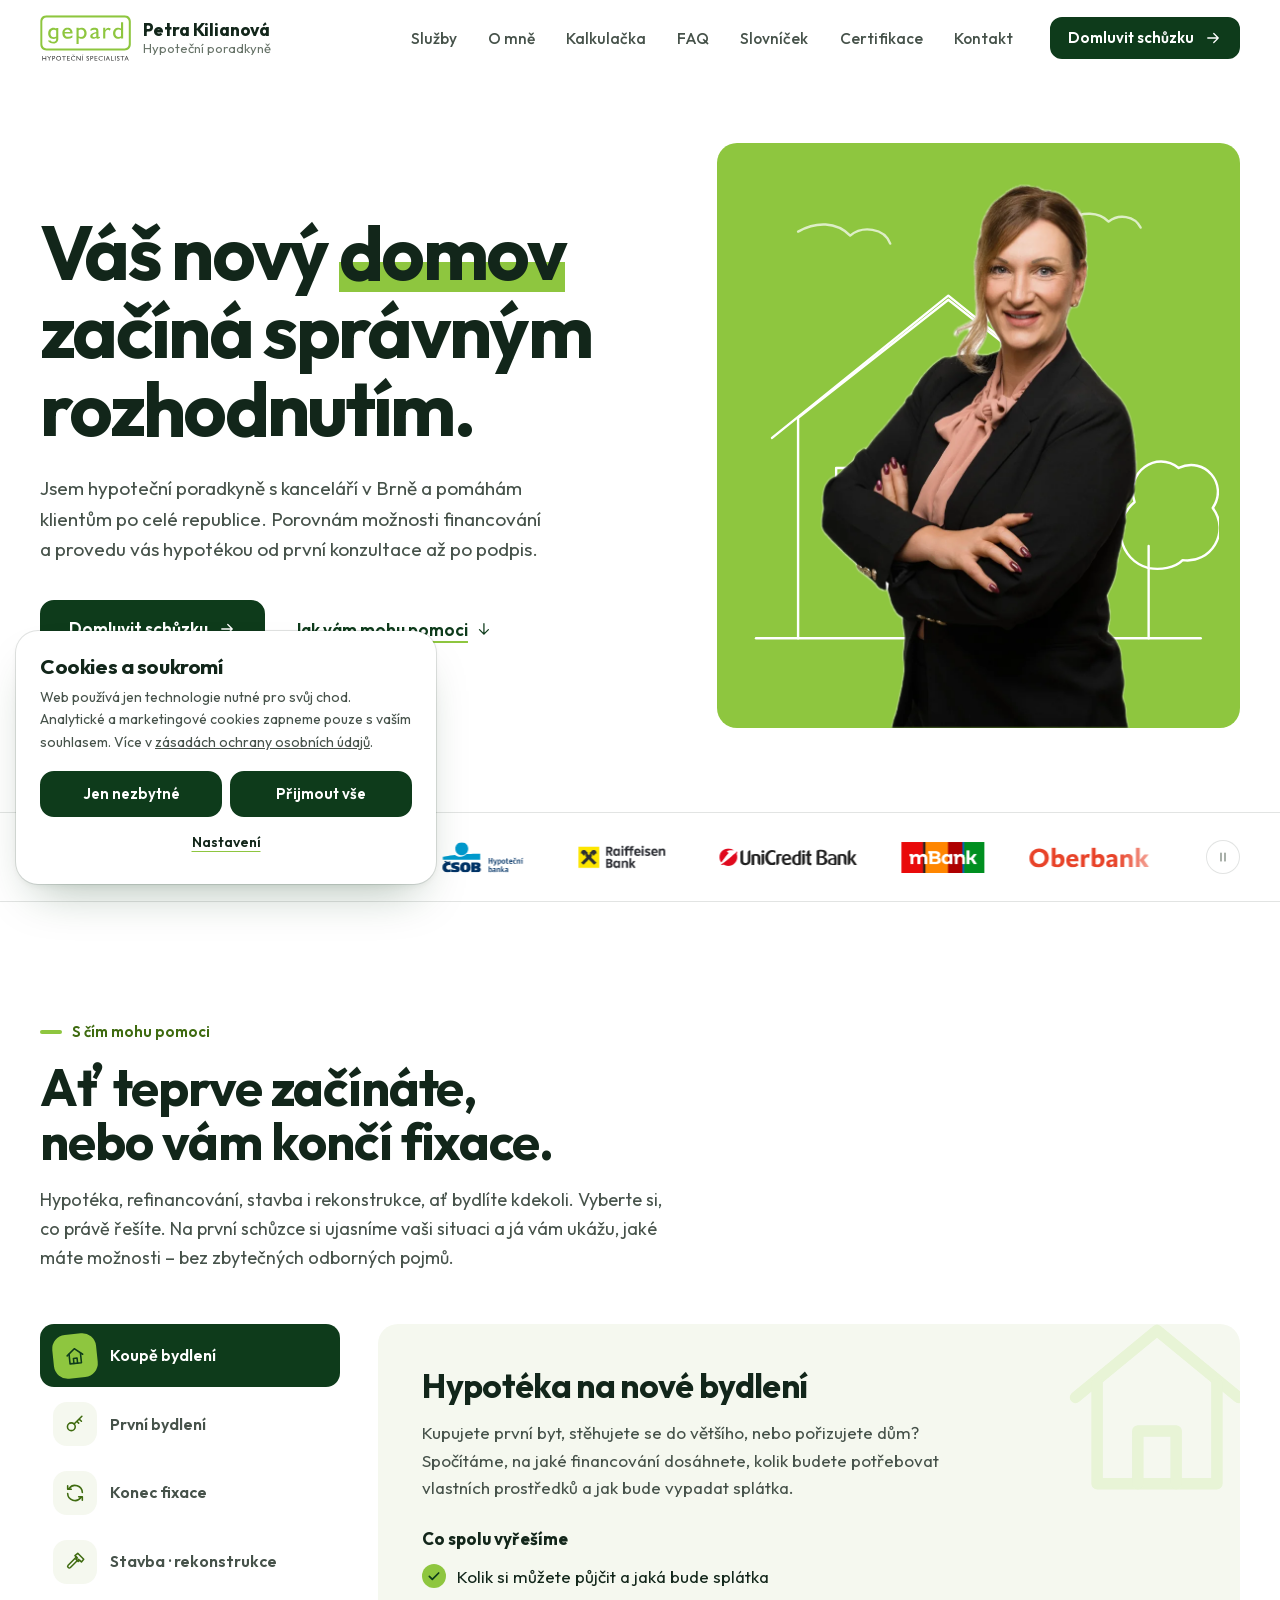
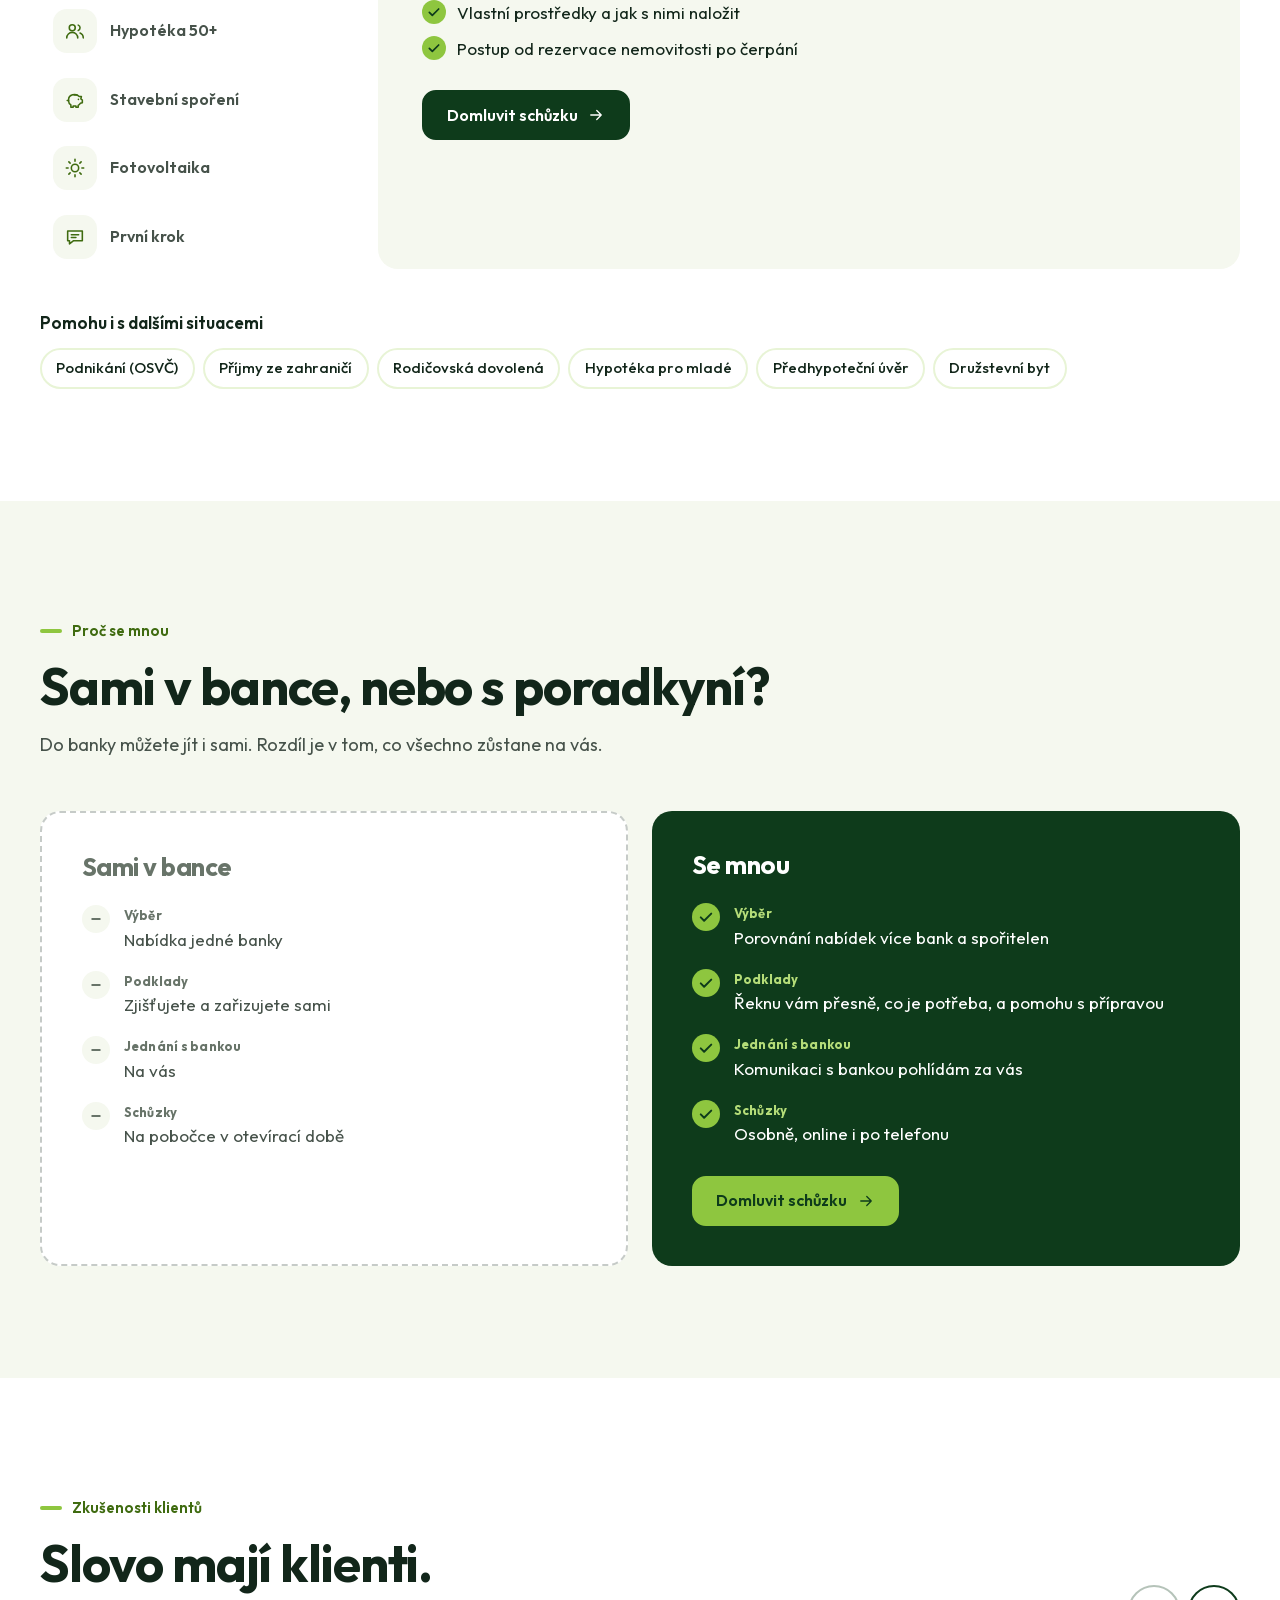
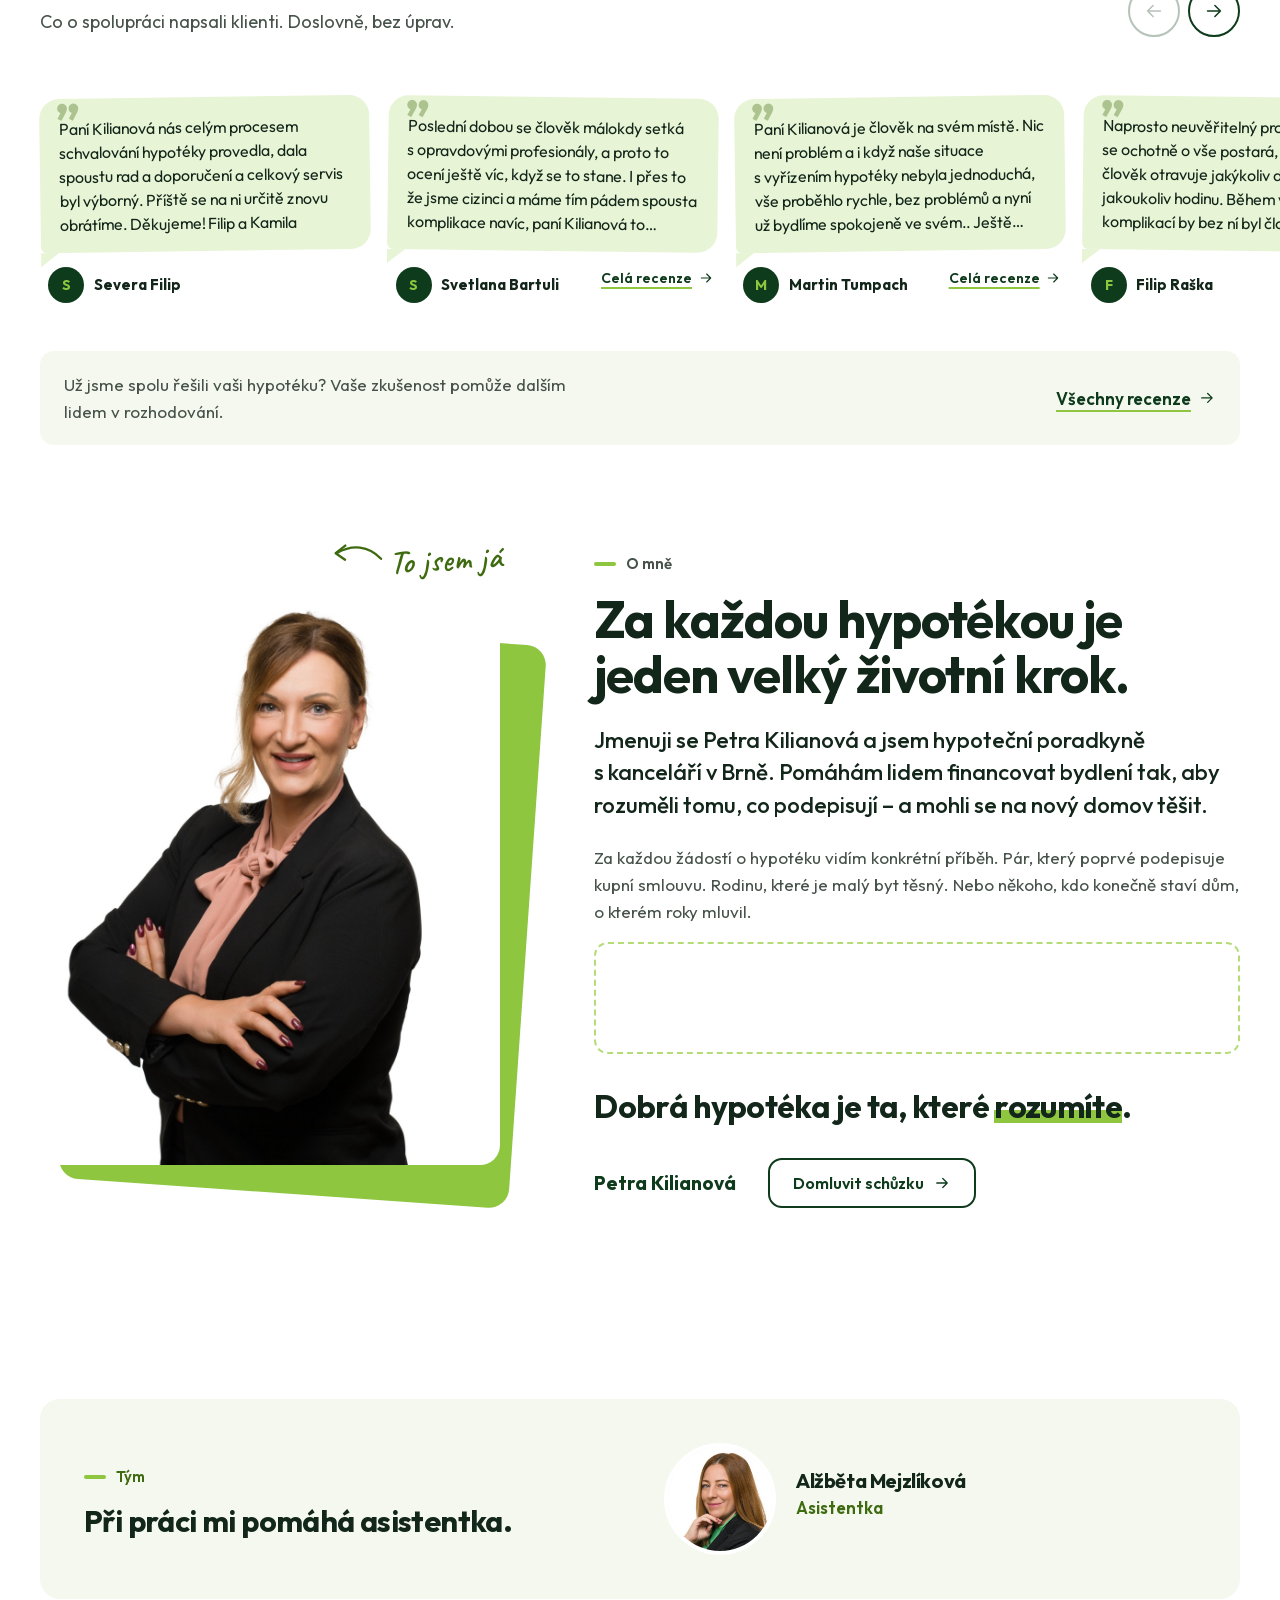
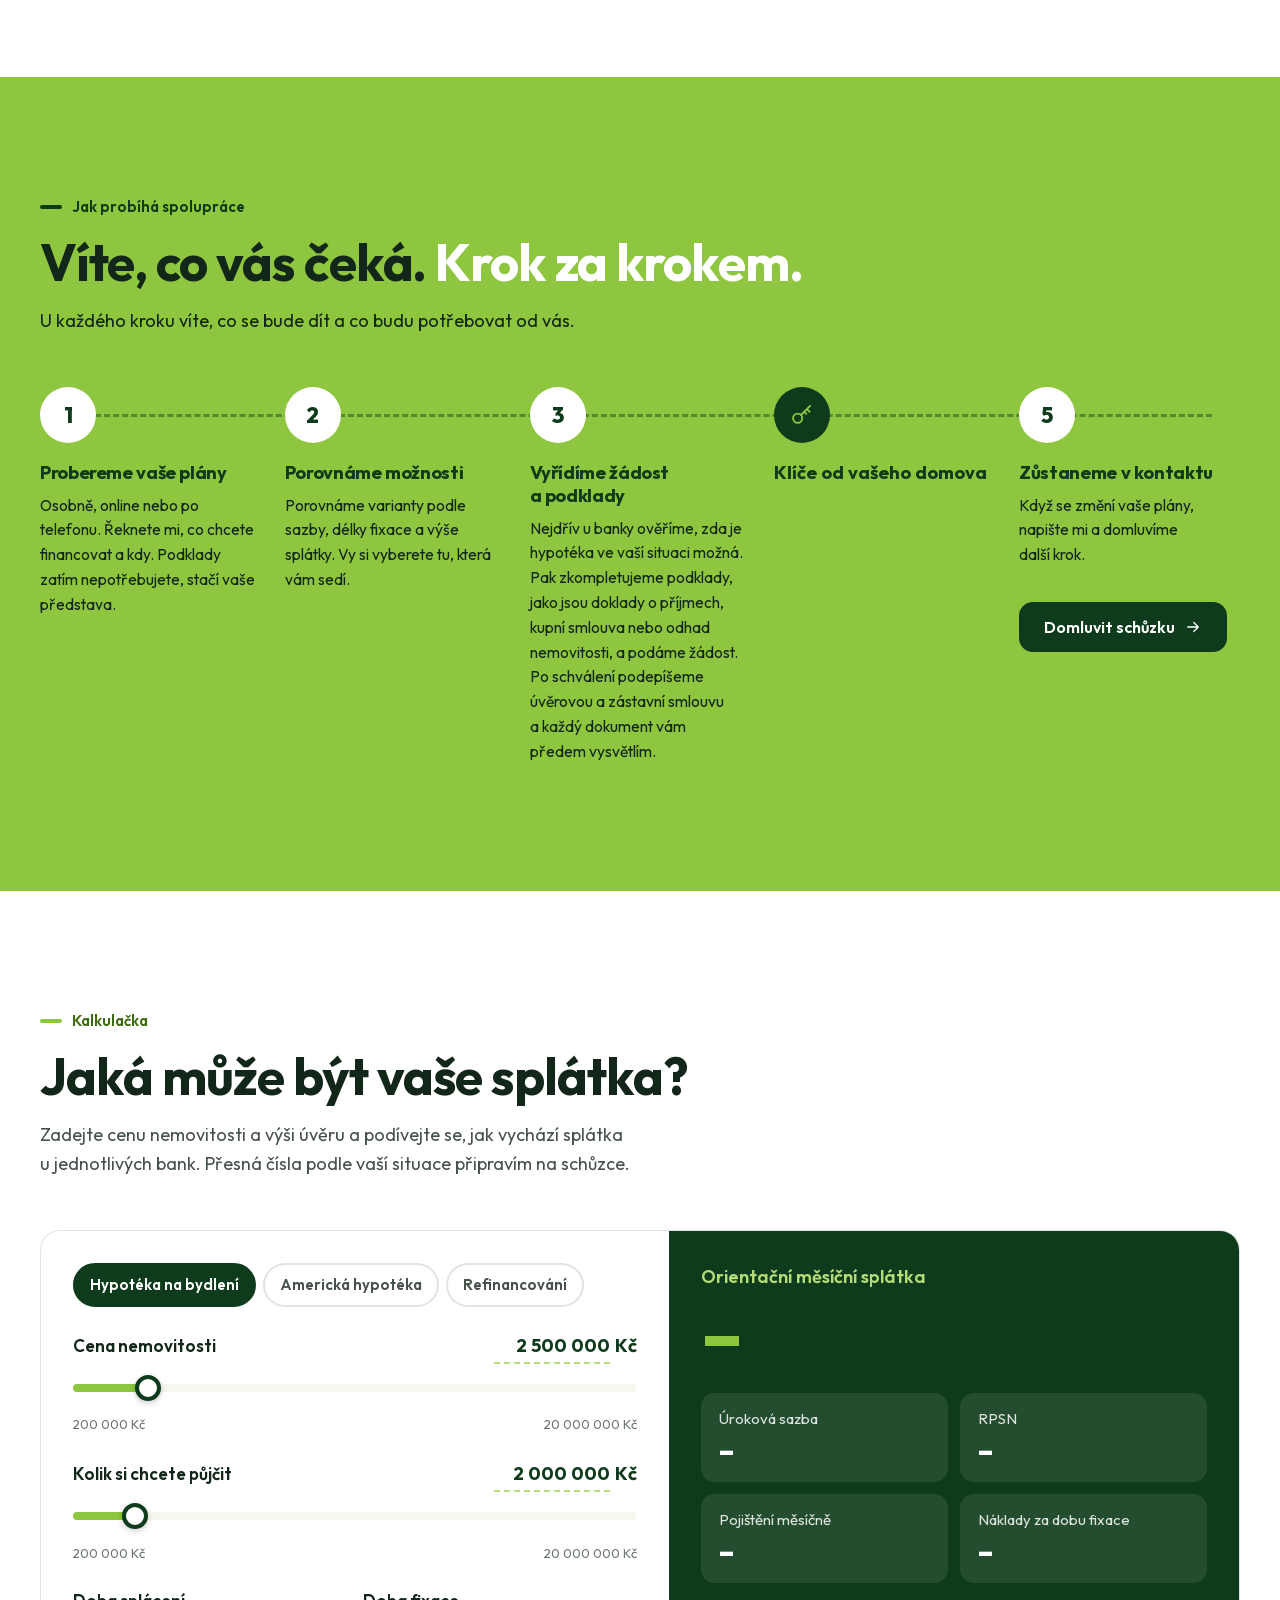
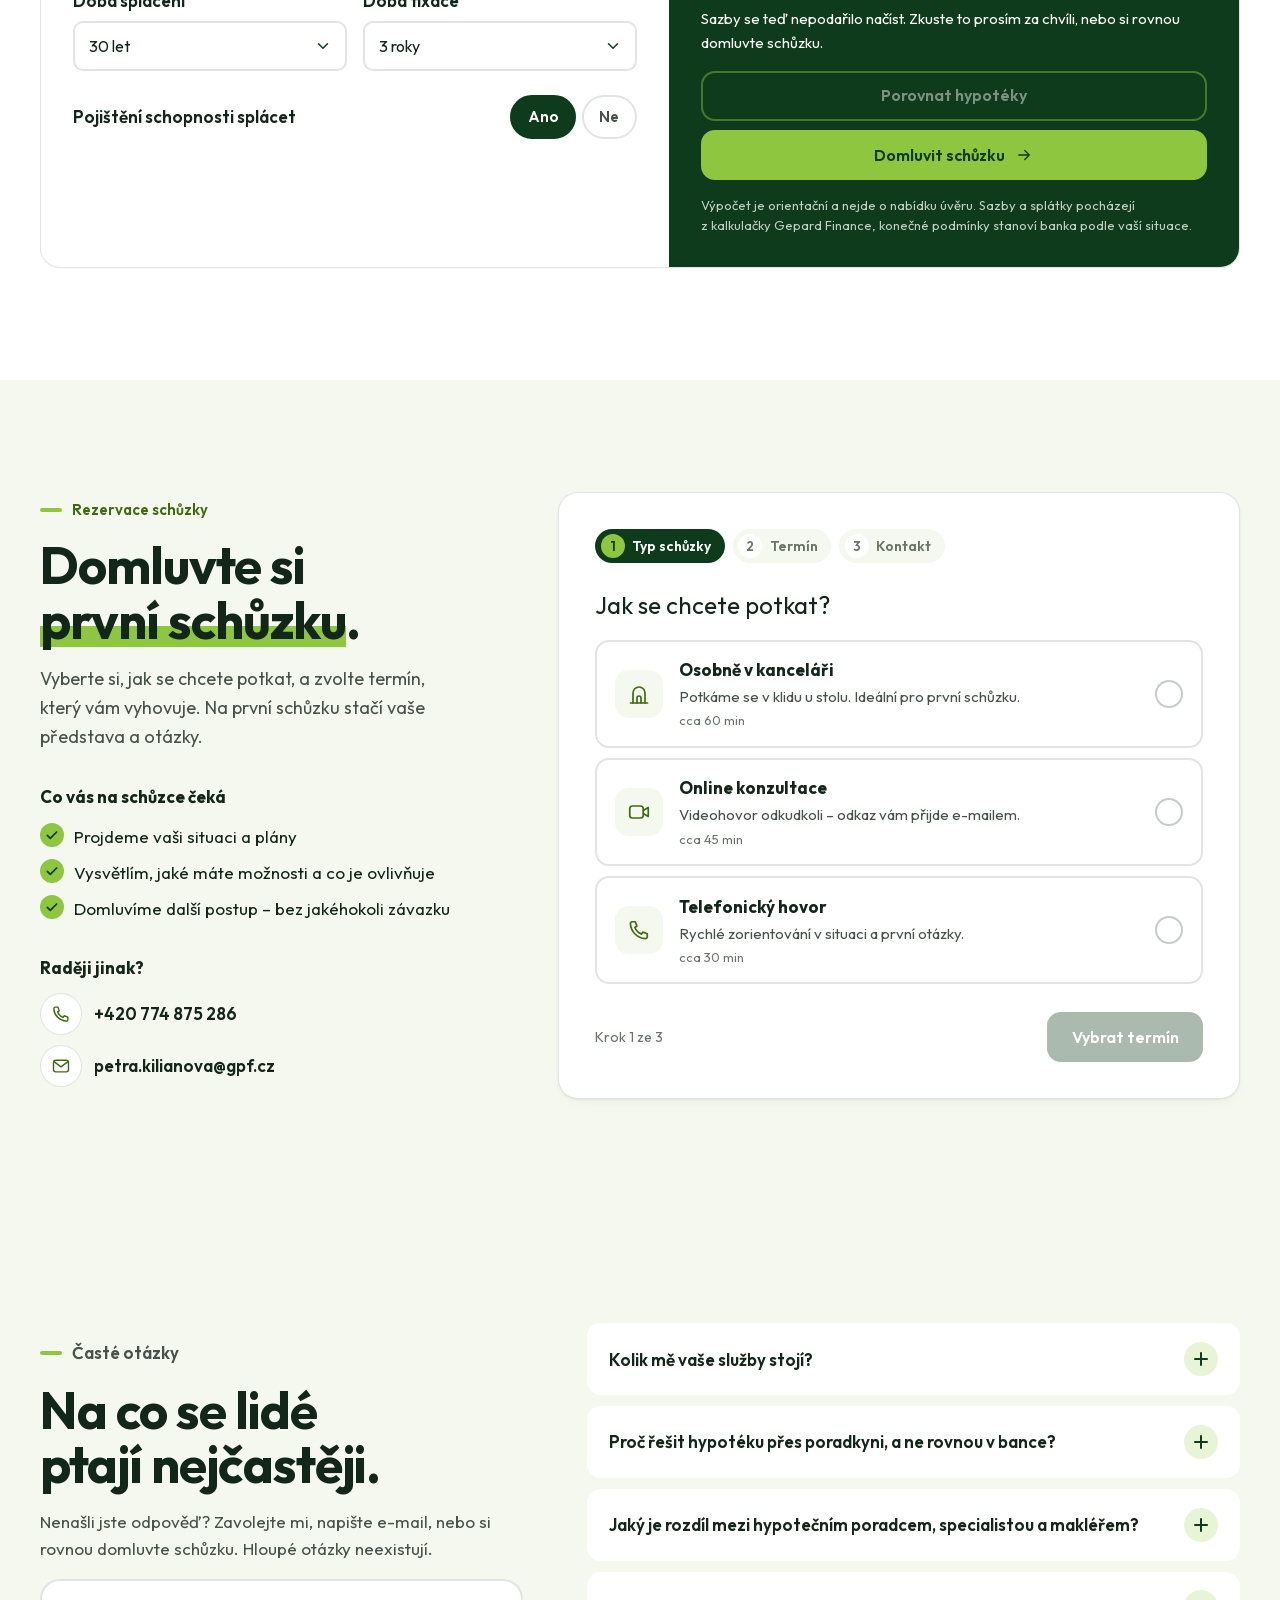
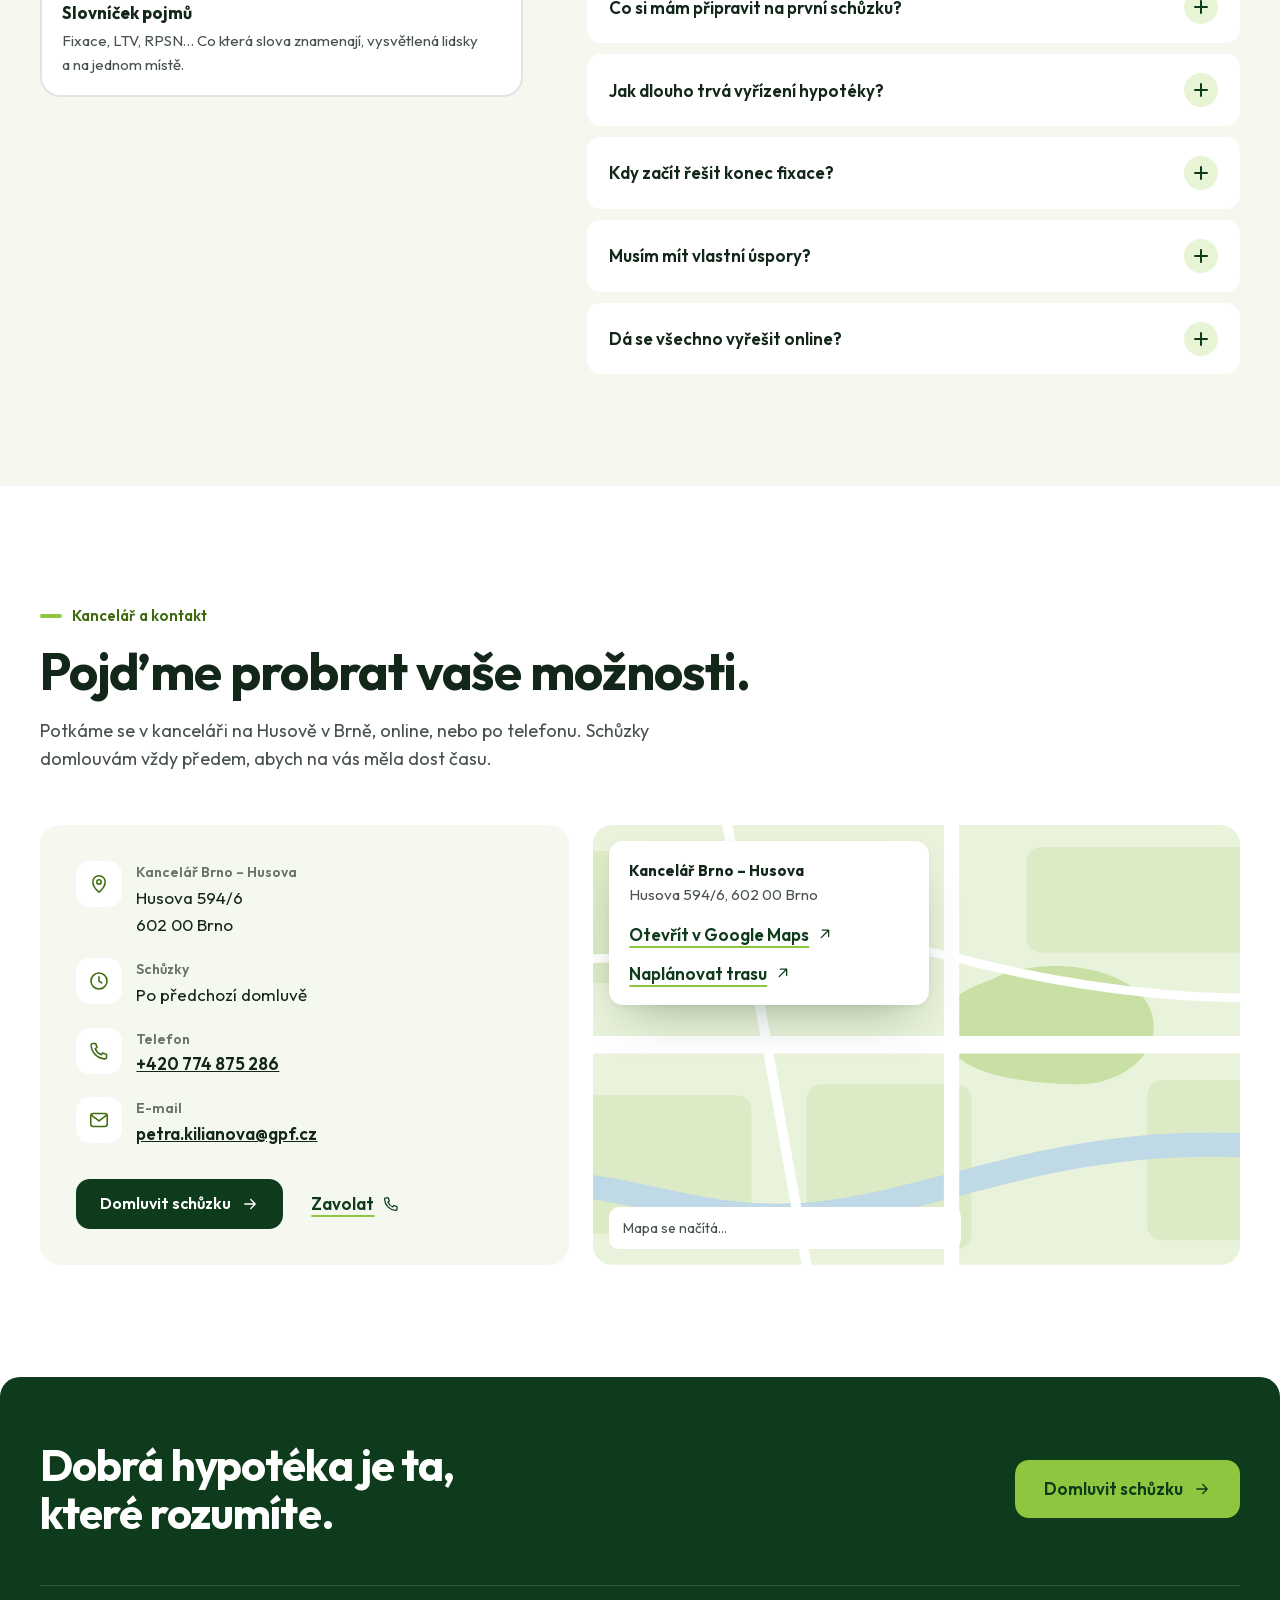
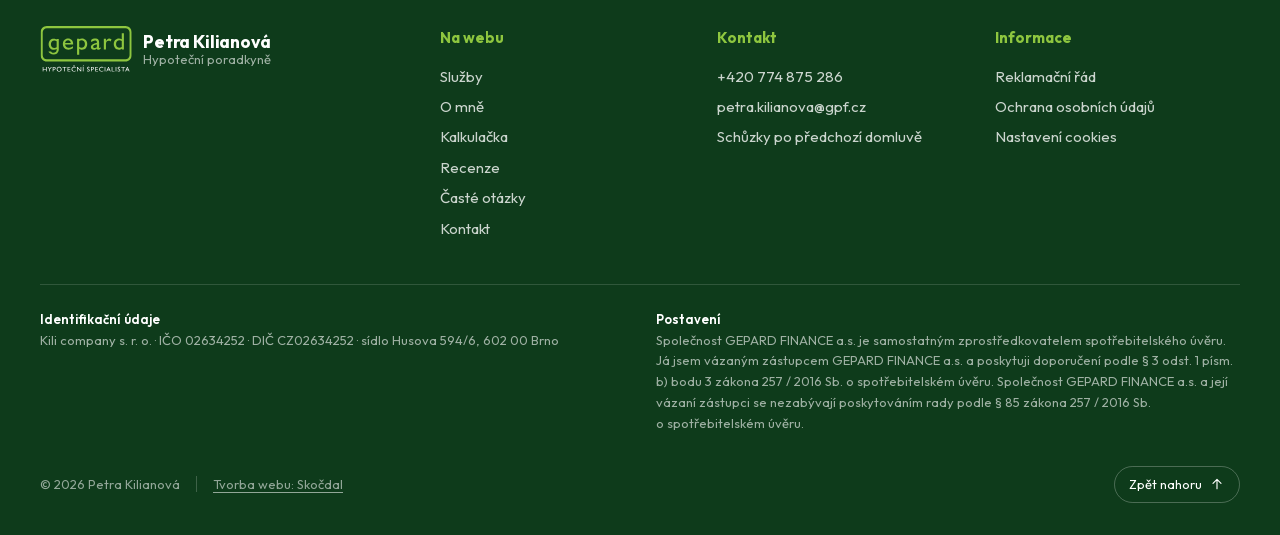
<file: index.html>
<!doctype html>
<html lang="cs">
	<head>
		<meta charset="utf-8" />
		<meta name="viewport" content="width=device-width, initial-scale=1, viewport-fit=cover" />
		<!-- seo-head:start -->
		<title>Petra Kilianová – hypoteční poradkyně</title>
		<meta
			name="description"
			content="Hypoteční poradkyně s kanceláří v Brně, pomáhám po celé ČR. Porovnám nabídky bank a provedu vás hypotékou i refinancováním. Osobně, online i po telefonu."
		/>
		<link rel="canonical" href="https://petaholec.github.io/petra-kilianova-web/" />

		<!-- Sdílení na sociálních sítích -->
		<meta property="og:type" content="website" />
		<meta property="og:locale" content="cs_CZ" />
		<meta property="og:url" content="https://petaholec.github.io/petra-kilianova-web/" />
		<meta property="og:site_name" content="Petra Kilianová" />
		<meta property="og:title" content="Petra Kilianová – hypoteční poradkyně" />
		<meta
			property="og:description"
			content="Hypoteční poradkyně s kanceláří v Brně, pomáhám po celé ČR. Porovnám nabídky bank a provedu vás hypotékou i refinancováním. Osobně, online i po telefonu."
		/>
		<meta name="twitter:card" content="summary" />

		<script type="application/ld+json">
			{
				"@context": "https://schema.org",
				"@graph": [
					{
						"@type": "FinancialService",
						"@id": "https://petaholec.github.io/petra-kilianova-web/#poradkyne",
						"name": "Petra Kilianová – hypoteční poradkyně",
						"description": "Hypoteční poradkyně s kanceláří v Brně, pomáhám po celé ČR. Porovnám nabídky bank a provedu vás hypotékou i refinancováním. Osobně, online i po telefonu.",
						"url": "https://petaholec.github.io/petra-kilianova-web/",
						"telephone": "+420774875286",
						"email": "petra.kilianova@gpf.cz",
						"brand": {
							"@type": "Brand",
							"name": "Gepard Finance"
						},
						"areaServed": {
							"@type": "Country",
							"name": "Česko"
						},
						"address": {
							"@type": "PostalAddress",
							"streetAddress": "Husova 594/6",
							"postalCode": "602 00",
							"addressLocality": "Brno",
							"addressCountry": "CZ"
						},
						"hasOfferCatalog": {
							"@type": "OfferCatalog",
							"name": "Služby",
							"itemListElement": [
								{
									"@type": "Offer",
									"itemOffered": {
										"@type": "Service",
										"name": "Hypotéka na nové bydlení",
										"description": "Kupujete první byt, stěhujete se do většího, nebo pořizujete dům? Spočítáme, na jaké financování dosáhnete, kolik budete potřebovat vlastních prostředků a jak bude vypadat splátka."
									}
								},
								{
									"@type": "Offer",
									"itemOffered": {
										"@type": "Service",
										"name": "Hypotéka na první bydlení",
										"description": "Chcete být konečně ve svém? Provedu vás celým procesem krok za krokem – od první úvahy přes výběr financování až po podpis a čerpání."
									}
								},
								{
									"@type": "Offer",
									"itemOffered": {
										"@type": "Service",
										"name": "Refinancování hypotéky",
										"description": "Blíží se konec fixace, nebo máte pocit, že vaše hypotéka už neodpovídá vašemu životu? Porovnáme nabídku vaší banky s dalšími možnostmi a společně zvážíme, co dává smysl."
									}
								},
								{
									"@type": "Offer",
									"itemOffered": {
										"@type": "Service",
										"name": "Financování stavby nebo rekonstrukce",
										"description": "Stavíte dům, nebo chcete z bytu udělat domov podle svých představ? Najdeme financování, které počítá s průběžným čerpáním, rozpočtem i tím, že ne všechno půjde přesně podle plánu."
									}
								},
								{
									"@type": "Offer",
									"itemOffered": {
										"@type": "Service",
										"name": "Hypotéka po padesátce",
										"description": "Pořizujete bydlení, rekonstruujete to současné, nebo chcete pomoci dětem? I v pozdějším věku se dá hypotéka řešit. Projdeme, jaké máte možnosti a co banky posuzují."
									}
								},
								{
									"@type": "Offer",
									"itemOffered": {
										"@type": "Service",
										"name": "Stavební spoření",
										"description": "Spořit na bydlení se dá i chytře, ať už na rekonstrukci, nebo jako doplněk financování. Vysvětlím, jak stavební spoření funguje a jestli se vám hodí."
									}
								},
								{
									"@type": "Offer",
									"itemOffered": {
										"@type": "Service",
										"name": "Financování fotovoltaiky",
										"description": "Chcete snížit náklady na energie a postavit si vlastní fotovoltaiku? Pomůžu vám zorientovat se v možnostech, jak ji financovat."
									}
								},
								{
									"@type": "Offer",
									"itemOffered": {
										"@type": "Service",
										"name": "Konzultace možností financování",
										"description": "Ještě nevíte, jestli je hypotéka pro vás, nebo kdy je ten správný čas? Projdeme vaši situaci a odejdete s jasnou představou, jaké máte možnosti a co udělat jako první."
									}
								}
							]
						}
					},
					{
						"@type": "Person",
						"name": "Petra Kilianová",
						"jobTitle": "Hypoteční poradkyně",
						"worksFor": {
							"@id": "https://petaholec.github.io/petra-kilianova-web/#poradkyne"
						}
					},
					{
						"@type": "FAQPage",
						"mainEntity": [
							{
								"@type": "Question",
								"name": "Kolik mě vaše služby stojí?",
								"acceptedAnswer": {
									"@type": "Answer",
									"text": "Vás nic. Mé služby jsou pro vás zdarma, odměnu mi platí banka."
								}
							},
							{
								"@type": "Question",
								"name": "Proč řešit hypotéku přes poradkyni, a ne rovnou v bance?",
								"acceptedAnswer": {
									"@type": "Answer",
									"text": "Uvidíte víc nabídek najednou a nemusíte obcházet jednotlivé banky. Pomohu vám s podklady, s komunikací s bankou i s tím, abyste rozuměli každé smlouvě. Rozhodnutí je vždy na vás."
								}
							},
							{
								"@type": "Question",
								"name": "Jaký je rozdíl mezi hypotečním poradcem, specialistou a makléřem?",
								"acceptedAnswer": {
									"@type": "Answer",
									"text": "V běžné řeči jde většinou o totéž: o člověka, který vám pomůže porovnat nabídky bank a vyřídit hypotéku. Důležitější než název je, kolik nabídek s vámi projde a jestli rozumíte tomu, co podepisujete."
								}
							},
							{
								"@type": "Question",
								"name": "Co si mám připravit na první schůzku?",
								"acceptedAnswer": {
									"@type": "Answer",
									"text": "Stačí představa o tom, co chcete financovat, a přehled o vašich příjmech a výdajích. Konkrétní doklady řešíme až v dalším kroku – dostanete ode mě přesný seznam."
								}
							},
							{
								"@type": "Question",
								"name": "Jak dlouho trvá vyřízení hypotéky?",
								"acceptedAnswer": {
									"@type": "Answer",
									"text": "Záleží na bance, typu nemovitosti a na tom, jak rychle se podaří připravit podklady. Obvykle počítejte s několika týdny. Odhad pro vaši situaci vám řeknu na první schůzce."
								}
							},
							{
								"@type": "Question",
								"name": "Kdy začít řešit konec fixace?",
								"acceptedAnswer": {
									"@type": "Answer",
									"text": "Ideálně několik měsíců předem. Budete mít čas porovnat nabídku své banky s dalšími možnostmi a v klidu se rozhodnout."
								}
							},
							{
								"@type": "Question",
								"name": "Musím mít vlastní úspory?",
								"acceptedAnswer": {
									"@type": "Answer",
									"text": "Banky obvykle financují jen část hodnoty nemovitosti, zbytek je potřeba pokrýt z vlastních zdrojů. Kolik to bude ve vašem případě a jaké máte možnosti, spočítáme spolu."
								}
							},
							{
								"@type": "Question",
								"name": "Dá se všechno vyřešit online?",
								"acceptedAnswer": {
									"@type": "Answer",
									"text": "Většinu kroků zvládneme online nebo po telefonu. Pokud dáváte přednost osobnímu setkání, potkáme se v kanceláři."
								}
							}
						]
					}
				]
			}
		</script>
		<!-- seo-head:end -->

		<meta name="theme-color" content="#FFFFFF" />

		<link rel="icon" href="assets/img/favicon.ico" sizes="16x16 32x32" />
		<link
			rel="preload"
			href="assets/fonts/outfit-var-latin.woff2"
			as="font"
			type="font/woff2"
			crossorigin
		/>
		<link rel="stylesheet" href="assets/css/styles.css?v=202611064" />

		<script>
			document.documentElement.classList.add('js');
		</script>

		<!-- Obsah (texty, kontakty, služby…) – upravujte v tomto souboru -->
		<script defer src="content/site.js?v=202611064"></script>

		<!-- Logika webu -->
		<script defer src="content/blog/posts.js"></script>
		<script defer src="assets/js/core.js?v=202611064"></script>
		<script defer src="assets/js/blog.js?v=202611064"></script>
		<script defer src="assets/js/consent.js?v=202611064"></script>
		<script defer src="assets/js/booking.js?v=202611064"></script>
		<script defer src="assets/js/app.js?v=202611064"></script>
	</head>
	<body data-page="home">
		<div data-render="header"></div>

		<main id="main" tabindex="-1">
			<!-- seo-main:start -->
			<div class="seo-static">
				<h1>Váš nový domov začíná správným rozhodnutím.</h1>
				<p>
					Jsem hypoteční poradkyně s kanceláří v Brně a pomáhám klientům po celé
					republice. Porovnám možnosti financování a provedu vás hypotékou od první
					konzultace až po podpis.
				</p>
				<h2>Ať teprve začínáte, nebo vám končí fixace.</h2>
				<p>
					Hypotéka, refinancování, stavba i rekonstrukce, ať bydlíte kdekoli. Vyberte si,
					co právě řešíte. Na první schůzce si ujasníme vaši situaci a já vám ukážu, jaké
					máte možnosti – bez zbytečných odborných pojmů.
				</p>
				<h3>Hypotéka na nové bydlení</h3>
				<p>
					Kupujete první byt, stěhujete se do většího, nebo pořizujete dům? Spočítáme, na
					jaké financování dosáhnete, kolik budete potřebovat vlastních prostředků a jak
					bude vypadat splátka.
				</p>
				<h3>Hypotéka na první bydlení</h3>
				<p>
					Chcete být konečně ve svém? Provedu vás celým procesem krok za krokem – od první
					úvahy přes výběr financování až po podpis a čerpání.
				</p>
				<h3>Refinancování hypotéky</h3>
				<p>
					Blíží se konec fixace, nebo máte pocit, že vaše hypotéka už neodpovídá vašemu
					životu? Porovnáme nabídku vaší banky s dalšími možnostmi a společně zvážíme, co
					dává smysl.
				</p>
				<h3>Financování stavby nebo rekonstrukce</h3>
				<p>
					Stavíte dům, nebo chcete z bytu udělat domov podle svých představ? Najdeme
					financování, které počítá s průběžným čerpáním, rozpočtem i tím, že ne všechno
					půjde přesně podle plánu.
				</p>
				<h3>Hypotéka po padesátce</h3>
				<p>
					Pořizujete bydlení, rekonstruujete to současné, nebo chcete pomoci dětem? I v
					pozdějším věku se dá hypotéka řešit. Projdeme, jaké máte možnosti a co banky
					posuzují.
				</p>
				<h3>Stavební spoření</h3>
				<p>
					Spořit na bydlení se dá i chytře, ať už na rekonstrukci, nebo jako doplněk
					financování. Vysvětlím, jak stavební spoření funguje a jestli se vám hodí.
				</p>
				<h3>Financování fotovoltaiky</h3>
				<p>
					Chcete snížit náklady na energie a postavit si vlastní fotovoltaiku? Pomůžu vám
					zorientovat se v možnostech, jak ji financovat.
				</p>
				<h3>Konzultace možností financování</h3>
				<p>
					Ještě nevíte, jestli je hypotéka pro vás, nebo kdy je ten správný čas? Projdeme
					vaši situaci a odejdete s jasnou představou, jaké máte možnosti a co udělat jako
					první.
				</p>
				<h2>Sami v bance, nebo s poradkyní?</h2>
				<p>Do banky můžete jít i sami. Rozdíl je v tom, co všechno zůstane na vás.</p>
				<h2>Za každou hypotékou je jeden velký životní krok.</h2>
				<p>
					Jmenuji se Petra Kilianová a jsem hypoteční poradkyně s kanceláří v Brně.
					Pomáhám lidem financovat bydlení tak, aby rozuměli tomu, co podepisují – a mohli
					se na nový domov těšit.
				</p>
				<p>
					Za každou žádostí o hypotéku vidím konkrétní příběh. Pár, který poprvé
					podepisuje kupní smlouvu. Rodinu, které je malý byt těsný. Nebo někoho, kdo
					konečně staví dům, o kterém roky mluvil.
				</p>
				<h2>Víte, co vás čeká. Krok za krokem.</h2>
				<ol>
					<li>Probereme vaše plány</li>
					<li>Porovnáme možnosti</li>
					<li>Vyřídíme žádost a podklady</li>
					<li>Zůstaneme v kontaktu</li>
				</ol>
				<h2>Na co se lidé ptají nejčastěji.</h2>
				<h3>Kolik mě vaše služby stojí?</h3>
				<p>Vás nic. Mé služby jsou pro vás zdarma, odměnu mi platí banka.</p>
				<h3>Proč řešit hypotéku přes poradkyni, a ne rovnou v bance?</h3>
				<p>
					Uvidíte víc nabídek najednou a nemusíte obcházet jednotlivé banky. Pomohu vám s
					podklady, s komunikací s bankou i s tím, abyste rozuměli každé smlouvě.
					Rozhodnutí je vždy na vás.
				</p>
				<h3>Jaký je rozdíl mezi hypotečním poradcem, specialistou a makléřem?</h3>
				<p>
					V běžné řeči jde většinou o totéž: o člověka, který vám pomůže porovnat nabídky
					bank a vyřídit hypotéku. Důležitější než název je, kolik nabídek s vámi projde a
					jestli rozumíte tomu, co podepisujete.
				</p>
				<h3>Co si mám připravit na první schůzku?</h3>
				<p>
					Stačí představa o tom, co chcete financovat, a přehled o vašich příjmech a
					výdajích. Konkrétní doklady řešíme až v dalším kroku – dostanete ode mě přesný
					seznam.
				</p>
				<h3>Jak dlouho trvá vyřízení hypotéky?</h3>
				<p>
					Záleží na bance, typu nemovitosti a na tom, jak rychle se podaří připravit
					podklady. Obvykle počítejte s několika týdny. Odhad pro vaši situaci vám řeknu
					na první schůzce.
				</p>
				<h3>Kdy začít řešit konec fixace?</h3>
				<p>
					Ideálně několik měsíců předem. Budete mít čas porovnat nabídku své banky s
					dalšími možnostmi a v klidu se rozhodnout.
				</p>
				<h3>Musím mít vlastní úspory?</h3>
				<p>
					Banky obvykle financují jen část hodnoty nemovitosti, zbytek je potřeba pokrýt z
					vlastních zdrojů. Kolik to bude ve vašem případě a jaké máte možnosti, spočítáme
					spolu.
				</p>
				<h3>Dá se všechno vyřešit online?</h3>
				<p>
					Většinu kroků zvládneme online nebo po telefonu. Pokud dáváte přednost osobnímu
					setkání, potkáme se v kanceláři.
				</p>
				<h2>Pojďme probrat vaše možnosti.</h2>
				<p>
					Kancelář Brno – Husova, Husova 594/6, 602 00 Brno. Telefon:
					<a href="tel:+420774875286">+420 774 875 286</a>, e-mail:
					<a href="mailto:petra.kilianova@gpf.cz">petra.kilianova@gpf.cz</a>.
				</p>
				<p>
					<a href="recenze">Recenze klientů</a> ·
					<a href="slovnicek">Slovníček hypotečních pojmů</a>
				</p>
			</div>
			<!-- seo-main:end -->
			<noscript>
				<p class="noscript">Pro zobrazení webu prosím povolte JavaScript.</p>
			</noscript>
		</main>

		<div data-render="footer"></div>
	</body>
</html>
</file>
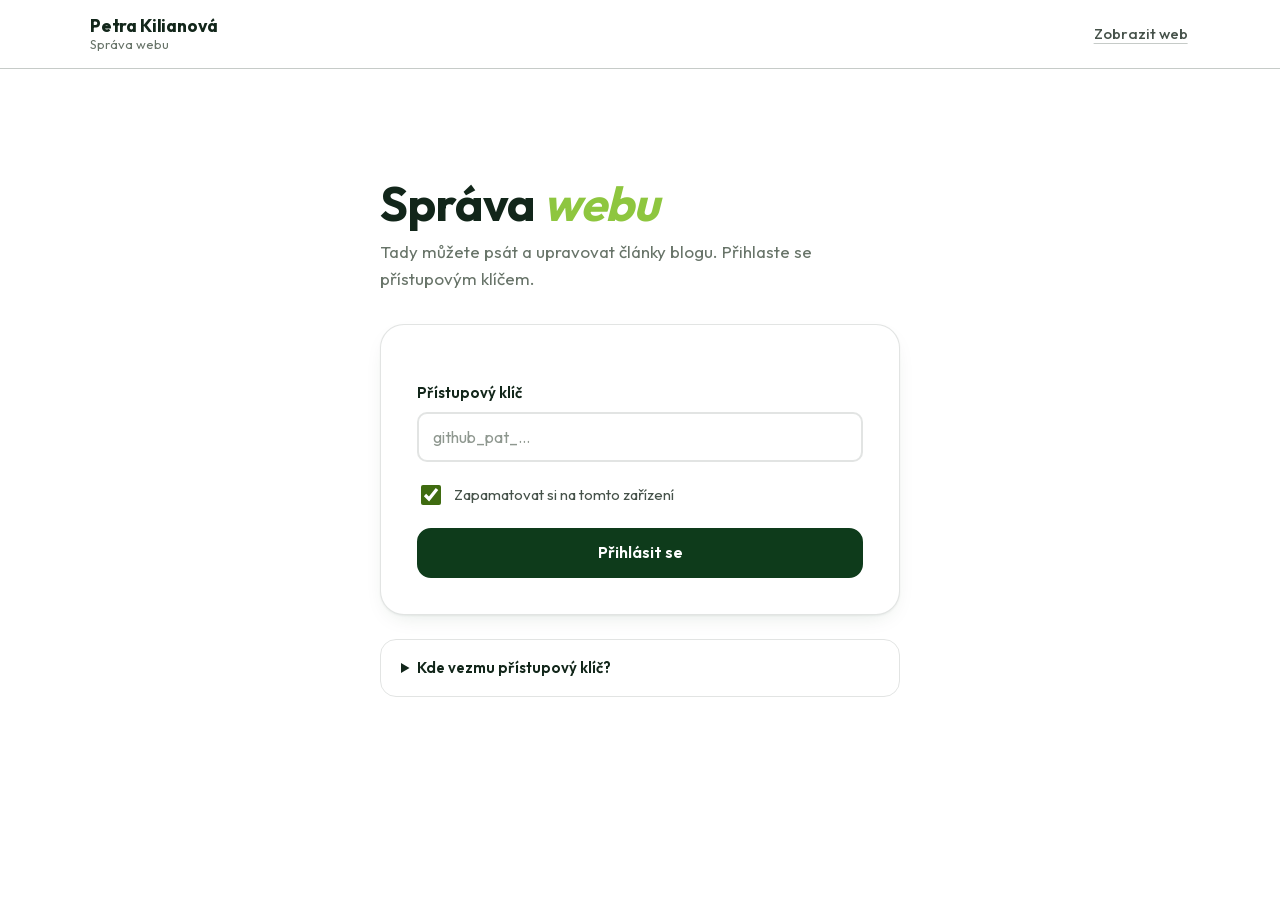
<file: admin.html>
<!doctype html>
<html lang="cs">
	<head>
		<meta charset="utf-8" />
		<meta name="viewport" content="width=device-width, initial-scale=1, viewport-fit=cover" />
		<title>Petra Kilianová – správa webu</title>
		<meta name="robots" content="noindex, nofollow" />
		<meta name="theme-color" content="#FFFFFF" />
		<link rel="icon" href="assets/img/favicon.ico" sizes="16x16 32x32" />
		<link
			rel="preload"
			href="assets/fonts/outfit-var-latin.woff2"
			as="font"
			type="font/woff2"
			crossorigin
		/>
		<link rel="stylesheet" href="assets/css/styles.css?v=202611064" />
		<link rel="stylesheet" href="assets/css/admin.css?v=202611064" />
		<script>
			document.documentElement.classList.add('js');
		</script>
		<script defer src="content/site.js?v=202611064"></script>
		<script defer src="assets/js/core.js?v=202611064"></script>
		<script defer src="assets/js/blog.js?v=202611064"></script>
		<script defer src="assets/js/admin.js?v=202611064"></script>
	</head>
	<body data-page="admin">
		<div id="app">
			<noscript><p class="noscript">Pro správu webu prosím povolte JavaScript.</p></noscript>
		</div>
	</body>
</html>
</file>
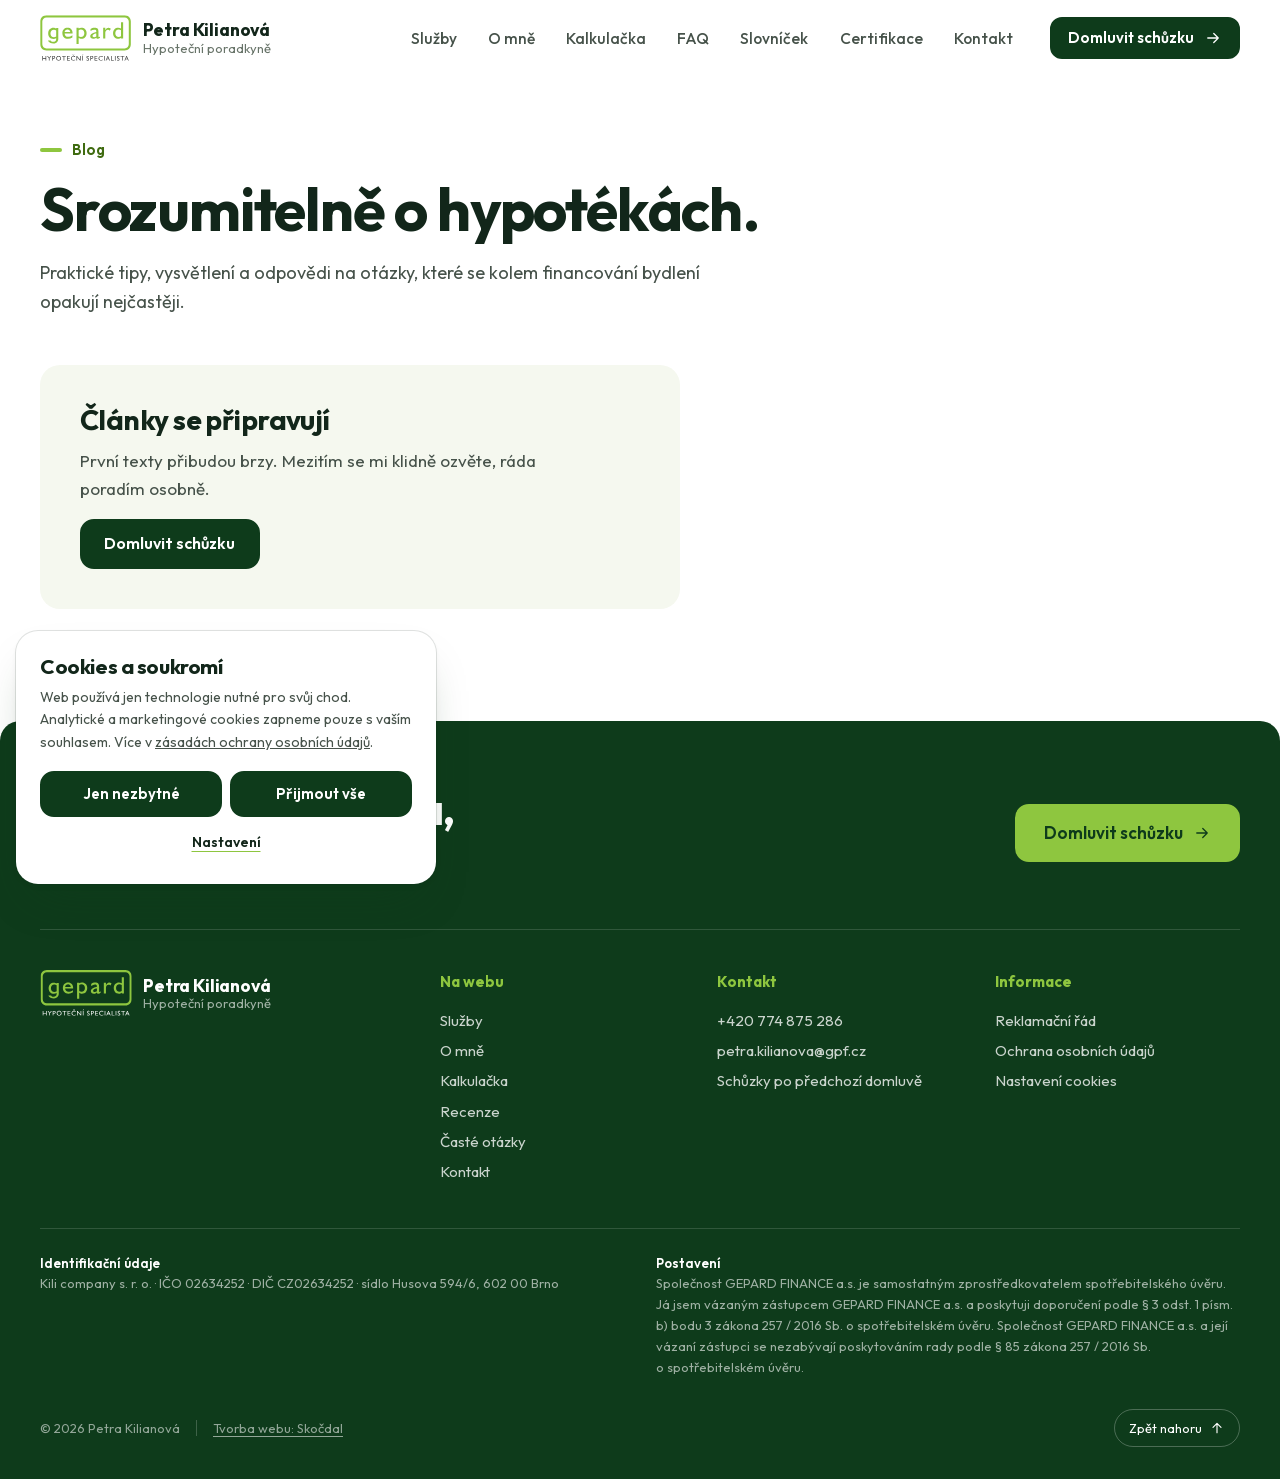
<file: blog.html>
<!doctype html>
<html lang="cs">
	<head>
		<meta charset="utf-8" />
		<meta name="viewport" content="width=device-width, initial-scale=1, viewport-fit=cover" />
		<title>Petra Kilianová – blog</title>
		<meta
			name="description"
			content="Tipy, vysvětlení a odpovědi na časté otázky kolem hypoték a financování bydlení."
		/>
		<link rel="canonical" href="https://petaholec.github.io/petra-kilianova-web/blog" />
		<meta name="theme-color" content="#FFFFFF" />
		<link rel="icon" href="assets/img/favicon.ico" sizes="16x16 32x32" />
		<link
			rel="preload"
			href="assets/fonts/outfit-var-latin.woff2"
			as="font"
			type="font/woff2"
			crossorigin
		/>
		<link rel="stylesheet" href="assets/css/styles.css?v=202611064" />
		<script>
			document.documentElement.classList.add('js');
		</script>
		<script defer src="content/site.js?v=202611064"></script>
		<script defer src="content/blog/posts.js"></script>
		<script defer src="assets/js/core.js?v=202611064"></script>
		<script defer src="assets/js/blog.js?v=202611064"></script>
		<script defer src="assets/js/consent.js?v=202611064"></script>
		<script defer src="assets/js/booking.js?v=202611064"></script>
		<script defer src="assets/js/app.js?v=202611064"></script>
	</head>
	<body data-page="blog">
		<div data-render="header"></div>

		<main id="main" tabindex="-1">
			<noscript>
				<p class="noscript">Pro zobrazení webu prosím povolte JavaScript.</p>
			</noscript>
		</main>

		<div data-render="footer"></div>
	</body>
</html>
</file>
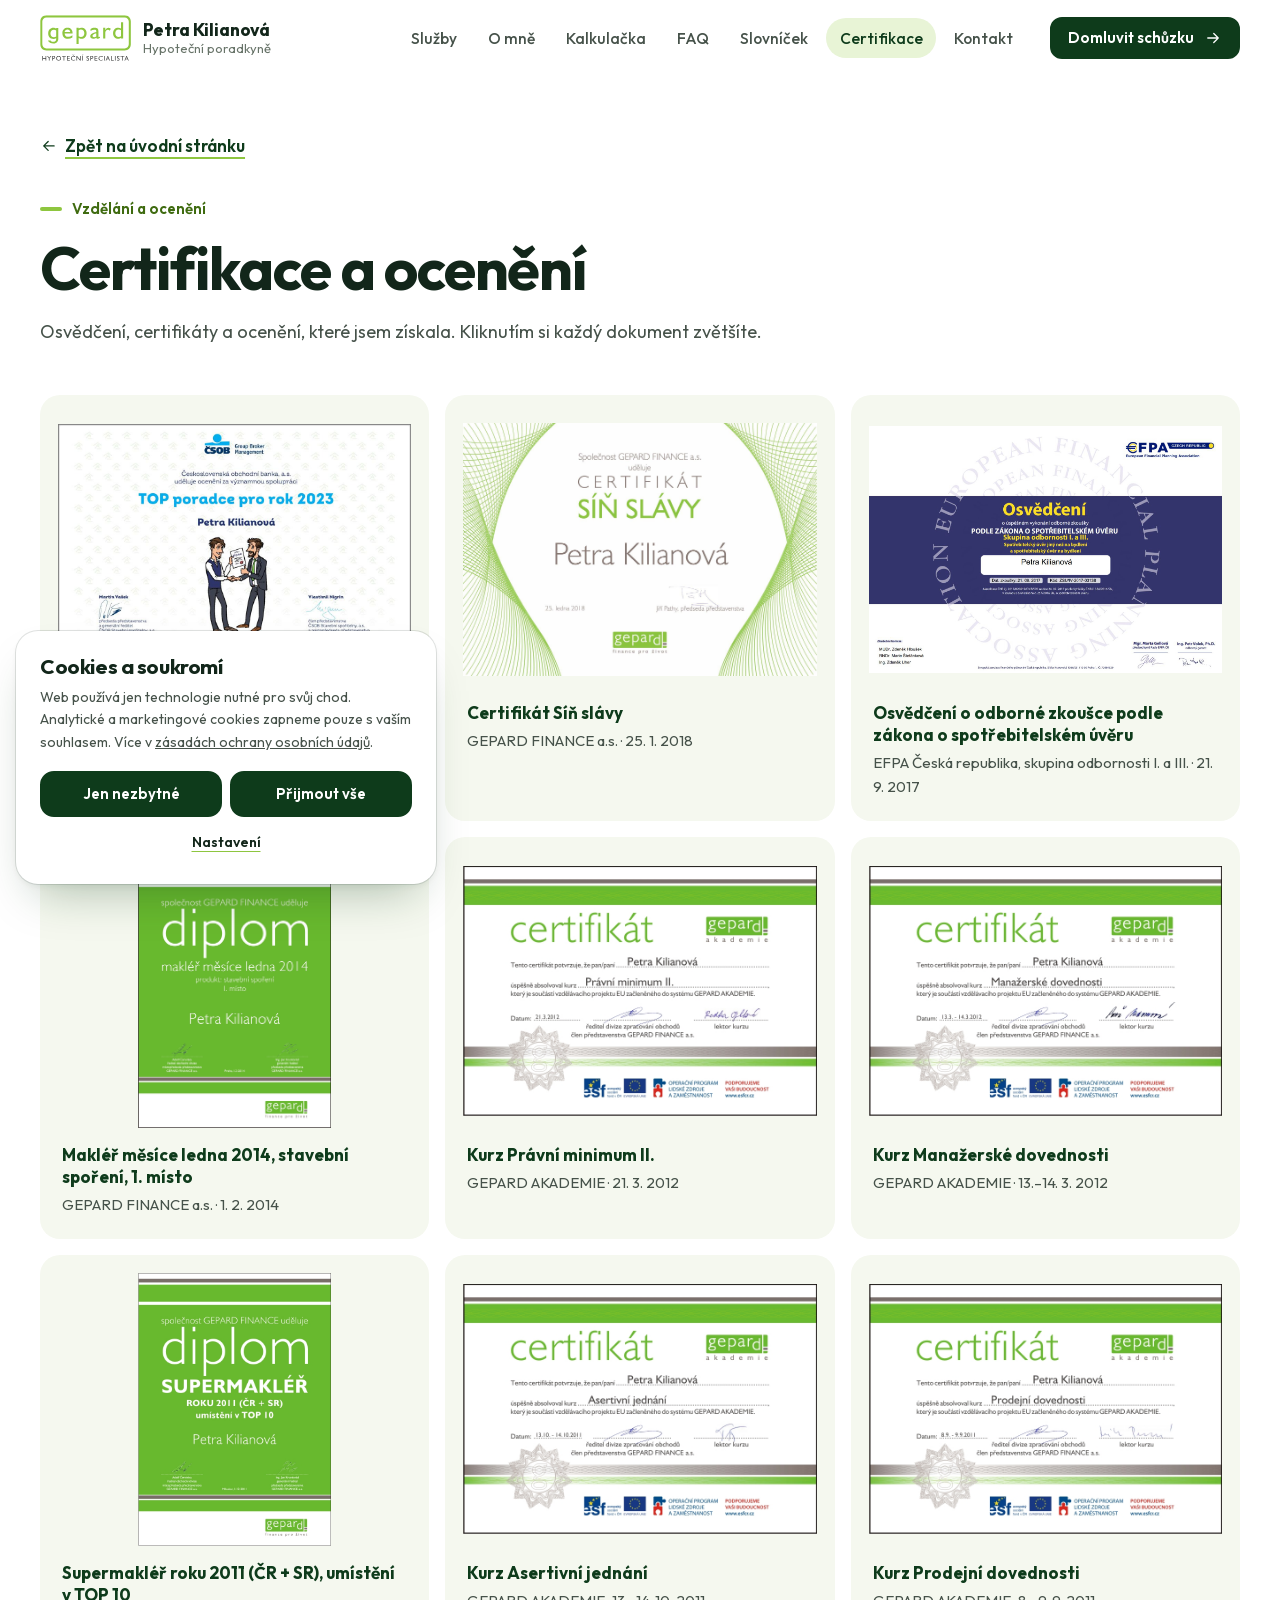
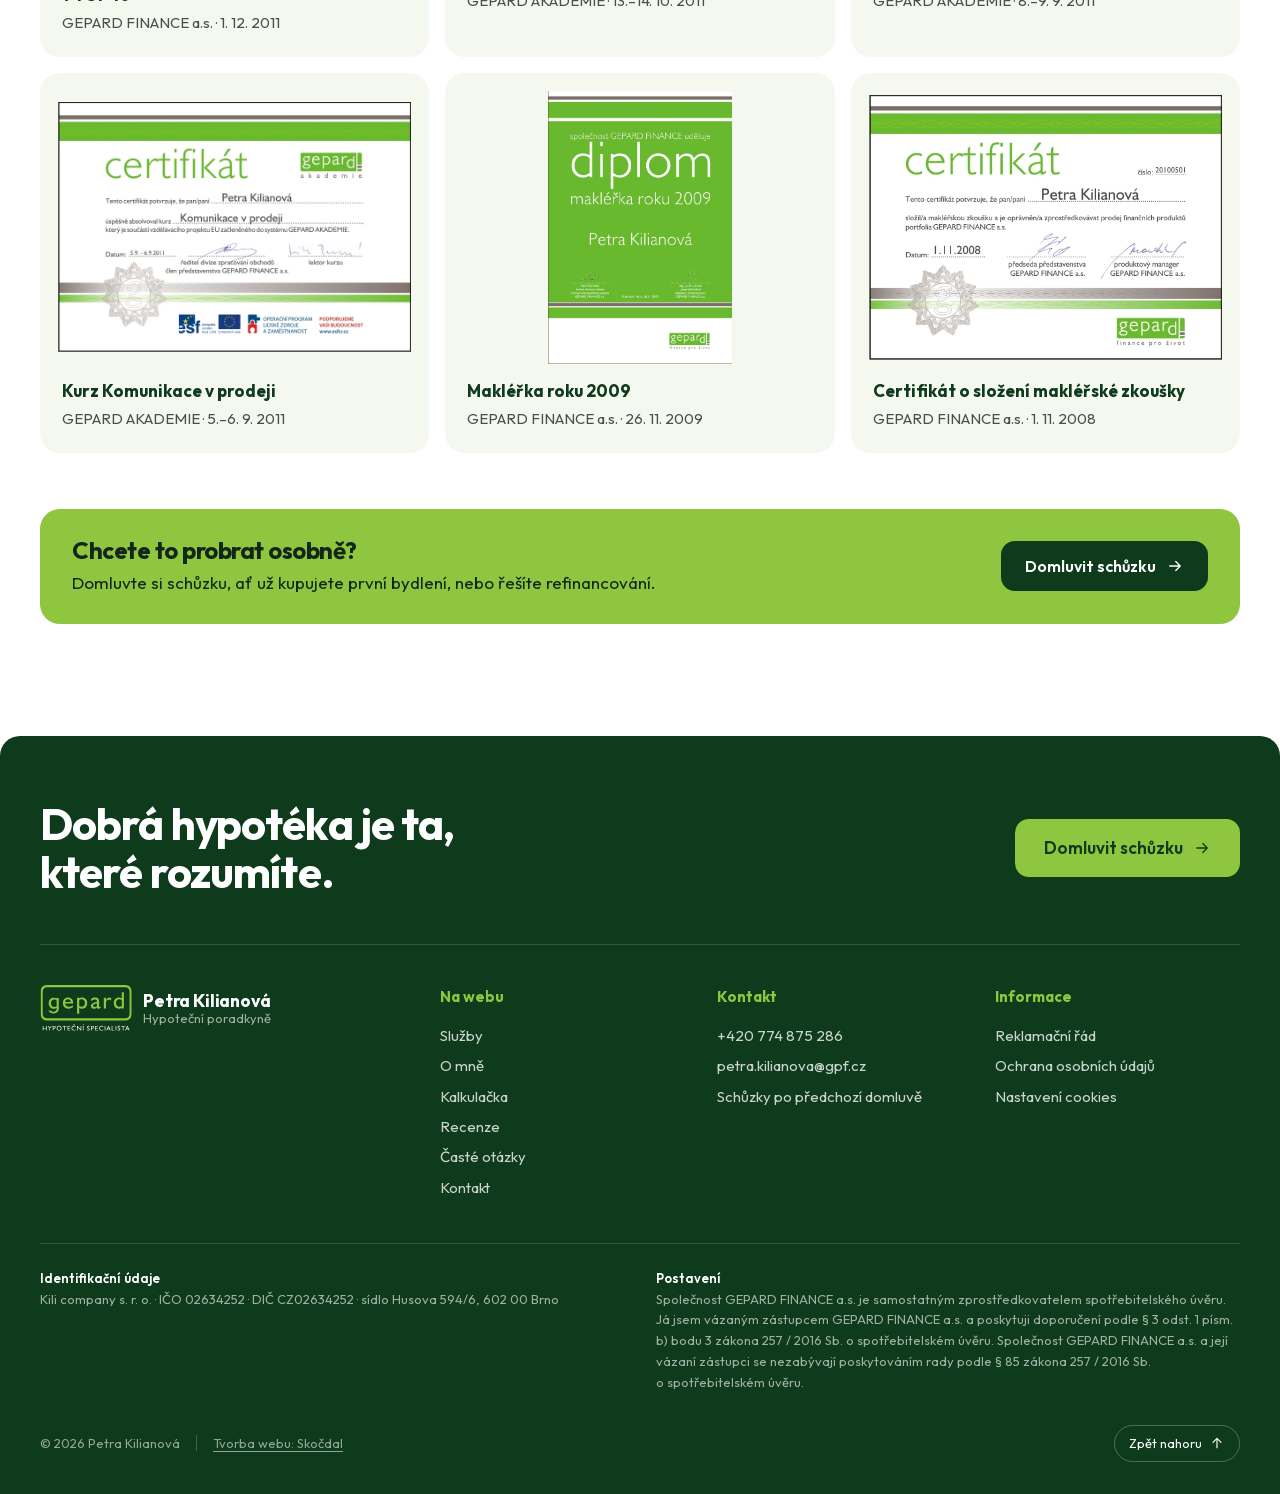
<file: certifikace.html>
<!doctype html>
<html lang="cs">
	<head>
		<meta charset="utf-8" />
		<meta name="viewport" content="width=device-width, initial-scale=1, viewport-fit=cover" />
		<title>Petra Kilianová – certifikace</title>
		<meta
			name="description"
			content="Osvědčení o odborné zkoušce, certifikáty a ocenění hypoteční poradkyně Petry Kilianové na jednom místě."
		/>
		<link rel="canonical" href="https://petaholec.github.io/petra-kilianova-web/certifikace" />
		<meta name="theme-color" content="#FFFFFF" />
		<link rel="icon" href="assets/img/favicon.ico" sizes="16x16 32x32" />
		<link
			rel="preload"
			href="assets/fonts/outfit-var-latin.woff2"
			as="font"
			type="font/woff2"
			crossorigin
		/>
		<link rel="stylesheet" href="assets/css/styles.css?v=202611064" />
		<script>
			document.documentElement.classList.add('js');
		</script>
		<script defer src="content/site.js?v=202611064"></script>
		<script defer src="content/blog/posts.js"></script>
		<script defer src="assets/js/core.js?v=202611064"></script>
		<script defer src="assets/js/blog.js?v=202611064"></script>
		<script defer src="assets/js/consent.js?v=202611064"></script>
		<script defer src="assets/js/booking.js?v=202611064"></script>
		<script defer src="assets/js/app.js?v=202611064"></script>
	</head>
	<body data-page="certifications">
		<div data-render="header"></div>

		<main id="main" tabindex="-1">
			<noscript>
				<p class="noscript">Pro zobrazení webu prosím povolte JavaScript.</p>
			</noscript>
		</main>

		<div data-render="footer"></div>
	</body>
</html>
</file>
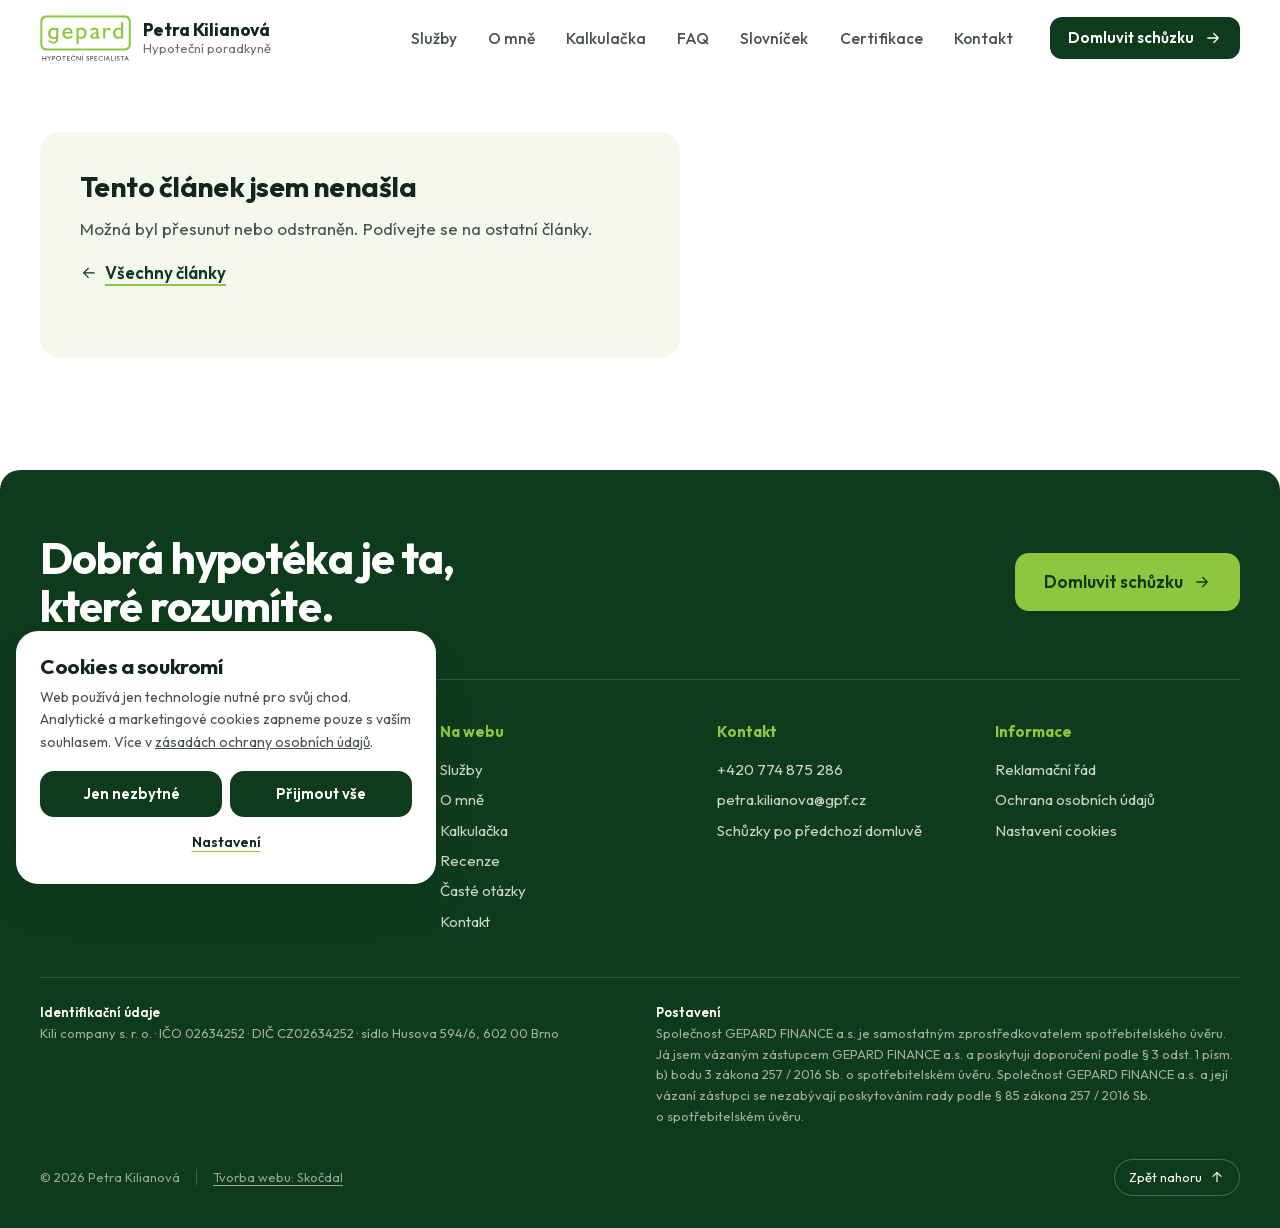
<file: clanek.html>
<!doctype html>
<html lang="cs">
	<head>
		<meta charset="utf-8" />
		<meta name="viewport" content="width=device-width, initial-scale=1, viewport-fit=cover" />
		<title>Petra Kilianová – článek</title>
		<meta name="description" content="Článek z blogu o hypotékách a financování bydlení." />
		<meta name="theme-color" content="#FFFFFF" />
		<link rel="icon" href="assets/img/favicon.ico" sizes="16x16 32x32" />
		<link
			rel="preload"
			href="assets/fonts/outfit-var-latin.woff2"
			as="font"
			type="font/woff2"
			crossorigin
		/>
		<link rel="stylesheet" href="assets/css/styles.css?v=202611064" />
		<script>
			document.documentElement.classList.add('js');
		</script>
		<script defer src="content/site.js?v=202611064"></script>
		<script defer src="content/blog/posts.js"></script>
		<script defer src="assets/js/core.js?v=202611064"></script>
		<script defer src="assets/js/blog.js?v=202611064"></script>
		<script defer src="assets/js/consent.js?v=202611064"></script>
		<script defer src="assets/js/booking.js?v=202611064"></script>
		<script defer src="assets/js/app.js?v=202611064"></script>
	</head>
	<body data-page="post">
		<div data-render="header"></div>

		<main id="main" tabindex="-1">
			<noscript>
				<p class="noscript">Pro zobrazení webu prosím povolte JavaScript.</p>
			</noscript>
		</main>

		<div data-render="footer"></div>
	</body>
</html>
</file>
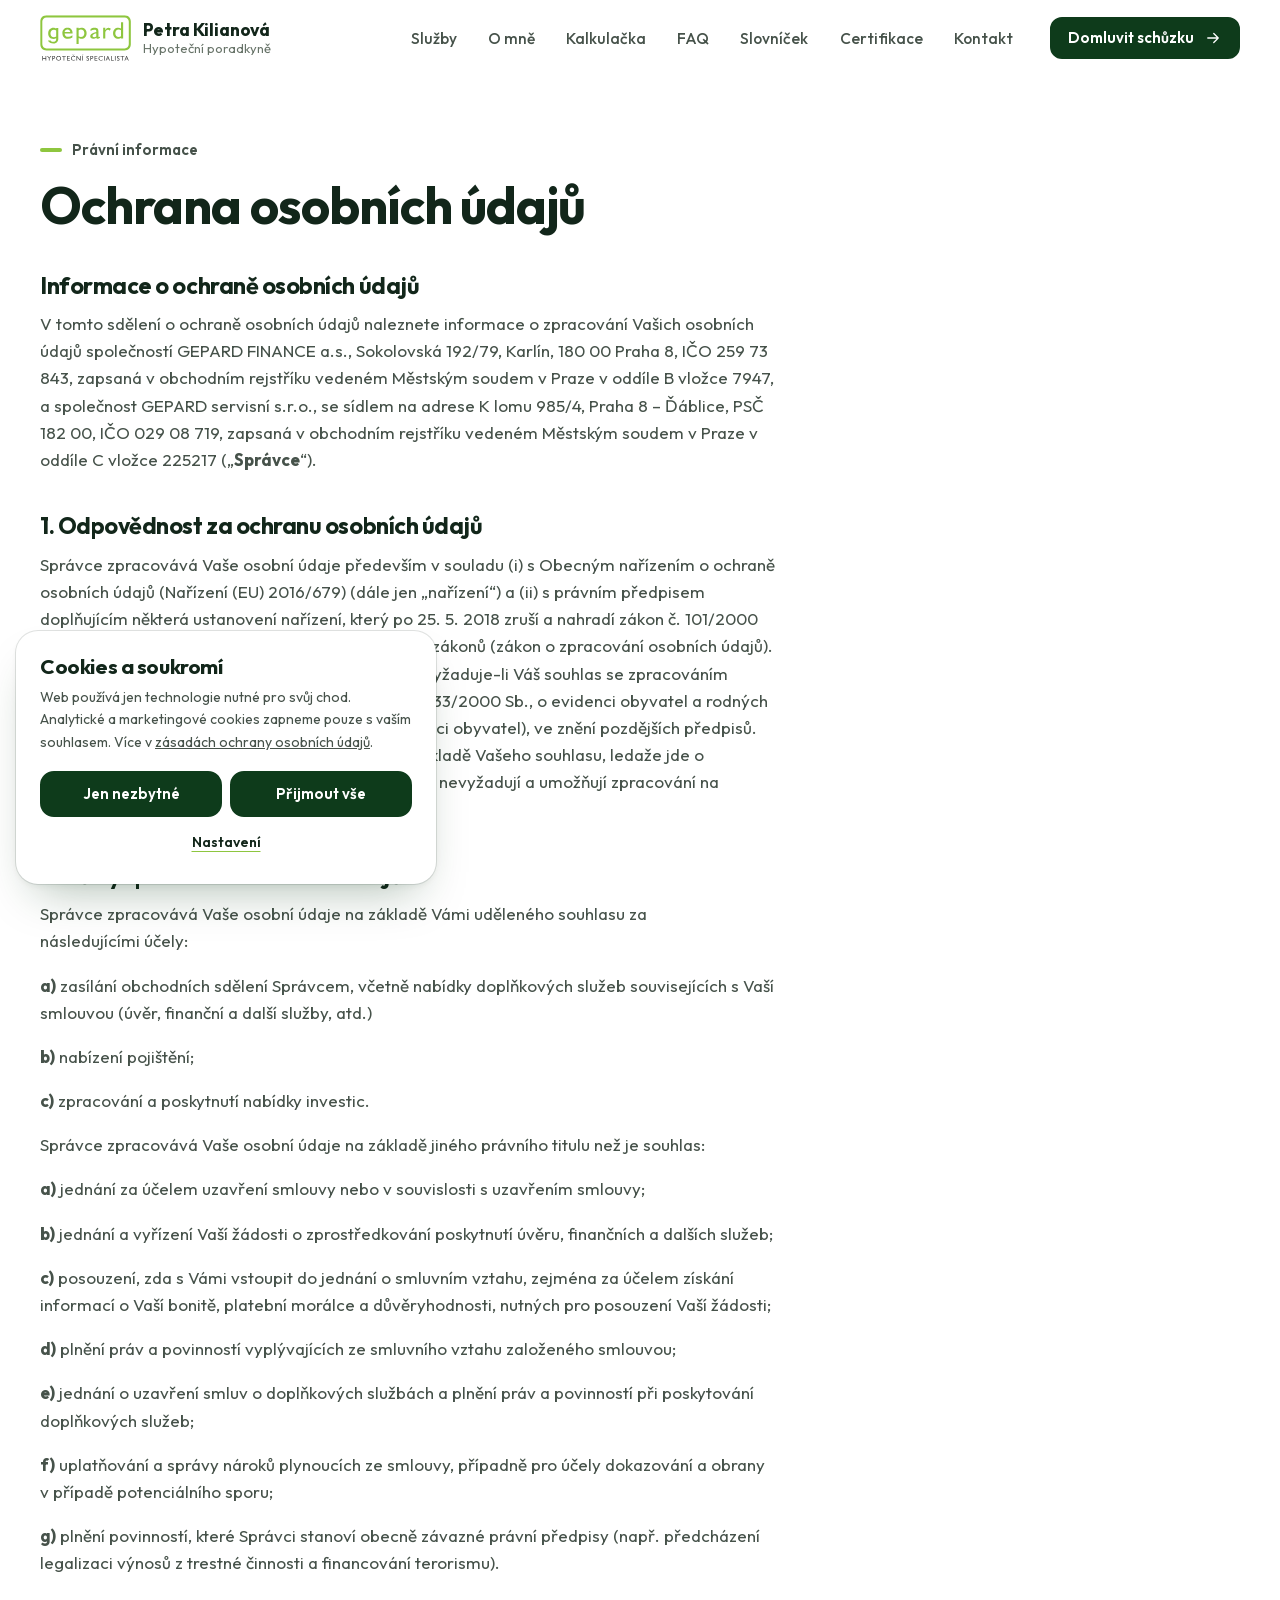
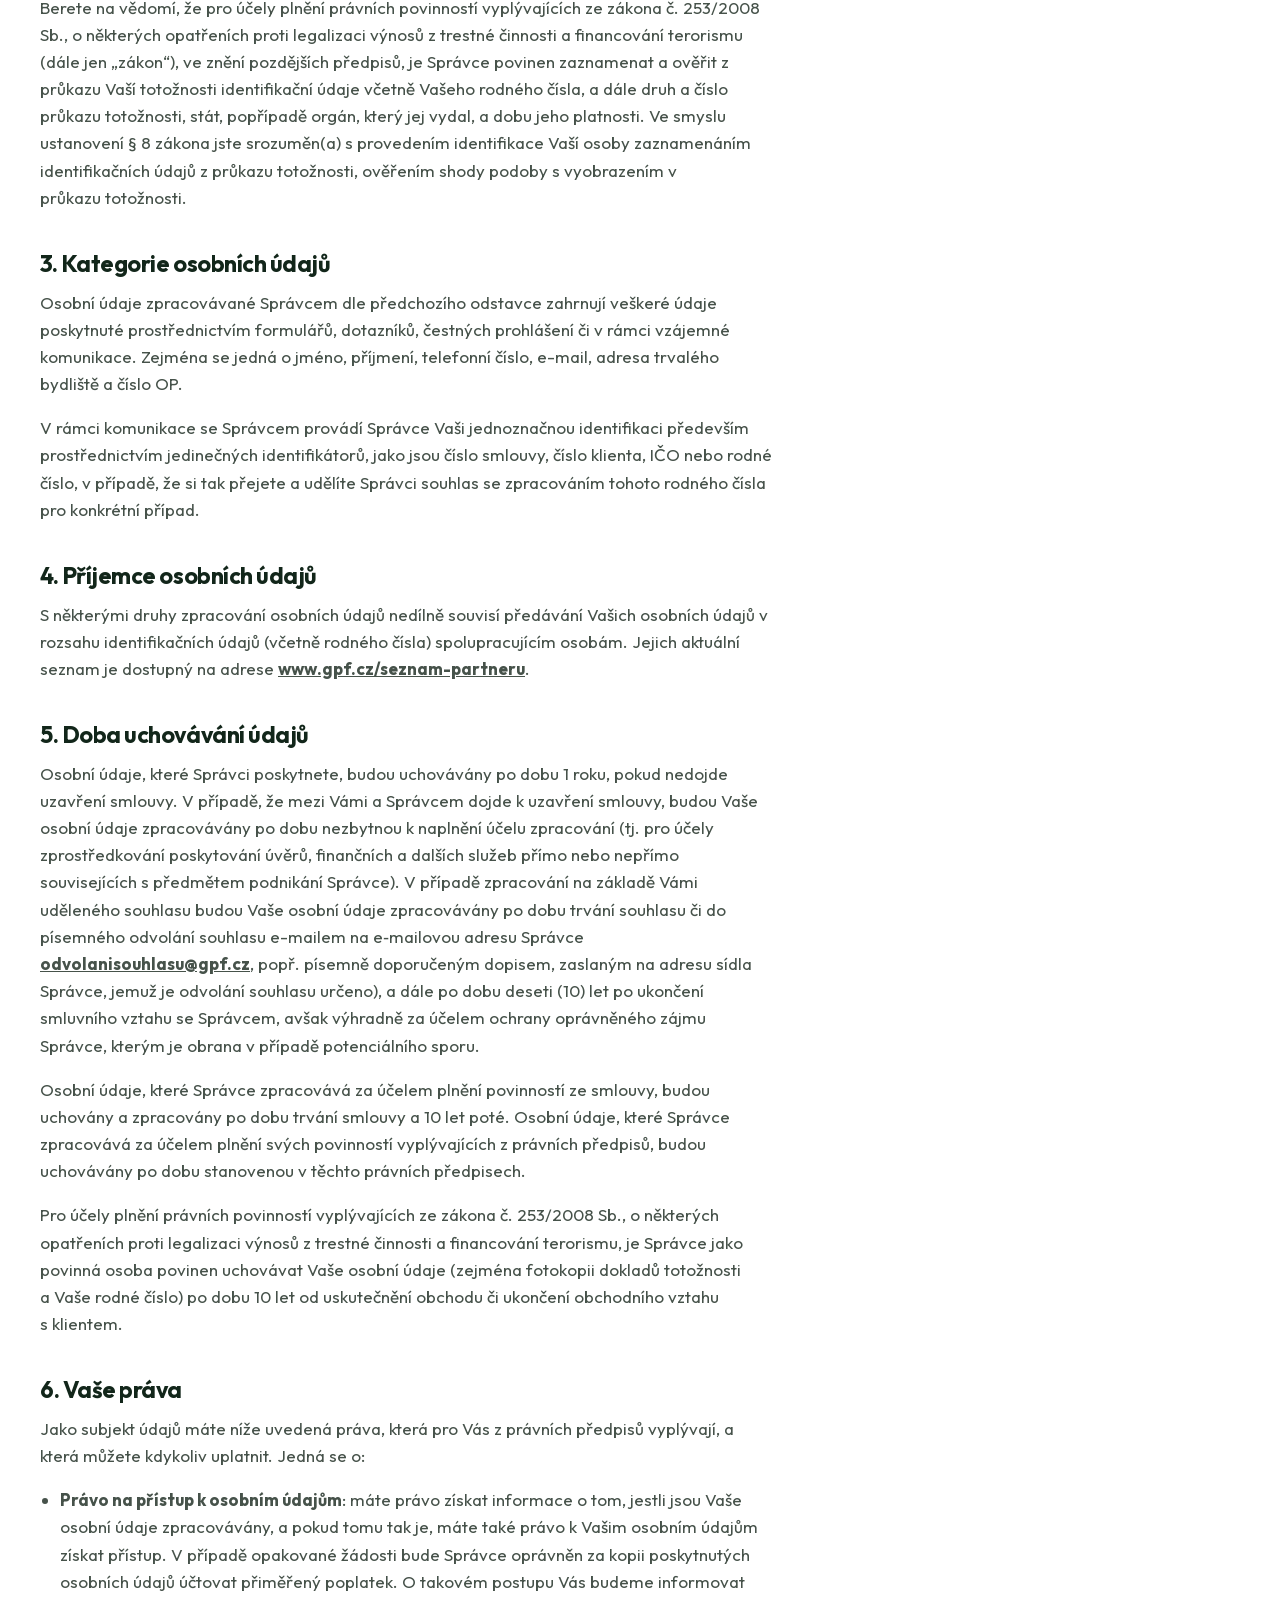
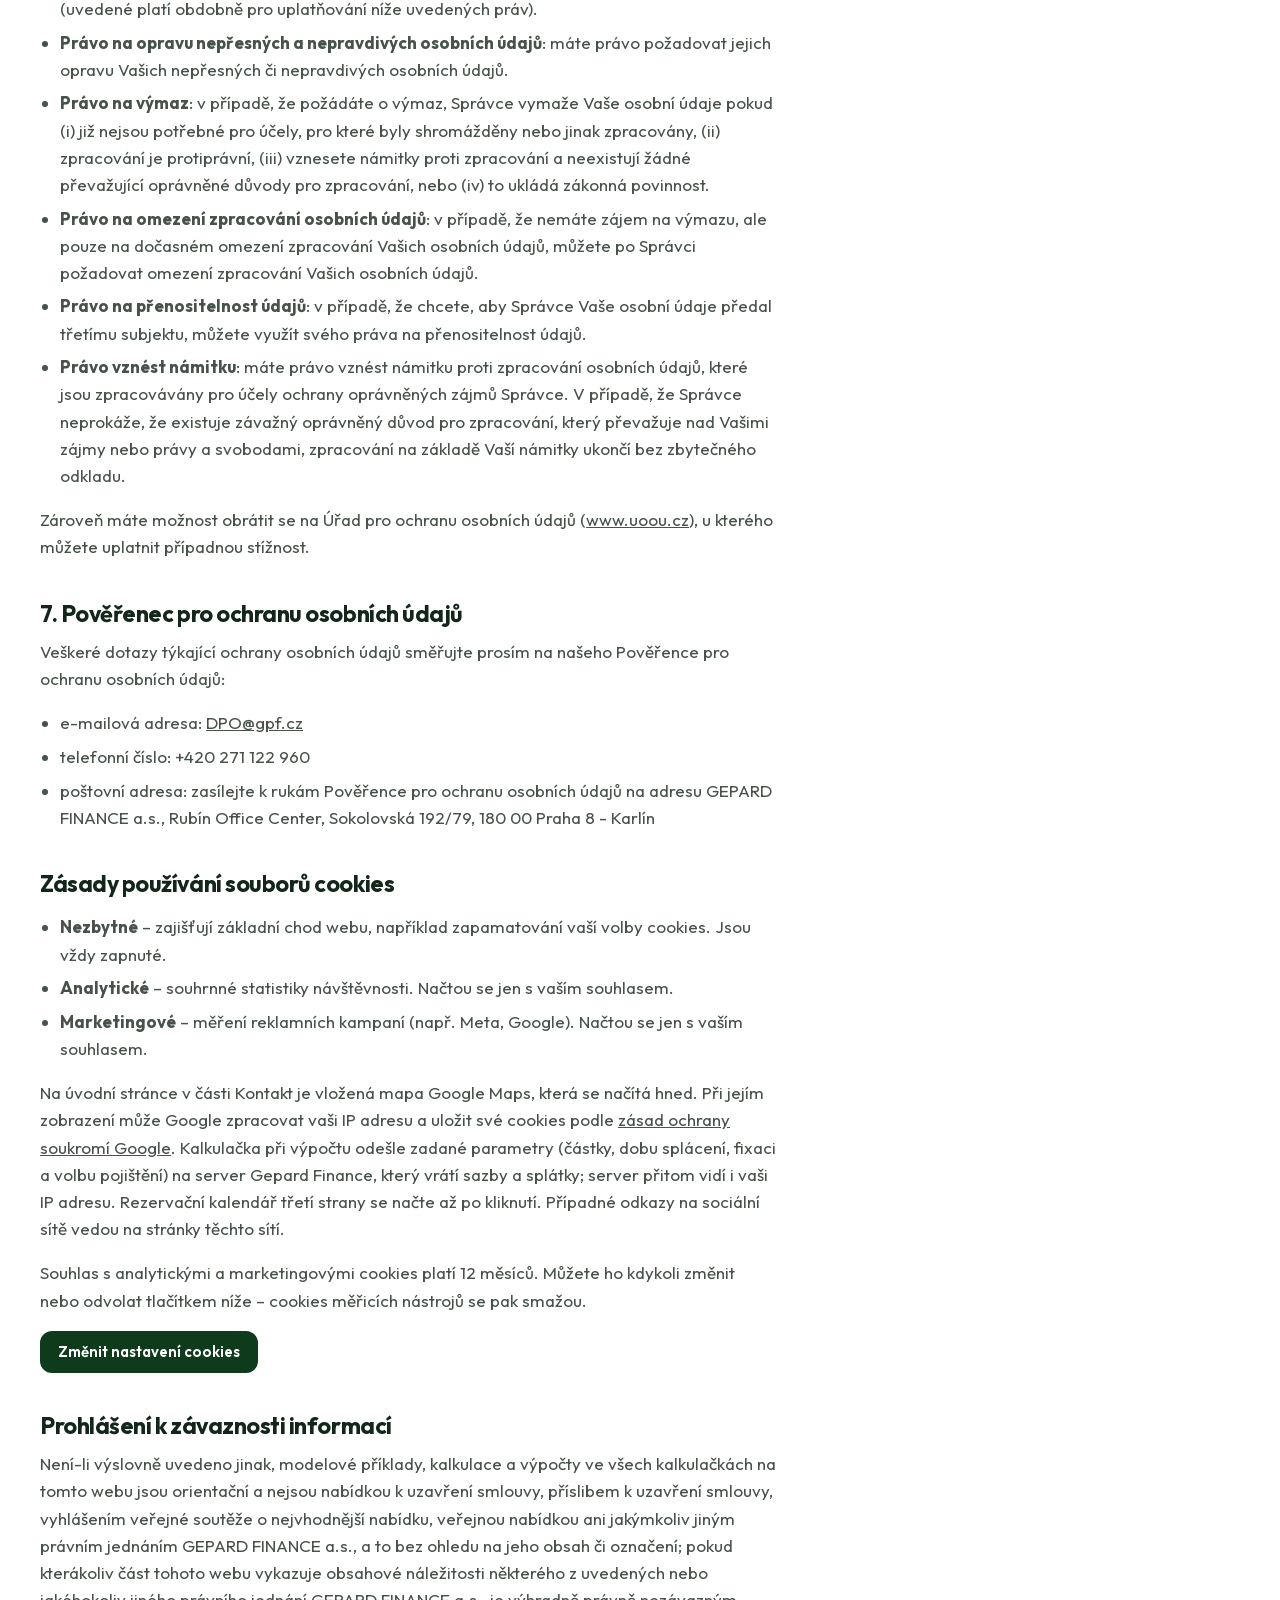
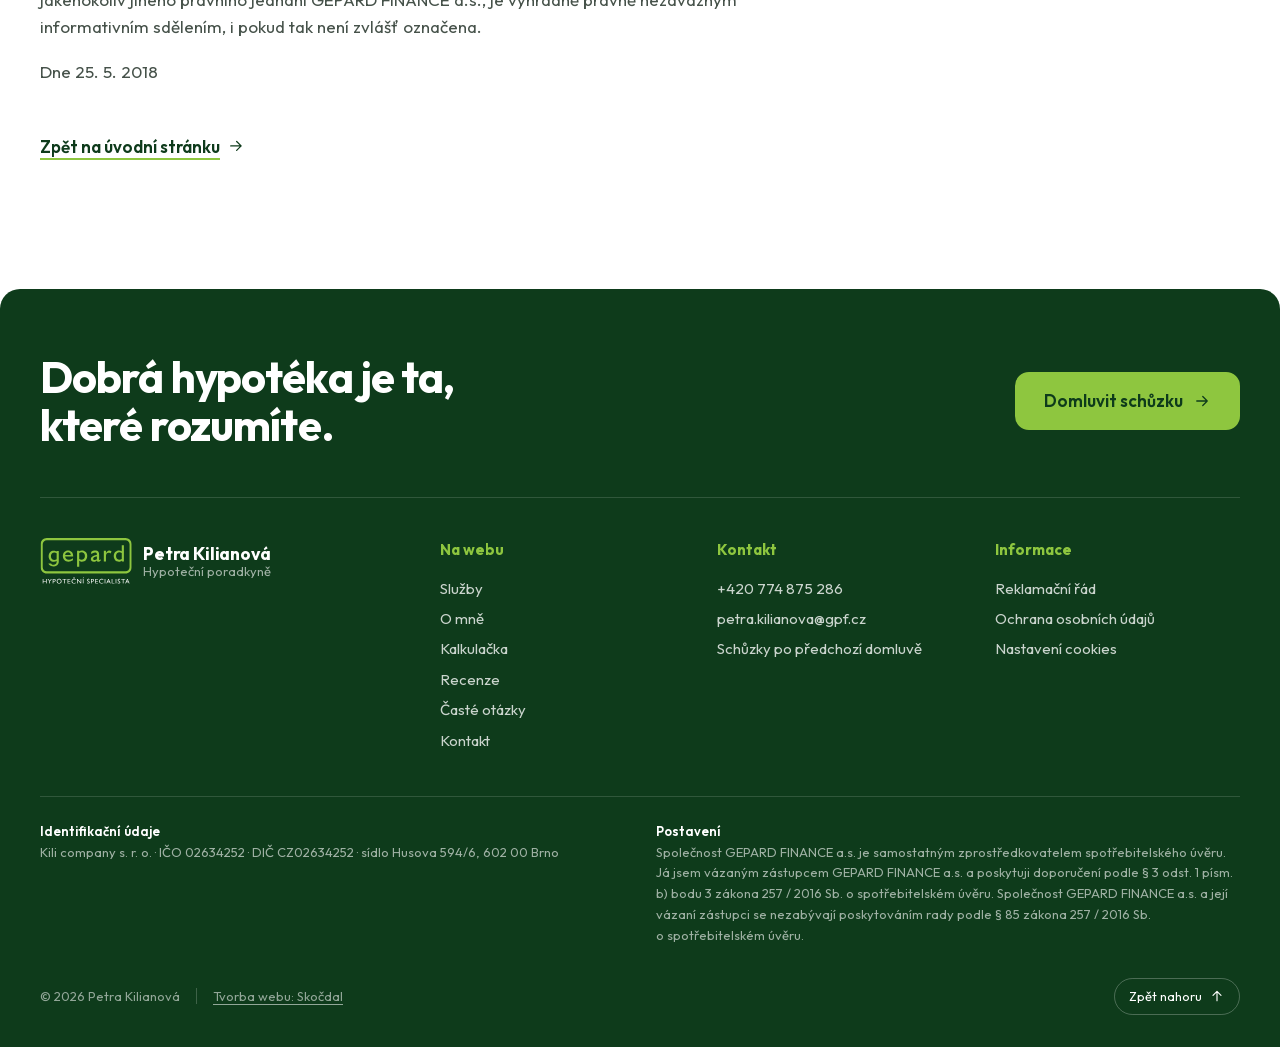
<file: ochrana-osobnich-udaju.html>
<!doctype html>
<html lang="cs">
	<head>
		<meta charset="utf-8" />
		<meta name="viewport" content="width=device-width, initial-scale=1, viewport-fit=cover" />
		<title>Petra Kilianová – ochrana osobních údajů</title>
		<meta
			name="description"
			content="Informace o zpracování osobních údajů a používání cookies na webu hypoteční poradkyně Petry Kilianové."
		/>
		<link
			rel="canonical"
			href="https://petaholec.github.io/petra-kilianova-web/ochrana-osobnich-udaju"
		/>
		<meta name="theme-color" content="#FFFFFF" />
		<link rel="icon" href="assets/img/favicon.ico" sizes="16x16 32x32" />
		<link rel="stylesheet" href="assets/css/styles.css?v=202611064" />
		<script>
			document.documentElement.classList.add('js');
		</script>
		<script defer src="content/site.js?v=202611064"></script>
		<script defer src="content/blog/posts.js"></script>
		<script defer src="assets/js/core.js?v=202611064"></script>
		<script defer src="assets/js/blog.js?v=202611064"></script>
		<script defer src="assets/js/consent.js?v=202611064"></script>
		<script defer src="assets/js/booking.js?v=202611064"></script>
		<script defer src="assets/js/app.js?v=202611064"></script>
	</head>
	<body data-page="legal">
		<div data-render="header"></div>

		<main id="main" tabindex="-1">
			<section class="legal-page">
				<div class="container">
					<article class="legal-doc">
						<p class="eyebrow">
							<span class="eyebrow__line" aria-hidden="true"></span
							><span>Právní informace</span>
						</p>
						<h1 class="h2">Ochrana osobních údajů</h1>

						<h2>Informace o ochraně osobních údajů</h2>
						<p>
							V tomto sdělení o ochraně osobních údajů naleznete informace o
							zpracování Vašich osobních údajů společností GEPARD FINANCE a.s.,
							Sokolovská 192/79, Karlín, 180 00 Praha 8, IČO 259 73 843, zapsaná v
							obchodním rejstříku vedeném Městským soudem v Praze v oddíle B vložce
							7947, a společnost GEPARD servisní s.r.o., se sídlem na adrese K lomu
							985/4, Praha 8 – Ďáblice, PSČ 182 00, IČO 029 08 719, zapsaná v
							obchodním rejstříku vedeném Městským soudem v Praze v oddíle C vložce
							225217 („<strong>Správce</strong>“).
						</p>
						<h2>1. Odpovědnost za ochranu osobních údajů</h2>
						<p>
							Správce zpracovává Vaše osobní údaje především v souladu (i) s Obecným
							nařízením o ochraně osobních údajů (Nařízení (EU) 2016/679) (dále jen
							„nařízení“) a (ii) s právním předpisem doplňujícím některá ustanovení
							nařízení, který po 25. 5. 2018 zruší a nahradí zákon č. 101/2000 Sb., o
							ochraně osobních údajů a o změně některých zákonů (zákon o zpracování
							osobních údajů). Pokud Správce zpracovává Vaše rodné číslo nebo
							vyžaduje-li Váš souhlas se zpracováním rodného čísla, děje se tak v
							souladu se zákonem č. 133/2000 Sb., o evidenci obyvatel a rodných
							číslech a o změně některých zákonů (zákon o evidenci obyvatel), ve znění
							pozdějších předpisů. Ke zpracování Vašich osobních údajů dochází na
							základě Vašeho souhlasu, ledaže jde o zpracování, ke kterému právní
							předpisy Váš souhlas nevyžadují a umožňují zpracování na základě jiného
							právního důvodu.
						</p>
						<h2>2. Účely zpracování osobních údajů</h2>
						<p>
							Správce zpracovává Vaše osobní údaje na základě Vámi uděleného souhlasu
							za následujícími účely:
						</p>
						<p>
							<strong>a)</strong> zasílání obchodních sdělení Správcem, včetně nabídky
							doplňkových služeb souvisejících s Vaší smlouvou (úvěr, finanční a další
							služby, atd.)
						</p>
						<p><strong>b)</strong> nabízení pojištění;</p>
						<p><strong>c)</strong> zpracování a poskytnutí nabídky investic.</p>
						<p>
							Správce zpracovává Vaše osobní údaje na základě jiného právního titulu
							než je souhlas:
						</p>
						<p>
							<strong>a)</strong> jednání za účelem uzavření smlouvy nebo v
							souvislosti s uzavřením smlouvy;
						</p>
						<p>
							<strong>b)</strong> jednání a vyřízení Vaší žádosti o zprostředkování
							poskytnutí úvěru, finančních a dalších služeb;
						</p>
						<p>
							<strong>c)</strong> posouzení, zda s Vámi vstoupit do jednání o smluvním
							vztahu, zejména za účelem získání informací o Vaší bonitě, platební
							morálce a důvěryhodnosti, nutných pro posouzení Vaší žádosti;
						</p>
						<p>
							<strong>d)</strong> plnění práv a povinností vyplývajících ze smluvního
							vztahu založeného smlouvou;
						</p>
						<p>
							<strong>e)</strong> jednání o uzavření smluv o doplňkových službách a
							plnění práv a povinností při poskytování doplňkových služeb;
						</p>
						<p>
							<strong>f)</strong> uplatňování a správy nároků plynoucích ze smlouvy,
							případně pro účely dokazování a obrany v případě potenciálního sporu;
						</p>
						<p>
							<strong>g)</strong> plnění povinností, které Správci stanoví obecně
							závazné právní předpisy (např. předcházení legalizaci výnosů z trestné
							činnosti a financování terorismu).
						</p>
						<p>
							Berete na vědomí, že pro účely plnění právních povinností vyplývajících
							ze zákona č. 253/2008 Sb., o některých opatřeních proti legalizaci
							výnosů z trestné činnosti a financování terorismu (dále jen „zákon“), ve
							znění pozdějších předpisů, je Správce povinen zaznamenat a ověřit z
							průkazu Vaší totožnosti identifikační údaje včetně Vašeho rodného čísla,
							a dále druh a číslo průkazu totožnosti, stát, popřípadě orgán, který jej
							vydal, a dobu jeho platnosti. Ve smyslu ustanovení § 8 zákona jste
							srozuměn(a) s provedením identifikace Vaší osoby zaznamenáním
							identifikačních údajů z průkazu totožnosti, ověřením shody podoby s
							vyobrazením v průkazu totožnosti.
						</p>
						<h2>3. Kategorie osobních údajů</h2>
						<p>
							Osobní údaje zpracovávané Správcem dle předchozího odstavce zahrnují
							veškeré údaje poskytnuté prostřednictvím formulářů, dotazníků, čestných
							prohlášení či v rámci vzájemné komunikace. Zejména se jedná o jméno,
							příjmení, telefonní číslo, e-mail, adresa trvalého bydliště a číslo OP.
						</p>
						<p>
							V rámci komunikace se Správcem provádí Správce Vaši jednoznačnou
							identifikaci především prostřednictvím jedinečných identifikátorů, jako
							jsou číslo smlouvy, číslo klienta, IČO nebo rodné číslo, v případě, že
							si tak přejete a udělíte Správci souhlas se zpracováním tohoto rodného
							čísla pro konkrétní případ.
						</p>
						<h2>4. Příjemce osobních údajů</h2>
						<p>
							S některými druhy zpracování osobních údajů nedílně souvisí předávání
							Vašich osobních údajů v rozsahu identifikačních údajů (včetně rodného
							čísla) spolupracujícím osobám. Jejich aktuální seznam je dostupný na
							adrese
							<strong
								><a href="https://www.gpf.cz/seznam-partneru"
									>www.gpf.cz/seznam-partneru</a
								></strong
							>.
						</p>
						<h2>5. Doba uchovávání údajů</h2>
						<p>
							Osobní údaje, které Správci poskytnete, budou uchovávány po dobu 1 roku,
							pokud nedojde uzavření smlouvy. V případě, že mezi Vámi a Správcem dojde
							k uzavření smlouvy, budou Vaše osobní údaje zpracovávány po dobu
							nezbytnou k naplnění účelu zpracování (tj. pro účely zprostředkování
							poskytování úvěrů, finančních a dalších služeb přímo nebo nepřímo
							souvisejících s předmětem podnikání Správce). V případě zpracování na
							základě Vámi uděleného souhlasu budou Vaše osobní údaje zpracovávány po
							dobu trvání souhlasu či do písemného odvolání souhlasu e-mailem na
							e‑mailovou adresu Správce
							<strong
								><a href="mailto:odvolanisouhlasu@gpf.cz"
									>odvolanisouhlasu@gpf.cz</a
								></strong
							>, popř. písemně doporučeným dopisem, zaslaným na adresu sídla Správce,
							jemuž je odvolání souhlasu určeno), a dále po dobu deseti (10) let po
							ukončení smluvního vztahu se Správcem, avšak výhradně za účelem ochrany
							oprávněného zájmu Správce, kterým je obrana v případě potenciálního
							sporu.
						</p>
						<p>
							Osobní údaje, které Správce zpracovává za účelem plnění povinností ze
							smlouvy, budou uchovány a zpracovány po dobu trvání smlouvy a 10 let
							poté. Osobní údaje, které Správce zpracovává za účelem plnění svých
							povinností vyplývajících z právních předpisů, budou uchovávány po dobu
							stanovenou v těchto právních předpisech.
						</p>
						<p>
							Pro účely plnění právních povinností vyplývajících ze zákona č. 253/2008
							Sb., o některých opatřeních proti legalizaci výnosů z trestné činnosti a
							financování terorismu, je Správce jako povinná osoba povinen uchovávat
							Vaše osobní údaje (zejména fotokopii dokladů totožnosti a Vaše rodné
							číslo) po dobu 10 let od uskutečnění obchodu či ukončení obchodního
							vztahu s klientem.
						</p>
						<h2>6. Vaše práva</h2>
						<p>
							Jako subjekt údajů máte níže uvedená práva, která pro Vás z právních
							předpisů vyplývají, a která můžete kdykoliv uplatnit. Jedná se o:
						</p>
						<ul>
							<li>
								<strong>Právo na přístup k osobním údajům</strong>: máte právo
								získat informace o tom, jestli jsou Vaše osobní údaje zpracovávány,
								a pokud tomu tak je, máte také právo k Vašim osobním údajům získat
								přístup. V případě opakované žádosti bude Správce oprávněn za kopii
								poskytnutých osobních údajů účtovat přiměřený poplatek. O takovém
								postupu Vás budeme informovat (uvedené platí obdobně pro uplatňování
								níže uvedených práv).
							</li>
							<li>
								<strong
									>Právo na opravu nepřesných a nepravdivých osobních
									údajů</strong
								>: máte právo požadovat jejich opravu Vašich nepřesných či
								nepravdivých osobních údajů.
							</li>
							<li>
								<strong>Právo na výmaz</strong>: v případě, že požádáte o výmaz,
								Správce vymaže Vaše osobní údaje pokud (i) již nejsou potřebné pro
								účely, pro které byly shromážděny nebo jinak zpracovány, (ii)
								zpracování je protiprávní, (iii) vznesete námitky proti zpracování a
								neexistují žádné převažující oprávněné důvody pro zpracování, nebo
								(iv) to ukládá zákonná povinnost.
							</li>
							<li>
								<strong>Právo na omezení zpracování osobních údajů</strong>: v
								případě, že nemáte zájem na výmazu, ale pouze na dočasném omezení
								zpracování Vašich osobních údajů, můžete po Správci požadovat
								omezení zpracování Vašich osobních údajů.
							</li>
							<li>
								<strong>Právo na přenositelnost údajů</strong>: v případě, že
								chcete, aby Správce Vaše osobní údaje předal třetímu subjektu,
								můžete využít svého práva na přenositelnost údajů.
							</li>
							<li>
								<strong>Právo vznést námitku</strong>: máte právo vznést námitku
								proti zpracování osobních údajů, které jsou zpracovávány pro účely
								ochrany oprávněných zájmů Správce. V případě, že Správce neprokáže,
								že existuje závažný oprávněný důvod pro zpracování, který převažuje
								nad Vašimi zájmy nebo právy a svobodami, zpracování na základě Vaší
								námitky ukončí bez zbytečného odkladu.
							</li>
						</ul>
						<p>
							Zároveň máte možnost obrátit se na Úřad pro ochranu osobních údajů (<a
								href="http://www.uoou.cz"
								>www.uoou.cz</a
							>), u kterého můžete uplatnit případnou stížnost.
						</p>
						<h2>7. Pověřenec pro ochranu osobních údajů</h2>
						<p>
							Veškeré dotazy týkající ochrany osobních údajů směřujte prosím na našeho
							Pověřence pro ochranu osobních údajů:
						</p>
						<ul>
							<li>e-mailová adresa: <a href="mailto:DPO@gpf.cz">DPO@gpf.cz</a></li>
							<li>telefonní číslo: +420 271 122 960</li>
							<li>
								poštovní adresa: zasílejte k rukám Pověřence pro ochranu osobních
								údajů na adresu GEPARD FINANCE a.s., Rubín Office Center, Sokolovská
								192/79, 180 00 Praha 8 - Karlín
							</li>
						</ul>
						<h2 id="cookies">Zásady používání souborů cookies</h2>
						<ul>
							<li>
								<strong>Nezbytné</strong> – zajišťují základní chod webu, například
								zapamatování vaší volby cookies. Jsou vždy zapnuté.
							</li>
							<li>
								<strong>Analytické</strong> – souhrnné statistiky návštěvnosti.
								Načtou se jen s vaším souhlasem.
							</li>
							<li>
								<strong>Marketingové</strong> – měření reklamních kampaní (např.
								Meta, Google). Načtou se jen s vaším souhlasem.
							</li>
						</ul>
						<p>
							Na úvodní stránce v části Kontakt je vložená mapa Google Maps, která se
							načítá hned. Při jejím zobrazení může Google zpracovat vaši IP adresu a
							uložit své cookies podle
							<a
								href="https://policies.google.com/privacy?hl=cs"
								target="_blank"
								rel="noopener"
								>zásad ochrany soukromí Google</a
							>. Kalkulačka při výpočtu odešle zadané parametry (částky, dobu
							splácení, fixaci a volbu pojištění) na server Gepard Finance, který
							vrátí sazby a splátky; server přitom vidí i vaši IP adresu. Rezervační
							kalendář třetí strany se načte až po kliknutí. Případné odkazy na
							sociální sítě vedou na stránky těchto sítí.
						</p>
						<p>
							Souhlas s analytickými a marketingovými cookies platí 12 měsíců. Můžete
							ho kdykoli změnit nebo odvolat tlačítkem níže – cookies měřicích
							nástrojů se pak smažou.
						</p>
						<p>
							<button
								class="btn btn--primary btn--sm btn--noicon"
								type="button"
								data-open-consent
							>
								Změnit nastavení cookies
							</button>
						</p>
						<h2>Prohlášení k závaznosti informací</h2>
						<p>
							Není-li výslovně uvedeno jinak, modelové příklady, kalkulace a výpočty
							ve všech kalkulačkách na tomto webu jsou orientační a nejsou nabídkou k
							uzavření smlouvy, příslibem k uzavření smlouvy, vyhlášením veřejné
							soutěže o nejvhodnější nabídku, veřejnou nabídkou ani jakýmkoliv jiným
							právním jednáním GEPARD FINANCE a.s., a to bez ohledu na jeho obsah či
							označení; pokud kterákoliv část tohoto webu vykazuje obsahové
							náležitosti některého z uvedených nebo jakéhokoliv jiného právního
							jednání GEPARD FINANCE a.s., je výhradně právně nezávazným informativním
							sdělením, i pokud tak není zvlášť označena.
						</p>
						<p>Dne 25. 5. 2018</p>

						<p style="margin-top: 3rem">
							<a class="link-arrow" href="./"
								><span class="link-arrow__text">Zpět na úvodní stránku</span
								><span class="link-arrow__icon" aria-hidden="true"
									><svg class="i" viewBox="0 0 24 24" aria-hidden="true">
										<path d="M5 12h14M13 6l6 6-6 6" /></svg></span
							></a>
						</p>
					</article>
				</div>
			</section>
		</main>

		<div data-render="footer"></div>
	</body>
</html>
</file>
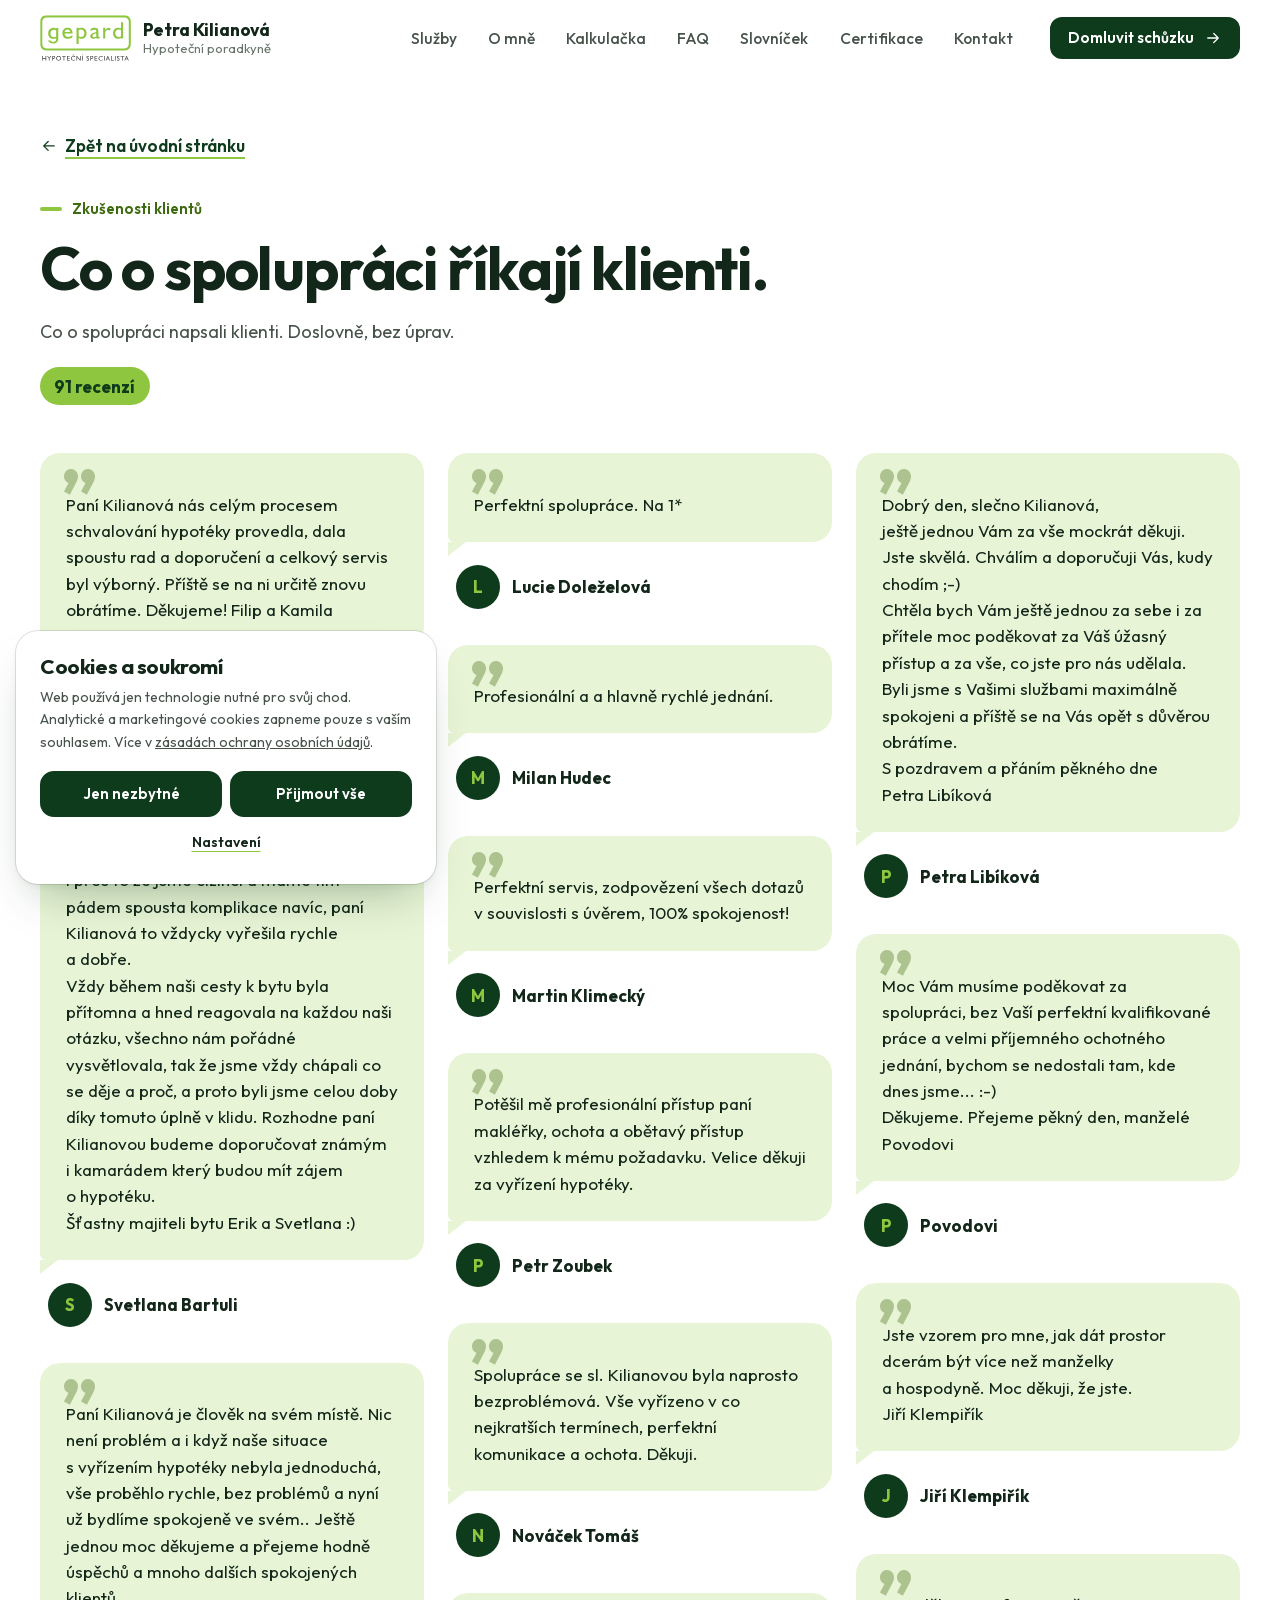
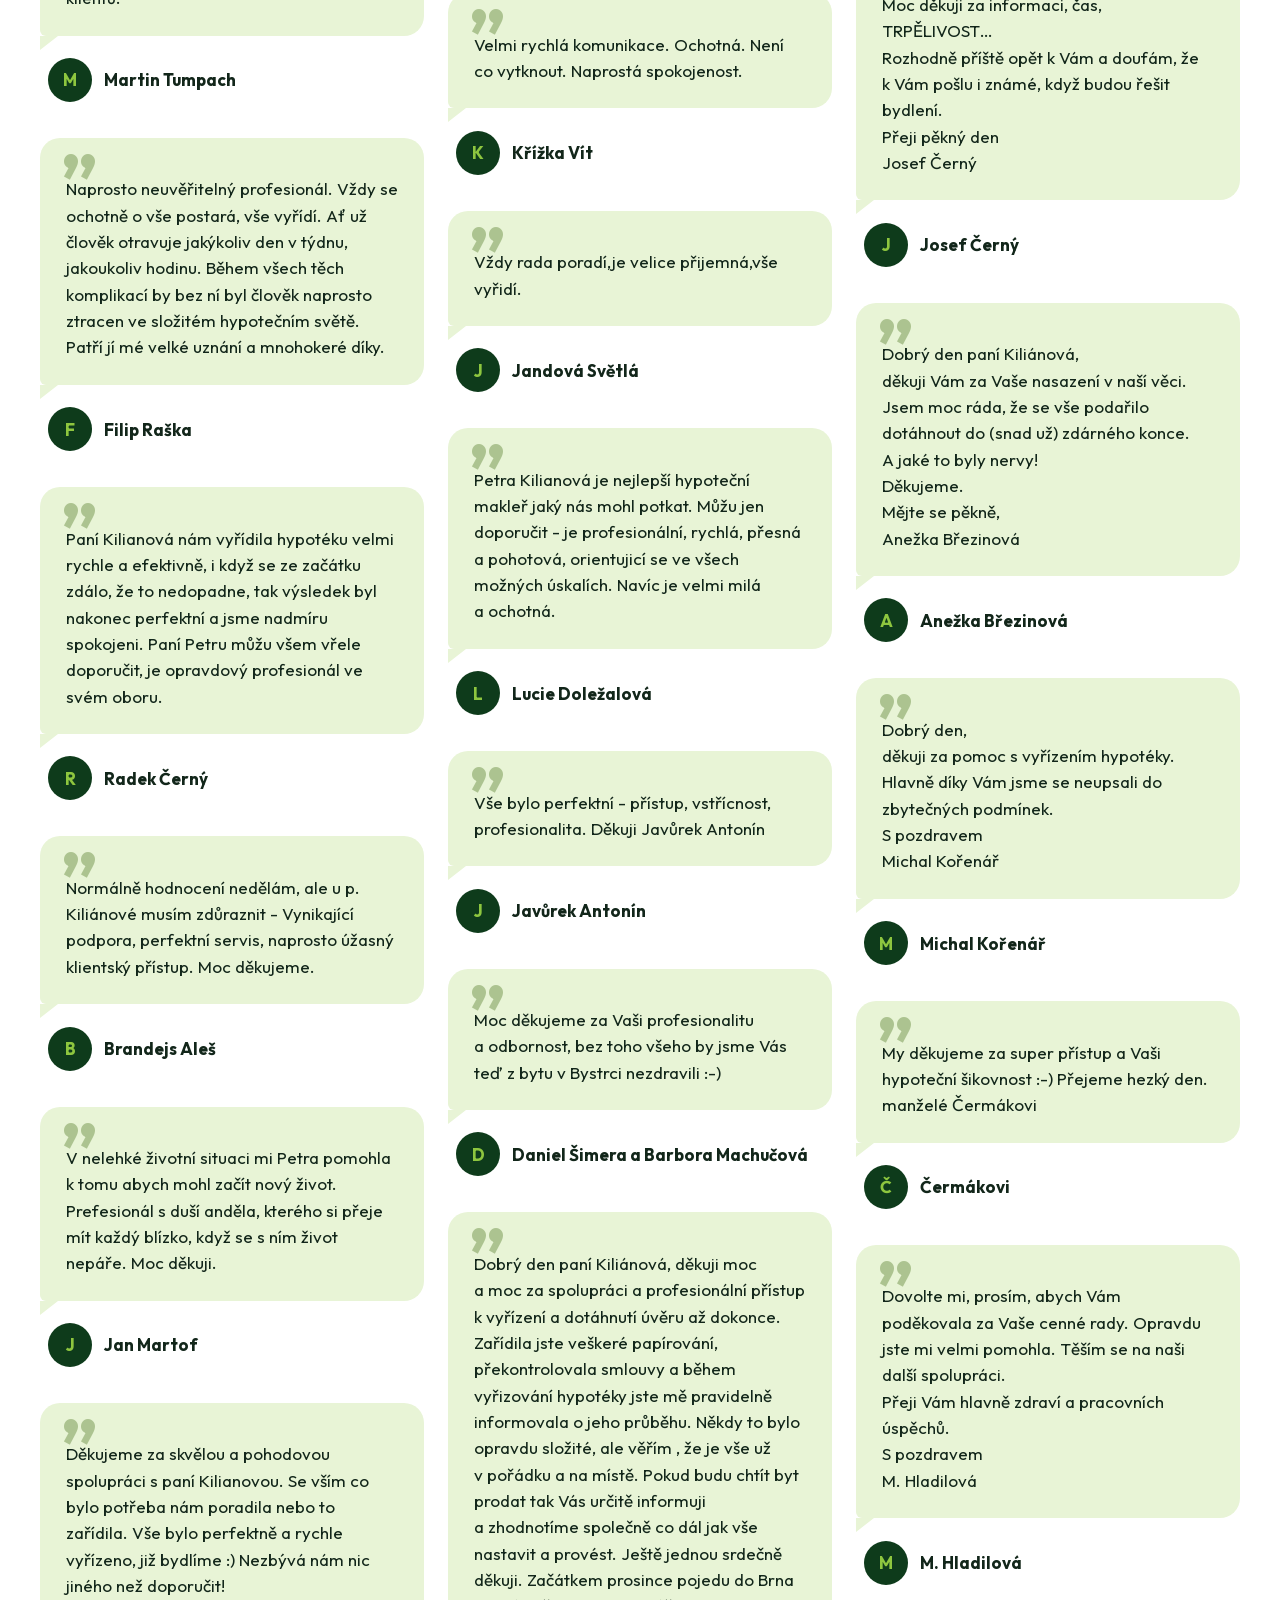
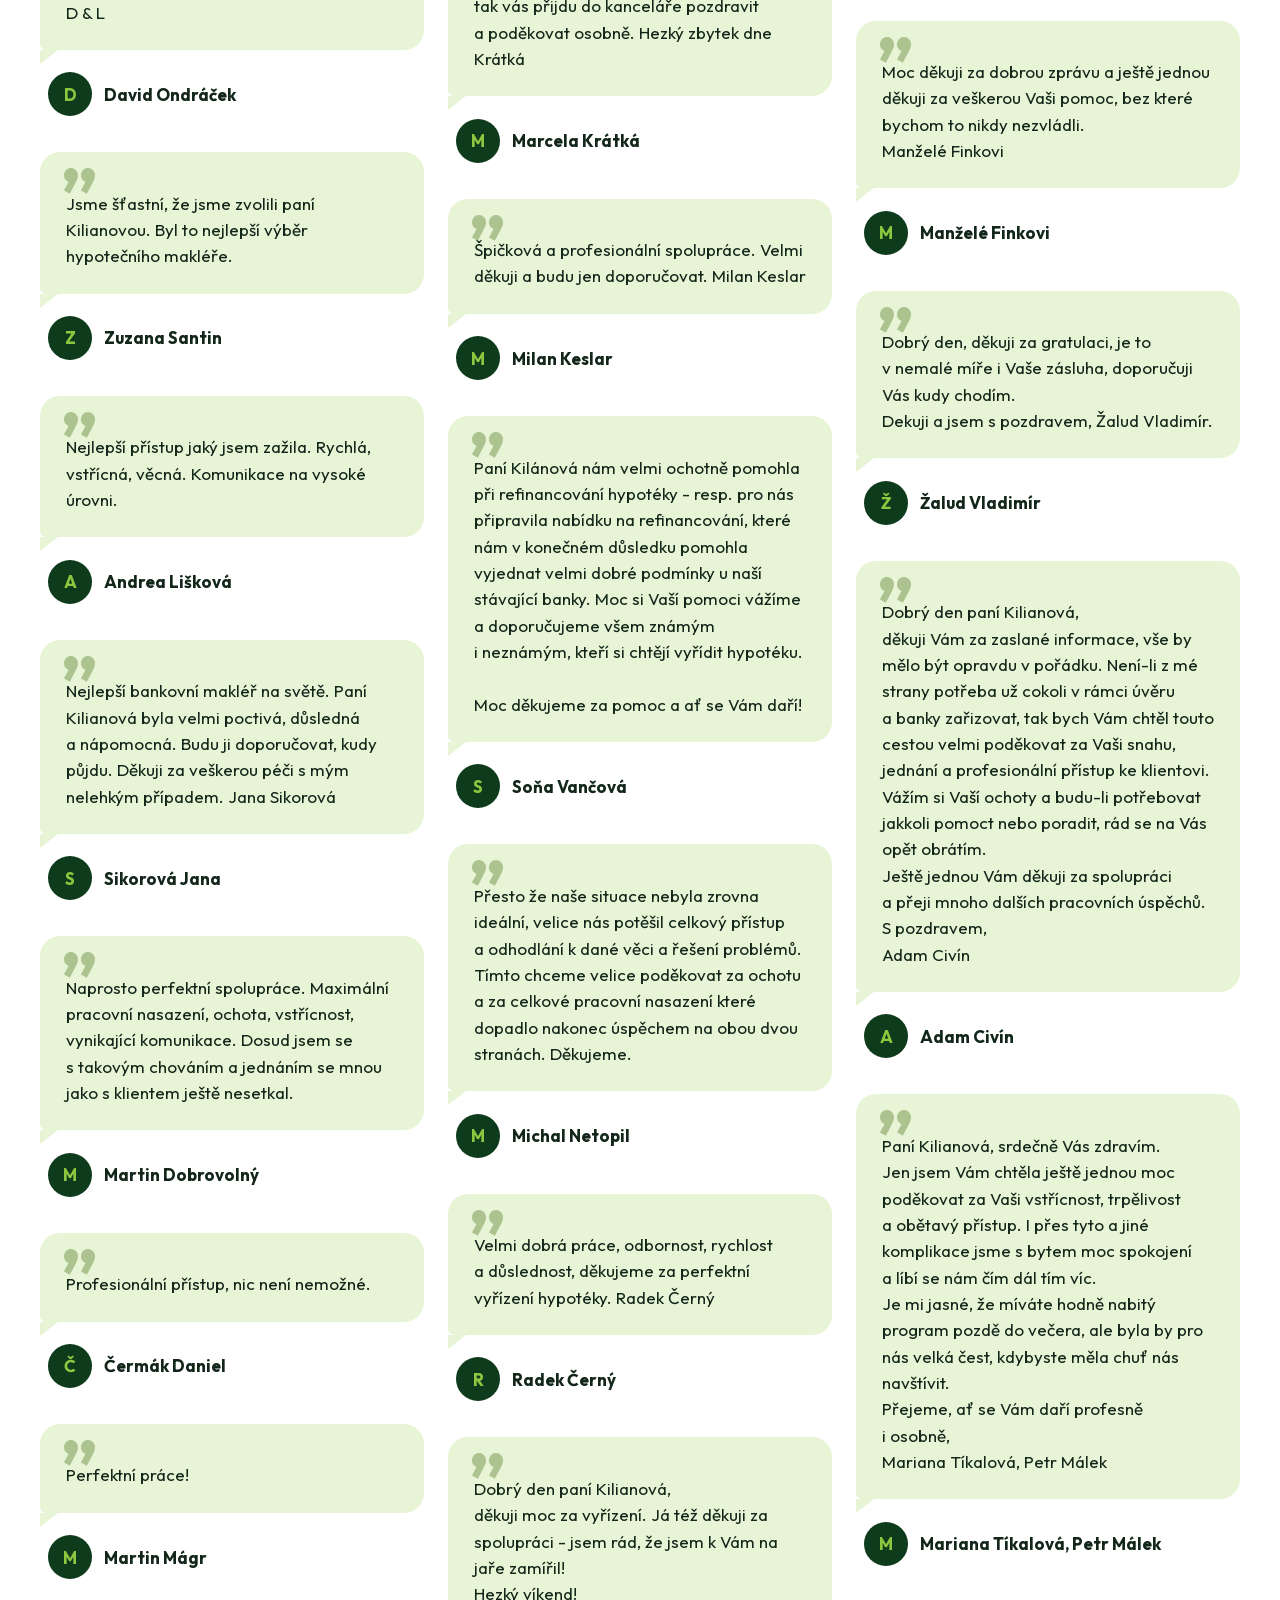
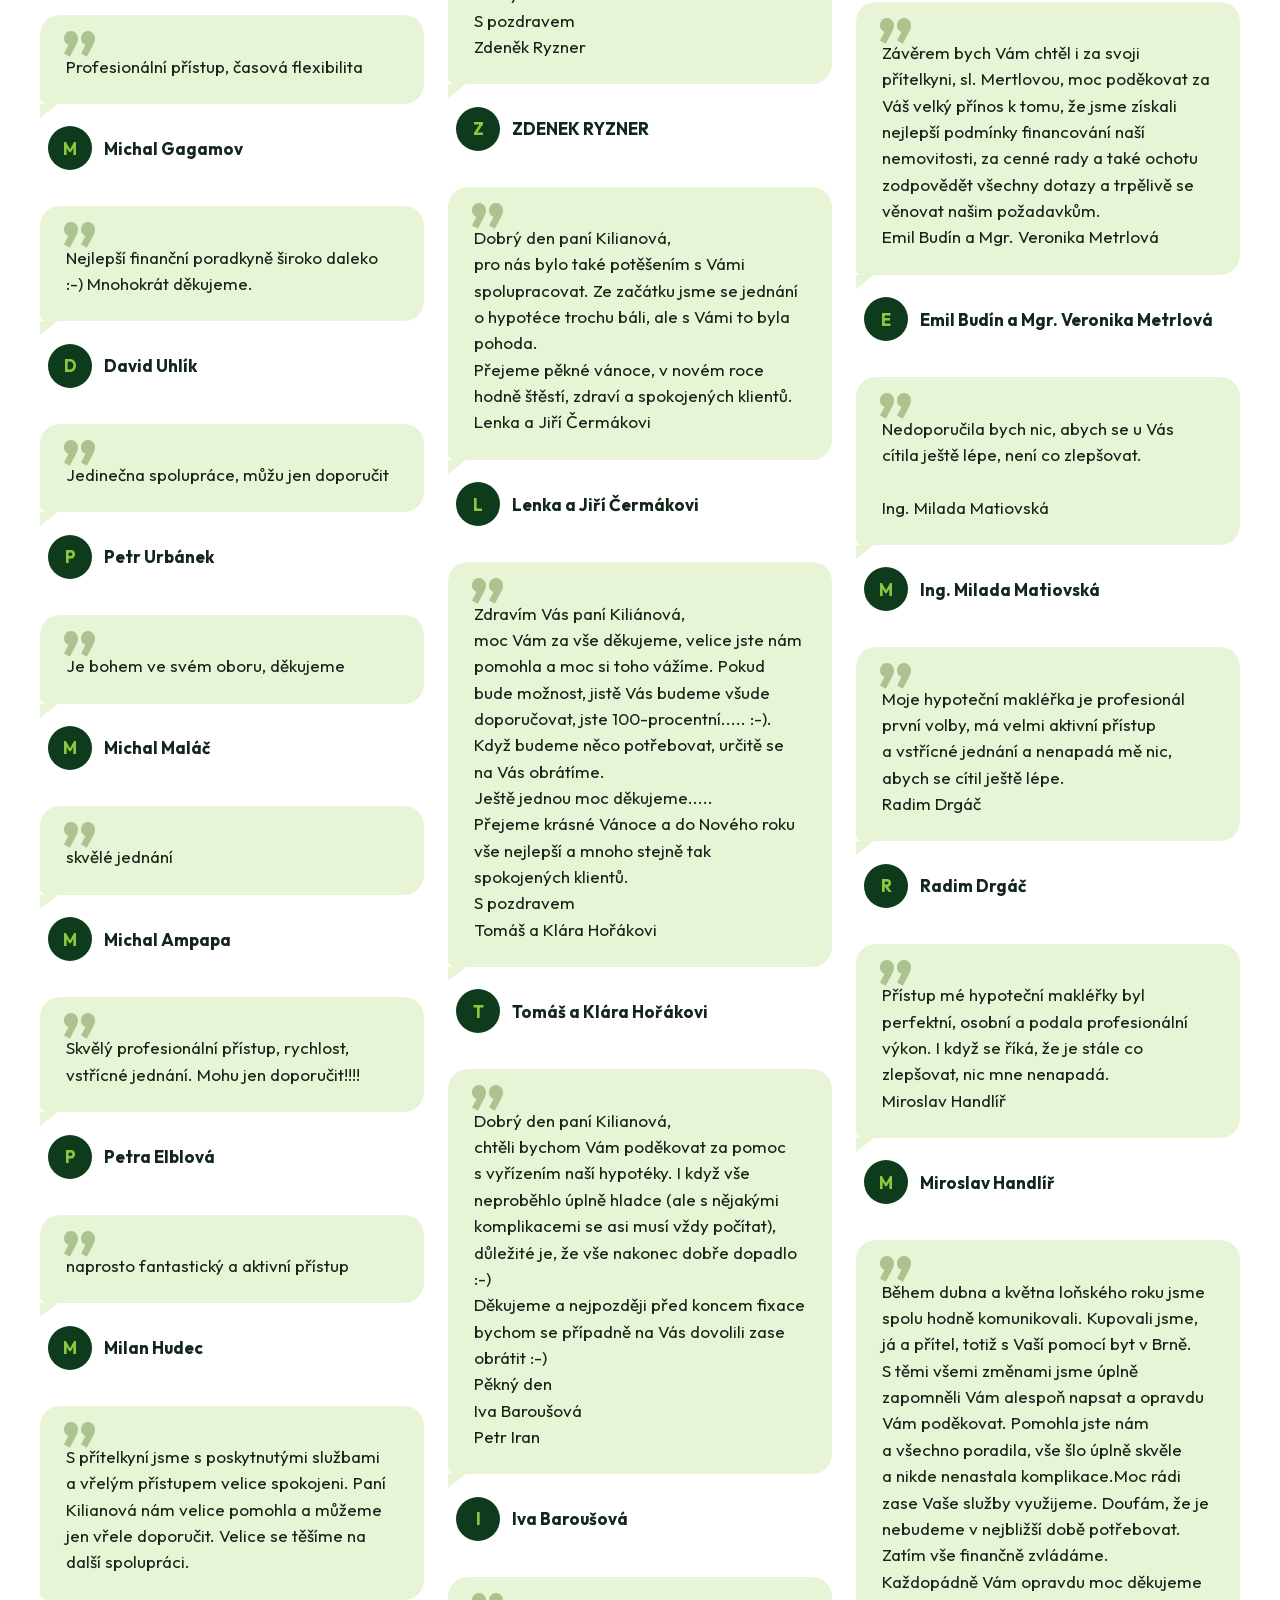
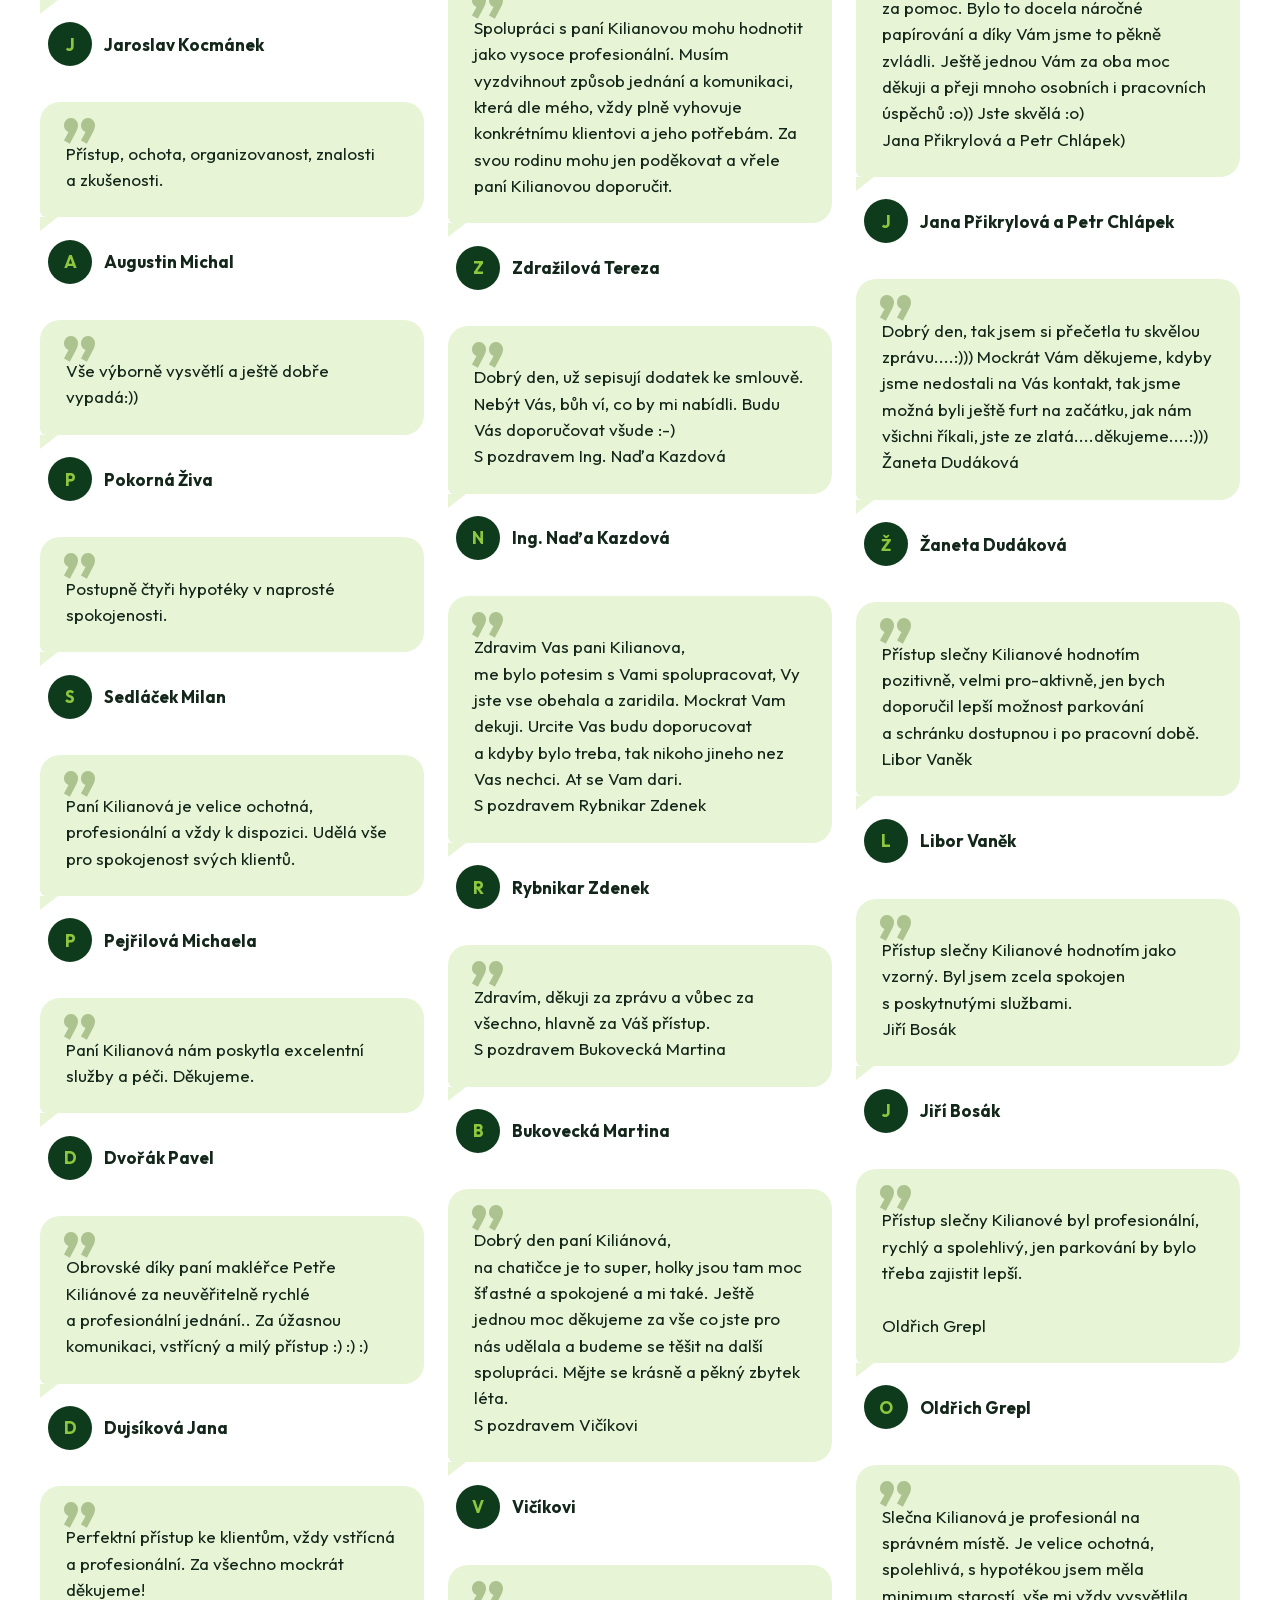
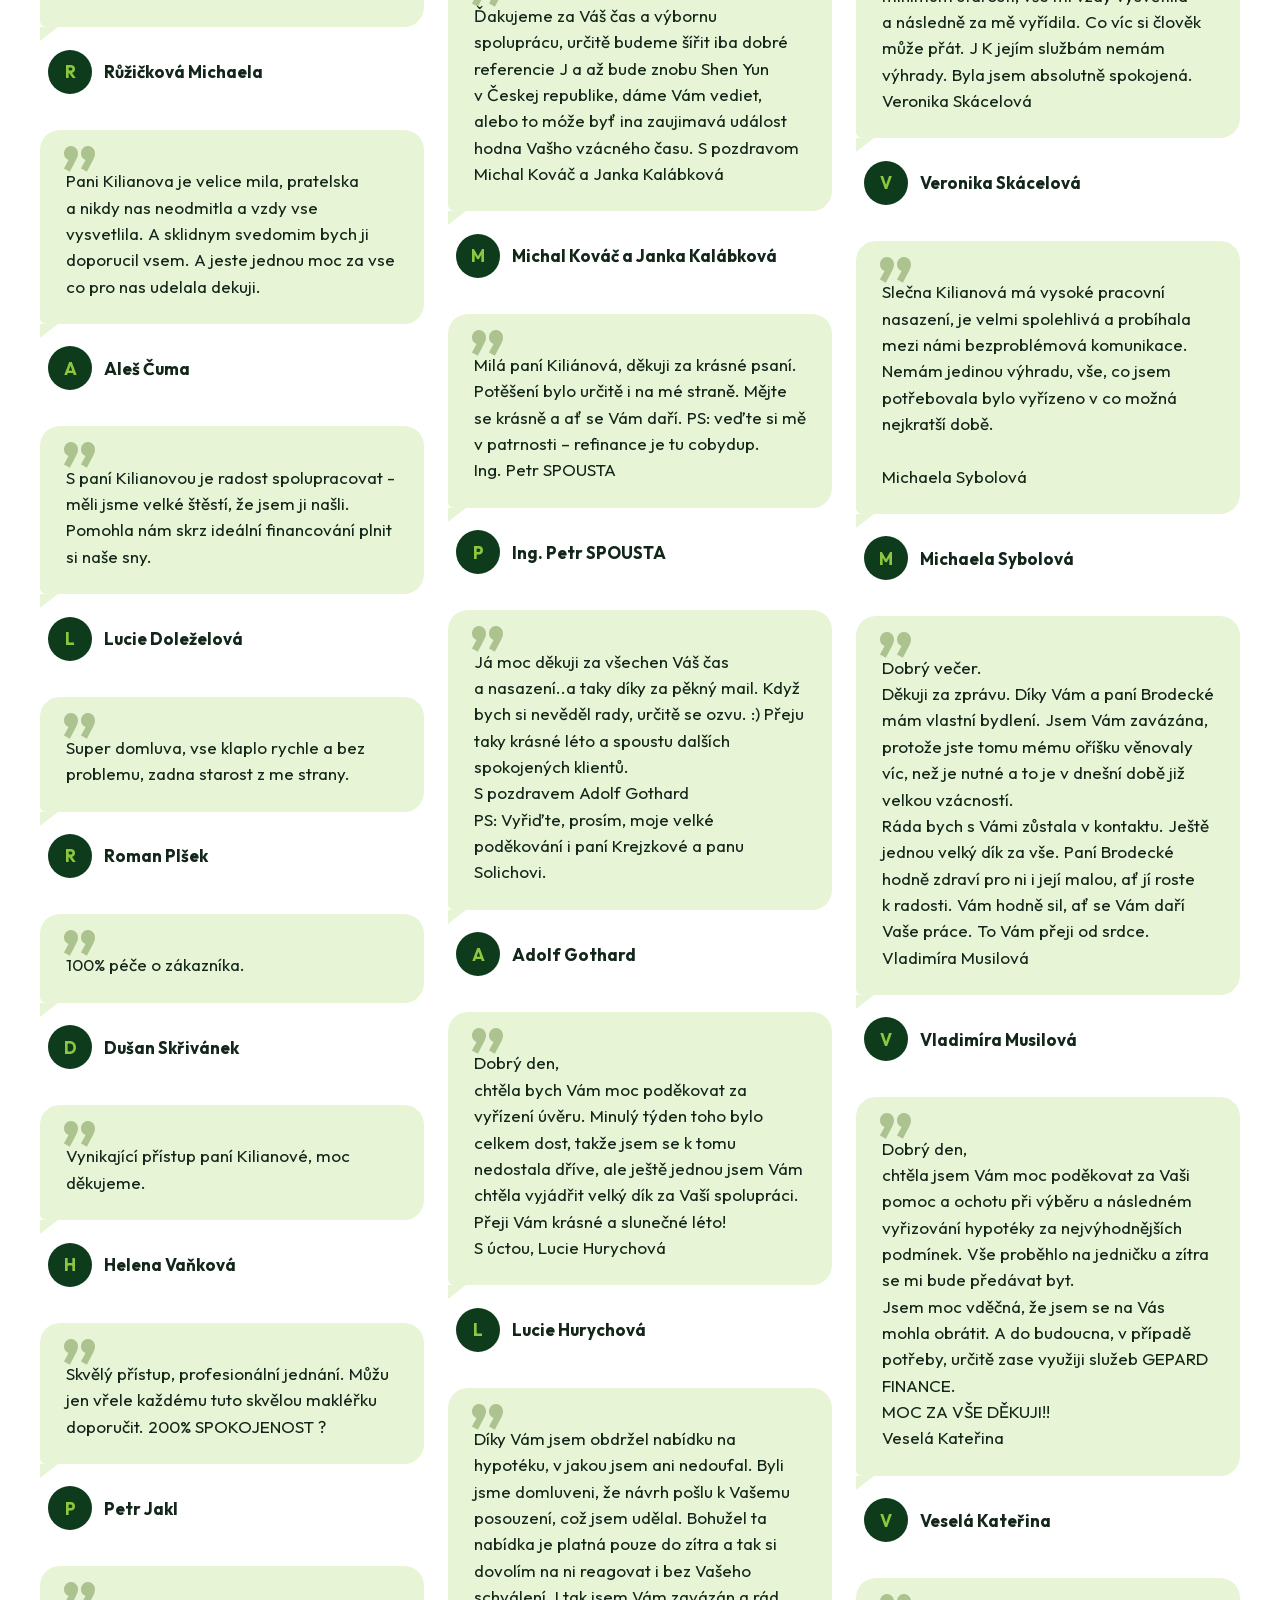
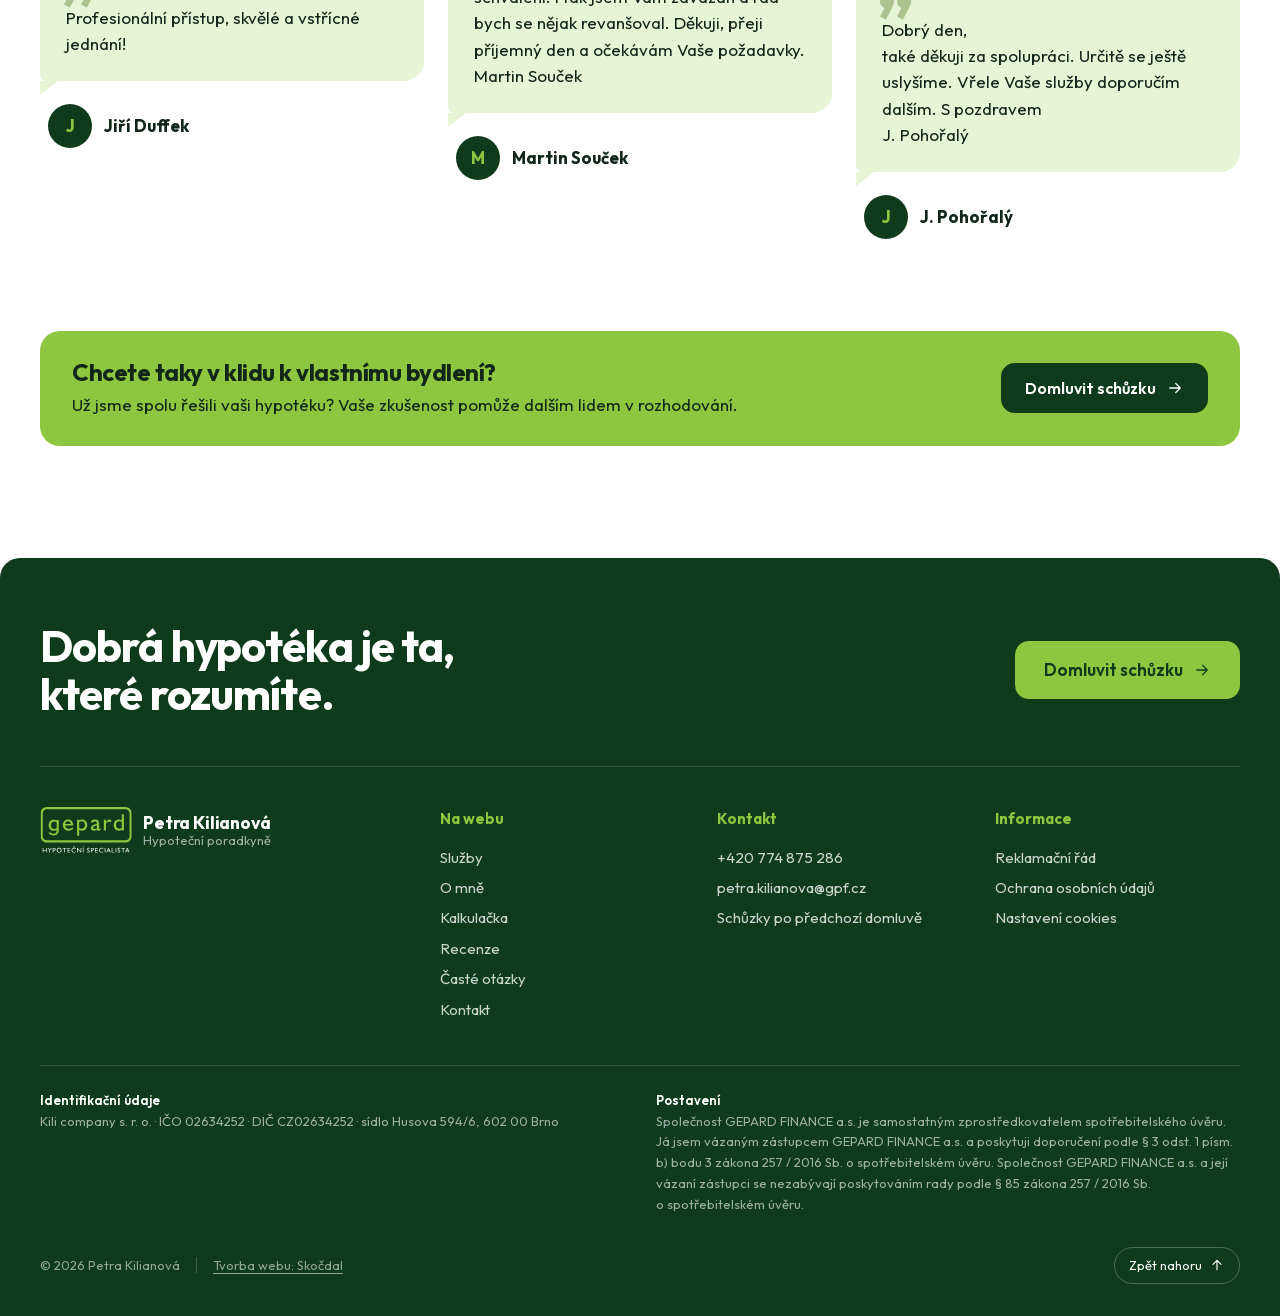
<file: recenze.html>
<!doctype html>
<html lang="cs">
	<head>
		<meta charset="utf-8" />
		<meta name="viewport" content="width=device-width, initial-scale=1, viewport-fit=cover" />
		<title>Petra Kilianová – recenze</title>
		<meta
			name="description"
			content="Zkušenosti klientů s hypoteční poradkyní Petrou Kilianovou. Přečtěte si, jak probíhalo vyřízení hypotéky a refinancování očima lidí, kteří jím prošli."
		/>
		<link rel="canonical" href="https://petaholec.github.io/petra-kilianova-web/recenze" />
		<meta name="theme-color" content="#FFFFFF" />
		<link rel="icon" href="assets/img/favicon.ico" sizes="16x16 32x32" />
		<link
			rel="preload"
			href="assets/fonts/outfit-var-latin.woff2"
			as="font"
			type="font/woff2"
			crossorigin
		/>
		<link rel="stylesheet" href="assets/css/styles.css?v=202611064" />
		<script>
			document.documentElement.classList.add('js');
		</script>
		<script defer src="content/site.js?v=202611064"></script>
		<script defer src="content/blog/posts.js"></script>
		<script defer src="assets/js/core.js?v=202611064"></script>
		<script defer src="assets/js/blog.js?v=202611064"></script>
		<script defer src="assets/js/consent.js?v=202611064"></script>
		<script defer src="assets/js/booking.js?v=202611064"></script>
		<script defer src="assets/js/app.js?v=202611064"></script>
	</head>
	<body data-page="reviews">
		<div data-render="header"></div>

		<main id="main" tabindex="-1">
			<noscript>
				<p class="noscript">Pro zobrazení webu prosím povolte JavaScript.</p>
			</noscript>
		</main>

		<div data-render="footer"></div>
	</body>
</html>
</file>
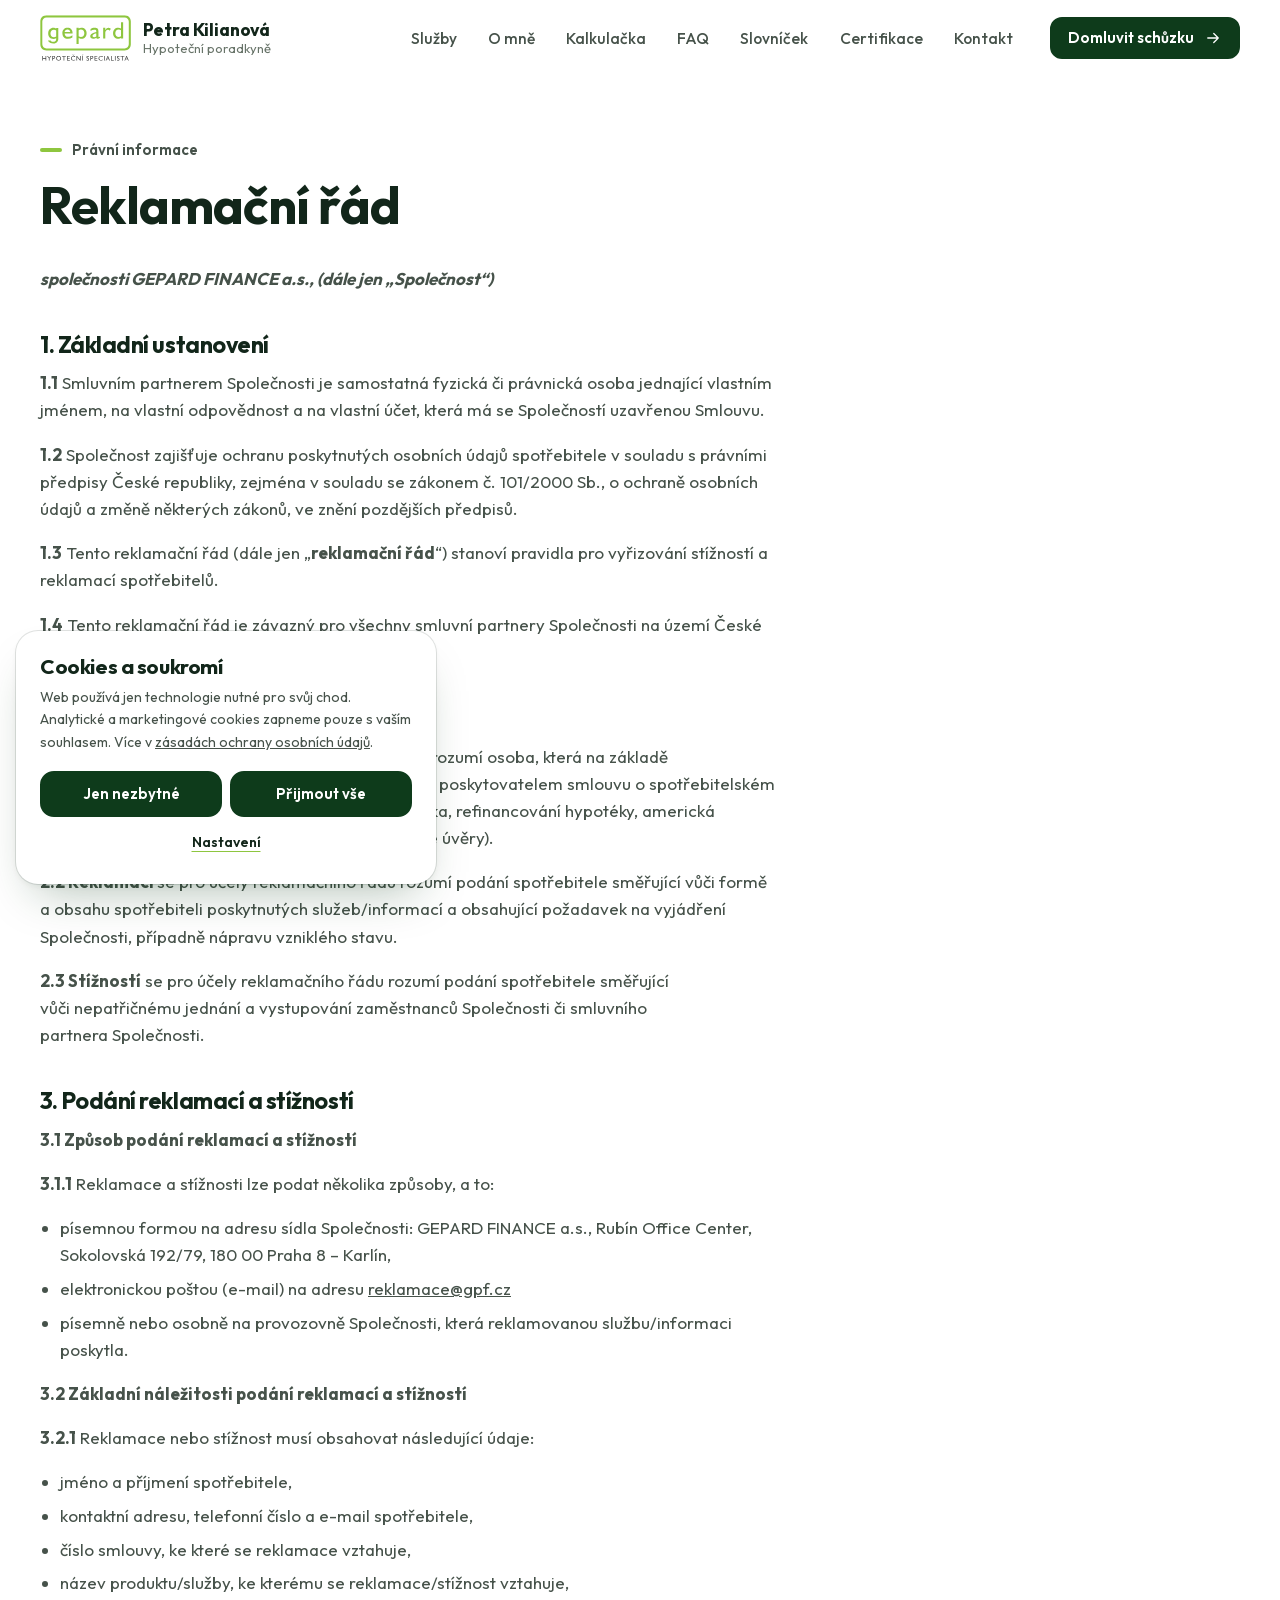
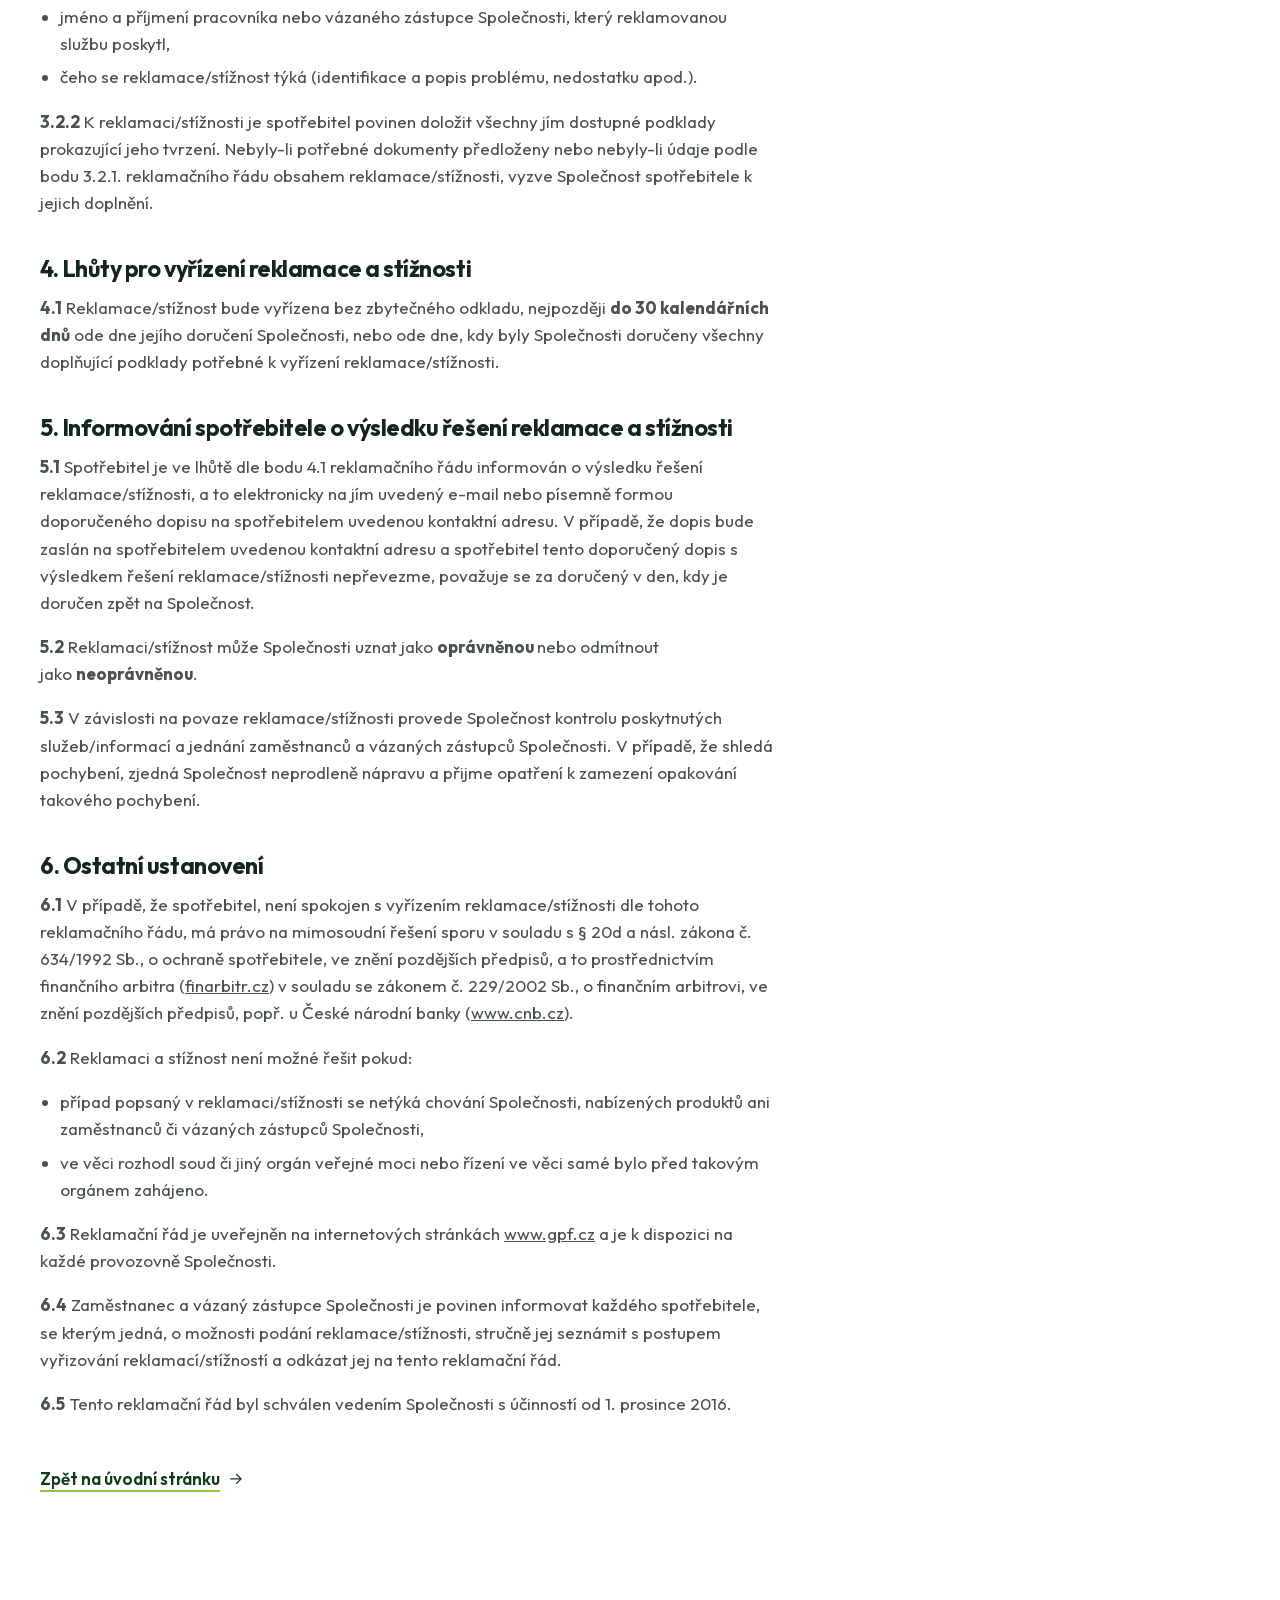
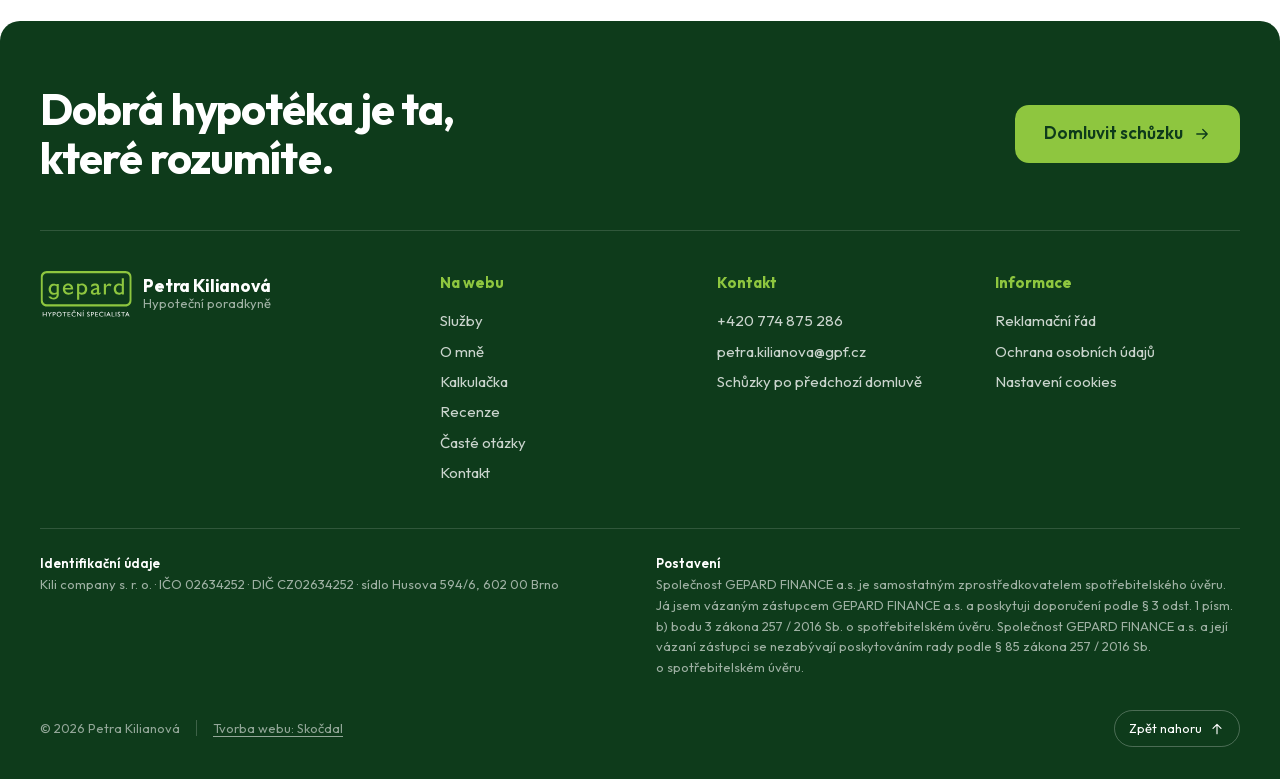
<file: reklamacni-rad.html>
<!doctype html>
<html lang="cs">
	<head>
		<meta charset="utf-8" />
		<meta name="viewport" content="width=device-width, initial-scale=1, viewport-fit=cover" />
		<title>Petra Kilianová – reklamační řád</title>
		<meta
			name="description"
			content="Reklamační řád společnosti GEPARD FINANCE a.s.: jak podat reklamaci nebo stížnost a jak se vyřizují."
		/>
		<link
			rel="canonical"
			href="https://petaholec.github.io/petra-kilianova-web/reklamacni-rad"
		/>
		<meta name="theme-color" content="#FFFFFF" />
		<link rel="icon" href="assets/img/favicon.ico" sizes="16x16 32x32" />
		<link rel="stylesheet" href="assets/css/styles.css?v=202611064" />
		<script>
			document.documentElement.classList.add('js');
		</script>
		<script defer src="content/site.js?v=202611064"></script>
		<script defer src="content/blog/posts.js"></script>
		<script defer src="assets/js/core.js?v=202611064"></script>
		<script defer src="assets/js/blog.js?v=202611064"></script>
		<script defer src="assets/js/consent.js?v=202611064"></script>
		<script defer src="assets/js/booking.js?v=202611064"></script>
		<script defer src="assets/js/app.js?v=202611064"></script>
	</head>
	<body data-page="legal">
		<div data-render="header"></div>

		<main id="main" tabindex="-1">
			<section class="legal-page">
				<div class="container">
					<article class="legal-doc">
						<p class="eyebrow">
							<span class="eyebrow__line" aria-hidden="true"></span
							><span>Právní informace</span>
						</p>
						<h1 class="h2">Reklamační řád</h1>
						<p>
							<strong
								><em
									>společnosti GEPARD FINANCE a.s., (dále jen „Společnost“)</em
								></strong
							>
						</p>
						<h2>1. Základní ustanovení</h2>
						<p>
							<strong>1.1</strong> Smluvním partnerem Společnosti je samostatná
							fyzická či právnická osoba jednající vlastním jménem, na vlastní
							odpovědnost a na vlastní účet, která má se Společností uzavřenou
							Smlouvu.
						</p>
						<p>
							<strong>1.2</strong> Společnost zajišťuje ochranu poskytnutých osobních
							údajů spotřebitele v souladu s právními předpisy České republiky,
							zejména v souladu se zákonem č. 101/2000 Sb., o ochraně osobních údajů a
							změně některých zákonů, ve znění pozdějších předpisů.
						</p>
						<p>
							<strong>1.3</strong> Tento reklamační řád (dále jen „<strong
								>reklamační řád</strong
							>“) stanoví pravidla pro vyřizování stížností a reklamací spotřebitelů.
						</p>
						<p>
							<strong>1.4</strong> Tento reklamační řád je závazný pro všechny smluvní
							partnery Společnosti na území České republiky a může být měněn pouze
							Společností.
						</p>
						<h2>2. Názvosloví</h2>
						<p>
							<strong>2.1 Spotřebitelem</strong> se pro účely reklamačního řádu rozumí
							osoba, která na základě zprostředkovatelské činnosti Společnosti
							uzavřela s poskytovatelem smlouvu o spotřebitelském úvěru, jejímž
							předmětem je finanční služba (hypotéka, refinancování hypotéky, americká
							hypotéka, stavební spoření, pojištění, spotřebitelské úvěry).
						</p>
						<p>
							<strong>2.2 Reklamací </strong>se pro účely reklamačního řádu rozumí
							podání spotřebitele směřující vůči formě a obsahu spotřebiteli
							poskytnutých služeb/informací a obsahující požadavek na vyjádření
							Společnosti, případně nápravu vzniklého stavu.
						</p>
						<p>
							<strong>2.3 Stížností</strong> se pro účely reklamačního řádu rozumí
							podání spotřebitele směřující vůči nepatřičnému jednání a vystupování
							zaměstnanců Společnosti či smluvního partnera Společnosti.
						</p>
						<h2>3. Podání reklamací a stížností</h2>
						<p><strong>3.1 Způsob podání reklamací a stížností</strong></p>
						<p>
							<strong>3.1.1</strong> Reklamace a stížnosti lze podat několika způsoby,
							a to:
						</p>
						<ul>
							<li>
								písemnou formou na adresu sídla Společnosti: GEPARD FINANCE a.s.,
								Rubín Office Center, Sokolovská 192/79, 180 00 Praha 8 – Karlín,
							</li>
							<li>
								elektronickou poštou (e-mail) na adresu
								<a href="mailto:reklamace@gpf.cz">reklamace@gpf.cz</a>
							</li>
							<li>
								písemně nebo osobně na provozovně Společnosti, která reklamovanou
								službu/informaci poskytla.
							</li>
						</ul>
						<p>
							<strong>3.2 Základní náležitosti podání reklamací a stížností</strong>
						</p>
						<p>
							<strong>3.2.1</strong> Reklamace nebo stížnost musí obsahovat
							následující údaje:
						</p>
						<ul>
							<li>jméno a příjmení spotřebitele,</li>
							<li>kontaktní adresu, telefonní číslo a e-mail spotřebitele,</li>
							<li>číslo smlouvy, ke které se reklamace vztahuje,</li>
							<li>
								název produktu/služby, ke kterému se reklamace/stížnost vztahuje,
							</li>
							<li>
								jméno a příjmení pracovníka nebo vázaného zástupce Společnosti,
								který reklamovanou službu poskytl,
							</li>
							<li>
								čeho se reklamace/stížnost týká (identifikace a popis problému,
								nedostatku apod.).
							</li>
						</ul>
						<p>
							<strong>3.2.2</strong> K reklamaci/stížnosti je spotřebitel povinen
							doložit všechny jím dostupné podklady prokazující jeho tvrzení.
							Nebyly-li potřebné dokumenty předloženy nebo nebyly-li údaje podle bodu
							3.2.1. reklamačního řádu obsahem reklamace/stížnosti, vyzve Společnost
							spotřebitele k jejich doplnění.
						</p>
						<h2>4. Lhůty pro vyřízení reklamace a stížnosti</h2>
						<p>
							<strong>4.1</strong> Reklamace/stížnost bude vyřízena bez zbytečného
							odkladu, nejpozději <strong>do 30 kalendářních dnů</strong> ode dne
							jejího doručení Společnosti, nebo ode dne, kdy byly Společnosti doručeny
							všechny doplňující podklady potřebné k vyřízení reklamace/stížnosti.
						</p>
						<h2>5. Informování spotřebitele o výsledku řešení reklamace a stížnosti</h2>
						<p>
							<strong>5.1</strong> Spotřebitel je ve lhůtě dle bodu 4.1 reklamačního
							řádu informován o výsledku řešení reklamace/stížnosti, a to elektronicky
							na jím uvedený e-mail nebo písemně formou doporučeného dopisu na
							spotřebitelem uvedenou kontaktní adresu. V případě, že dopis bude zaslán
							na spotřebitelem uvedenou kontaktní adresu a spotřebitel tento
							doporučený dopis s výsledkem řešení reklamace/stížnosti nepřevezme,
							považuje se za doručený v den, kdy je doručen zpět na Společnost.
						</p>
						<p>
							<strong>5.2</strong> Reklamaci/stížnost může Společnosti uznat jako
							<strong>oprávněnou </strong>nebo odmítnout jako
							<strong>neoprávněnou</strong>.
						</p>
						<p>
							<strong>5.3</strong> V závislosti na povaze reklamace/stížnosti provede
							Společnost kontrolu poskytnutých služeb/informací a jednání zaměstnanců
							a vázaných zástupců Společnosti. V případě, že shledá pochybení, zjedná
							Společnost neprodleně nápravu a přijme opatření k zamezení opakování
							takového pochybení.
						</p>
						<h2>6. Ostatní ustanovení</h2>
						<p>
							<strong>6.1</strong> V případě, že spotřebitel, není spokojen s
							vyřízením reklamace/stížnosti dle tohoto reklamačního řádu, má právo na
							mimosoudní řešení sporu v souladu s § 20d a násl. zákona č. 634/1992
							Sb., o ochraně spotřebitele, ve znění pozdějších předpisů, a to
							prostřednictvím finančního arbitra (<a href="http://www.finarbitr.cz"
								>finarbitr.cz</a
							>) v souladu se zákonem č. 229/2002 Sb., o finančním arbitrovi, ve znění
							pozdějších předpisů, popř. u České národní banky (<a
								href="http://www.cnb.cz"
								>www.cnb.cz</a
							>).
						</p>
						<p><strong>6.2</strong> Reklamaci a stížnost není možné řešit pokud:</p>
						<ul>
							<li>
								případ popsaný v reklamaci/stížnosti se netýká chování Společnosti,
								nabízených produktů ani zaměstnanců či vázaných zástupců
								Společnosti,
							</li>
							<li>
								ve věci rozhodl soud či jiný orgán veřejné moci nebo řízení ve věci
								samé bylo před takovým orgánem zahájeno.
							</li>
						</ul>
						<p>
							<strong>6.3</strong> Reklamační řád je uveřejněn na internetových
							stránkách <a href="http://www.gpf.cz">www.gpf.cz</a> a je k dispozici na
							každé provozovně Společnosti.
						</p>
						<p>
							<strong>6.4</strong> Zaměstnanec a vázaný zástupce Společnosti je
							povinen informovat každého spotřebitele, se kterým jedná, o možnosti
							podání reklamace/stížnosti, stručně jej seznámit s postupem vyřizování
							reklamací/stížností a odkázat jej na tento reklamační řád.
						</p>
						<p>
							<strong>6.5</strong> Tento reklamační řád byl schválen vedením
							Společnosti s účinností od 1. prosince 2016.
						</p>

						<p style="margin-top: 3rem">
							<a class="link-arrow" href="./"
								><span class="link-arrow__text">Zpět na úvodní stránku</span
								><span class="link-arrow__icon" aria-hidden="true"
									><svg class="i" viewBox="0 0 24 24" aria-hidden="true">
										<path d="M5 12h14M13 6l6 6-6 6" /></svg></span
							></a>
						</p>
					</article>
				</div>
			</section>
		</main>

		<div data-render="footer"></div>
	</body>
</html>
</file>
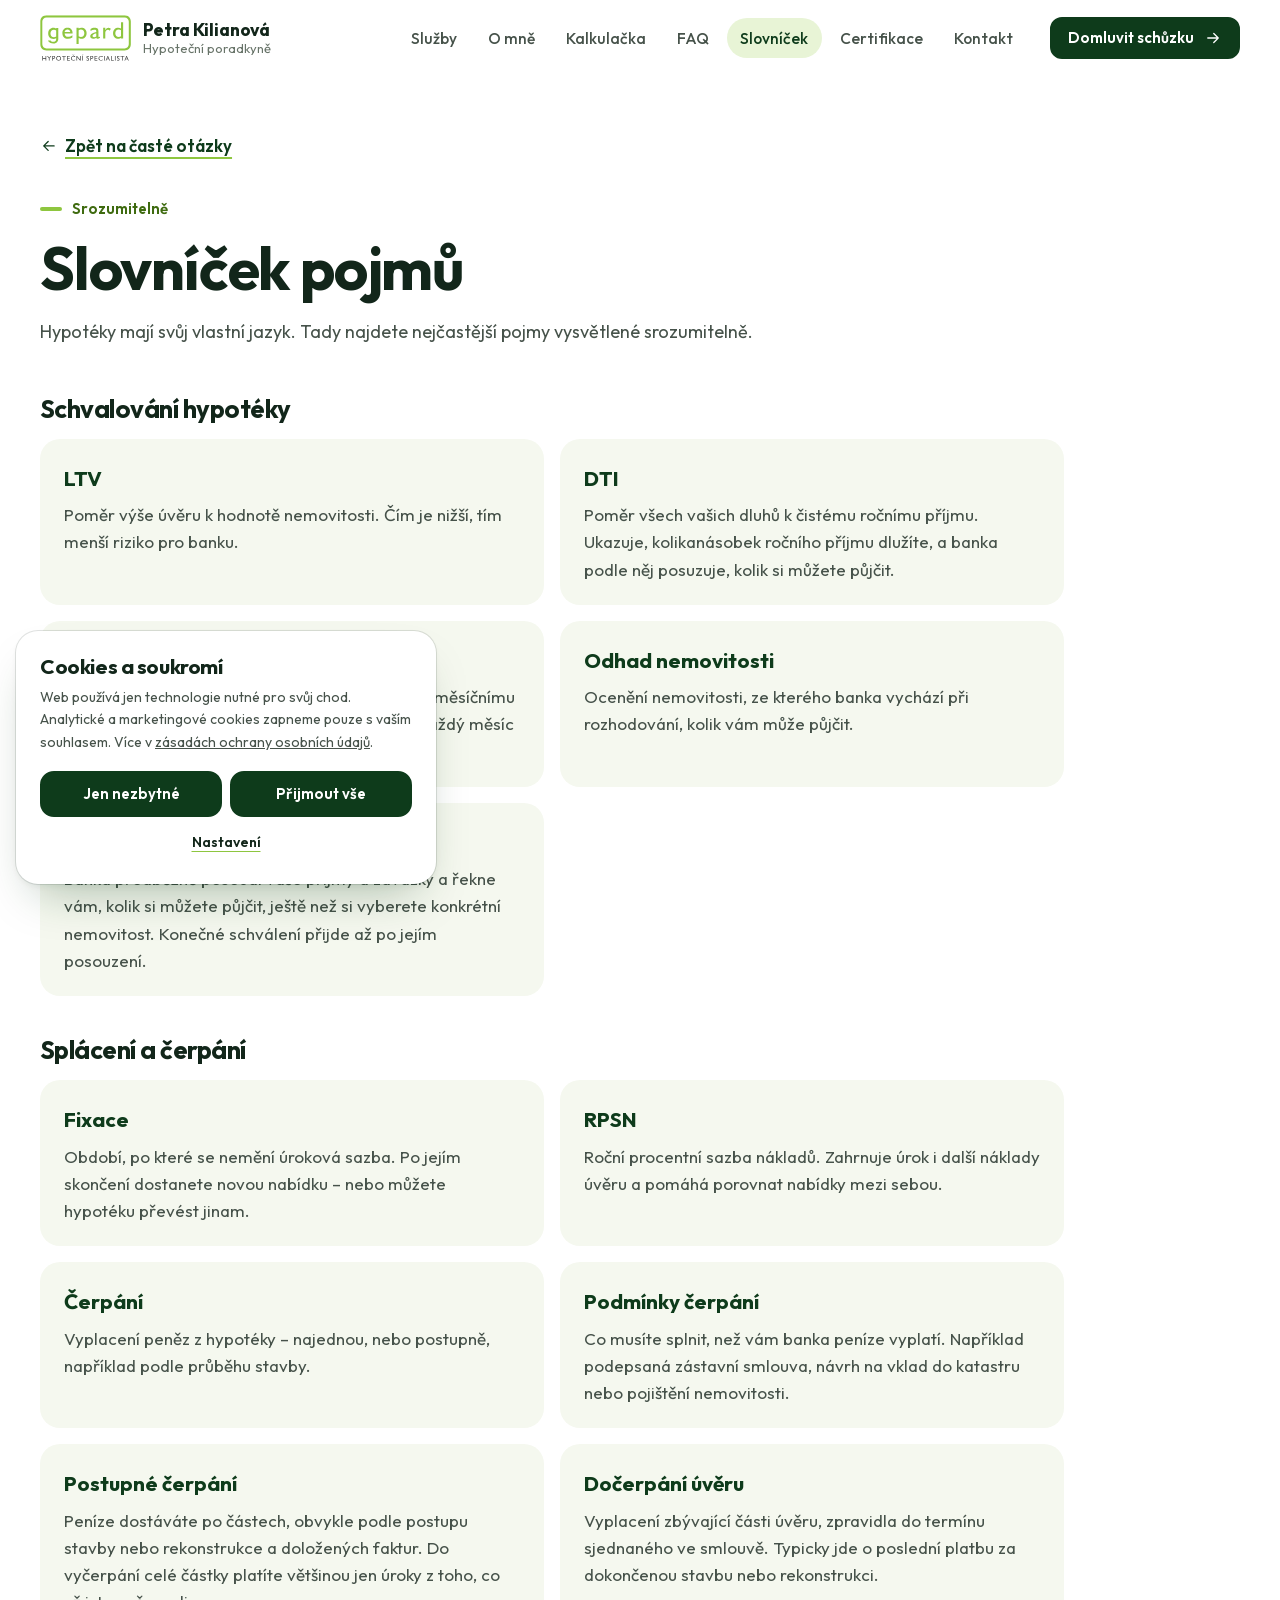
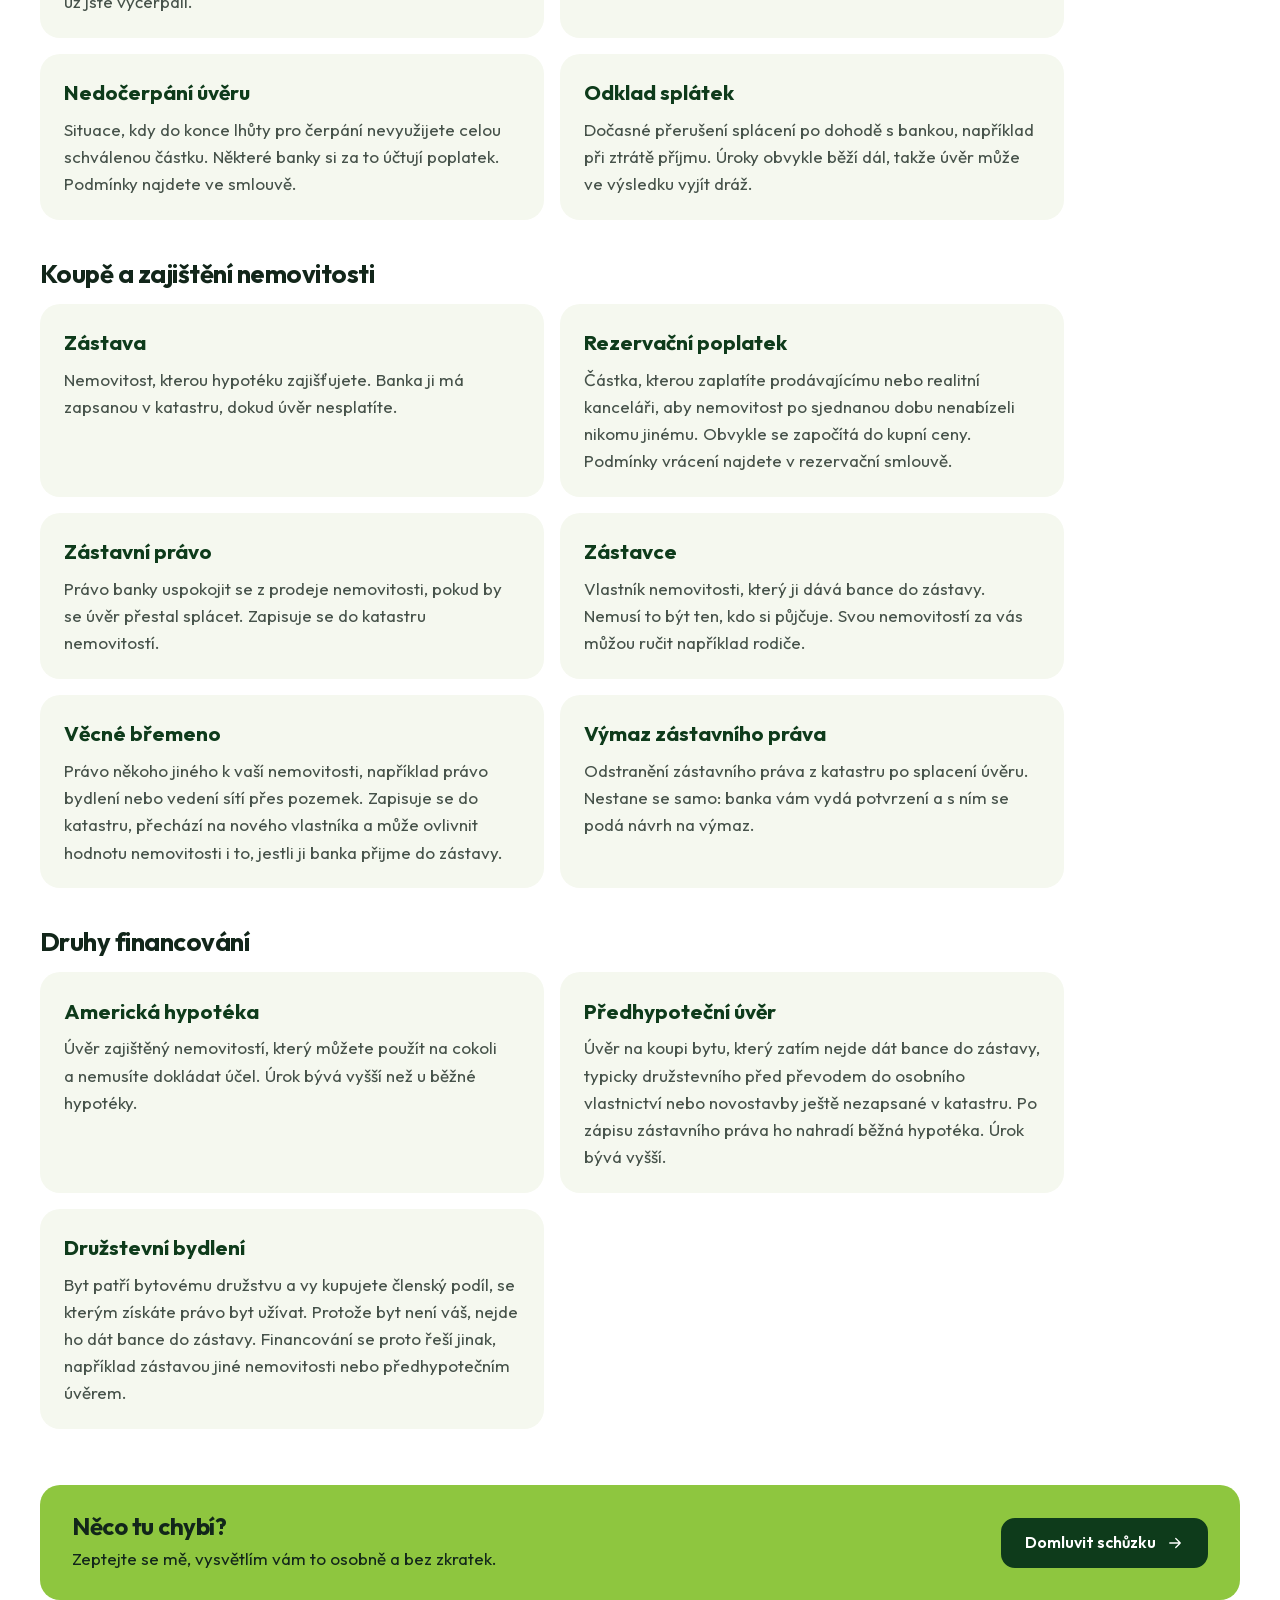
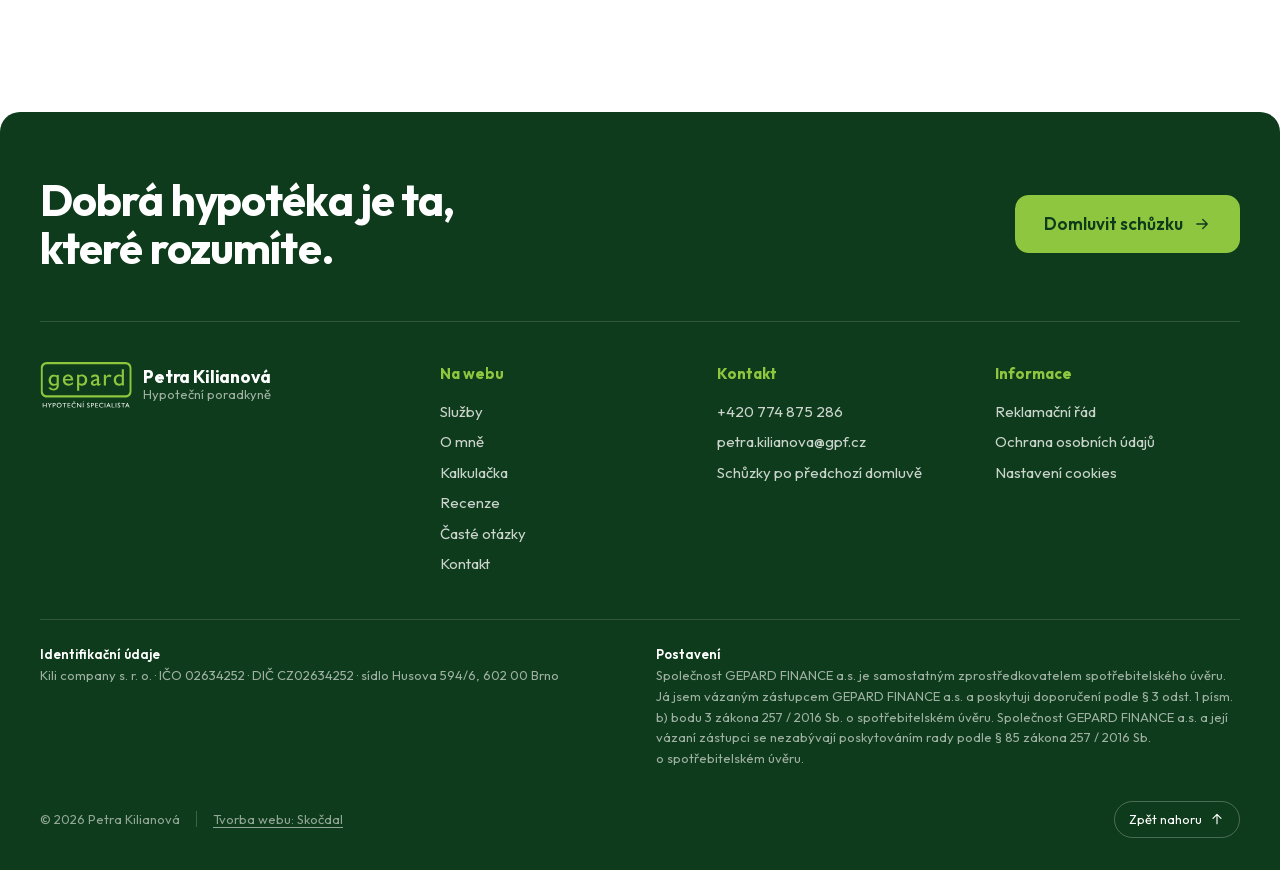
<file: slovnicek.html>
<!doctype html>
<html lang="cs">
	<head>
		<meta charset="utf-8" />
		<meta name="viewport" content="width=device-width, initial-scale=1, viewport-fit=cover" />
		<title>Petra Kilianová – slovníček</title>
		<meta
			name="description"
			content="Co znamená fixace, LTV, RPSN, čerpání nebo zástava? Nejčastější pojmy kolem hypoték vysvětlené srozumitelně a na jednom místě."
		/>
		<link rel="canonical" href="https://petaholec.github.io/petra-kilianova-web/slovnicek" />
		<meta name="theme-color" content="#FFFFFF" />
		<link rel="icon" href="assets/img/favicon.ico" sizes="16x16 32x32" />
		<link
			rel="preload"
			href="assets/fonts/outfit-var-latin.woff2"
			as="font"
			type="font/woff2"
			crossorigin
		/>
		<link rel="stylesheet" href="assets/css/styles.css?v=202611064" />
		<script>
			document.documentElement.classList.add('js');
		</script>
		<script defer src="content/site.js?v=202611064"></script>
		<script defer src="content/blog/posts.js"></script>
		<script defer src="assets/js/core.js?v=202611064"></script>
		<script defer src="assets/js/blog.js?v=202611064"></script>
		<script defer src="assets/js/consent.js?v=202611064"></script>
		<script defer src="assets/js/booking.js?v=202611064"></script>
		<script defer src="assets/js/app.js?v=202611064"></script>
	</head>
	<body data-page="glossary">
		<div data-render="header"></div>

		<main id="main" tabindex="-1">
			<noscript>
				<p class="noscript">Pro zobrazení webu prosím povolte JavaScript.</p>
			</noscript>
		</main>

		<div data-render="footer"></div>
	</body>
</html>
</file>
<file: assets/css/styles.css>
/* ==========================================================================
   Petra Kilianová · hypoteční poradkyně – styly webu
   --------------------------------------------------------------------------
   Živý, osobní vzhled v barvách Gepard Finance: limetková zelená, tmavě
   zelená, bílá kresba domu, ručně psané poznámky a barevná loga partnerů.

   1. Písma          6. Úvod a partneři   11. Rezervace
   2. Proměnné       7. Služby            12. Instagram, reference, otázky
   3. Základ         8. Proč se mnou      13. Kontakt a patička
   4. Komponenty     9. O mně, tým        14. Menu, cookies, upozornění
   5. Hlavička      10. Cesta, kalkulačka 15. Blog, slovníček, právní stránky
   ========================================================================== */

/* ---------- 1. Písma (hostovaná lokálně, licence OFL) ---------- */
@font-face {
	font-family: 'Outfit';
	font-style: normal;
	font-weight: 100 900;
	font-display: swap;
	src: url('../fonts/outfit-var-latin.woff2') format('woff2');
	unicode-range: U+0000-00FF, U+0131, U+0152-0153, U+02BB-02BC, U+02C6, U+02DA, U+02DC, U+0304,
		U+0308, U+0329, U+2000-206F, U+20AC, U+2122, U+2191, U+2193, U+2212, U+2215, U+FEFF, U+FFFD;
}
@font-face {
	font-family: 'Outfit';
	font-style: normal;
	font-weight: 100 900;
	font-display: swap;
	src: url('../fonts/outfit-var-latin-ext.woff2') format('woff2');
	unicode-range: U+0100-02BA, U+02BD-02C5, U+02C7-02CC, U+02CE-02D7, U+02DD-02FF, U+0304, U+0308,
		U+0329, U+1D00-1DBF, U+1E00-1E9F, U+1EF2-1EFF, U+2020, U+20A0-20AB, U+20AD-20C4, U+2113,
		U+2C60-2C7F, U+A720-A7FF;
}
@font-face {
	font-family: 'Caveat';
	font-style: normal;
	font-weight: 400 700;
	font-display: swap;
	src: url('../fonts/caveat-var-latin.woff2') format('woff2');
	unicode-range: U+0000-00FF, U+0131, U+0152-0153, U+02BB-02BC, U+02C6, U+02DA, U+02DC, U+0304,
		U+0308, U+0329, U+2000-206F, U+20AC, U+2122, U+2191, U+2193, U+2212, U+2215, U+FEFF, U+FFFD;
}
@font-face {
	font-family: 'Caveat';
	font-style: normal;
	font-weight: 400 700;
	font-display: swap;
	src: url('../fonts/caveat-var-latin-ext.woff2') format('woff2');
	unicode-range: U+0100-02BA, U+02BD-02C5, U+02C7-02CC, U+02CE-02D7, U+02DD-02FF, U+0304, U+0308,
		U+0329, U+1D00-1DBF, U+1E00-1E9F, U+1EF2-1EFF, U+2020, U+20A0-20AB, U+20AD-20C4, U+2113,
		U+2C60-2C7F, U+A720-A7FF;
}

/* ---------- 2. Proměnné ---------- */
:root {
	--white: #ffffff;
	--cream: #f5f8ef; /* jemně zelenkavé sekce */
	--lime: #8ec63f; /* Gepard Finance */
	--lime-2: #b4dc78;
	--lime-soft: #e8f4d6;
	--lime-deep: #3f6b10; /* zelená pro text (kontrast AA) */
	--forest: #0e3b1b; /* tmavě zelená */
	--forest-2: #17552a;
	--ink: #12261a;
	--ink-soft: #46524a;
	--ink-muted: #687469;
	--peach: #fff0d9; /* doplňkové barvy (reference) */
	--sky: #e2eff5;
	--line: rgba(18, 38, 26, 0.12);
	--line-strong: rgba(18, 38, 26, 0.24);
	--error: #b03a2e;

	/* aliasy pro správu webu (admin.css) */
	--paper: var(--white);
	--paper-2: var(--white);
	--sand: var(--cream);
	--copper: var(--lime);
	--copper-ink: var(--lime-deep);

	--font-display: 'Outfit', ui-sans-serif, system-ui, -apple-system, 'Segoe UI', Roboto,
		sans-serif;
	--font-sans: 'Outfit', ui-sans-serif, system-ui, -apple-system, 'Segoe UI', Roboto, sans-serif;
	--font-hand: 'Caveat', 'Comic Sans MS', cursive;

	--container: 1240px;
	--gutter: clamp(1rem, 4vw, 2.5rem);
	--section-y: clamp(4.5rem, 3rem + 5vw, 8rem);
	--header-h: 76px;
	--r-lg: 20px;
	--r: 14px;
	--r-sm: 10px;
	--shadow-1: 0 1px 2px rgba(14, 59, 27, 0.06), 0 8px 24px -12px rgba(14, 59, 27, 0.18);
	--shadow-2: 0 2px 6px rgba(14, 59, 27, 0.06), 0 24px 48px -20px rgba(14, 59, 27, 0.35);
	--ease: cubic-bezier(0.2, 0.8, 0.2, 1);
}

/* ---------- 3. Základ ---------- */
*,
*::before,
*::after {
	box-sizing: border-box;
}
html {
	-webkit-text-size-adjust: 100%;
	text-size-adjust: 100%;
	scroll-behavior: smooth;
	scroll-padding-top: calc(var(--header-h) + 16px);
}
html:has(dialog[open]) {
	overflow: hidden;
}
body {
	margin: 0;
	background: var(--white);
	color: var(--ink);
	font-family: var(--font-sans);
	font-size: 1.0625rem;
	line-height: 1.6;
	-webkit-font-smoothing: antialiased;
	-moz-osx-font-smoothing: grayscale;
}
body.has-mobile-cta {
	padding-bottom: 80px;
}
main {
	display: block;
	overflow-x: clip;
}
main:focus {
	outline: none;
}
img,
svg,
video {
	display: block;
	max-width: 100%;
}
button,
input,
select,
textarea {
	font: inherit;
	color: inherit;
}
a {
	color: inherit;
}
p {
	margin: 0 0 1em;
	text-wrap: pretty;
}
h1,
h2,
h3,
h4 {
	margin: 0;
	font-family: var(--font-display);
	font-weight: 700;
	line-height: 1.1;
	letter-spacing: -0.02em;
	text-wrap: balance;
}
::selection {
	background: var(--lime);
	color: var(--forest);
}
:focus-visible {
	outline: 3px solid var(--lime);
	outline-offset: 3px;
}

.container {
	width: min(100% - 2 * var(--gutter), var(--container));
	margin-inline: auto;
}
.section {
	position: relative;
	padding-block: var(--section-y);
}
.section--slim {
	padding-block: calc(var(--section-y) * 0.7);
}
.section--soft {
	background: var(--cream);
}
.section--lime {
	background: var(--lime);
}

.visually-hidden {
	position: absolute !important;
	width: 1px;
	height: 1px;
	padding: 0;
	margin: -1px;
	overflow: hidden;
	clip: rect(0 0 0 0);
	white-space: nowrap;
	border: 0;
}
.skip-link {
	position: fixed;
	left: 1rem;
	top: -100px;
	z-index: 200;
	padding: 0.75rem 1.1rem;
	border-radius: var(--r-sm);
	background: var(--forest);
	color: #fff;
	font-weight: 600;
	text-decoration: none;
}
.skip-link:focus {
	top: 1rem;
}
.noscript {
	padding: 8rem 1.5rem;
	text-align: center;
}
.js .seo-static {
	display: none;
}
.seo-static {
	max-width: 46rem;
	margin-inline: auto;
	padding: 2rem 1rem;
}
.muted {
	color: var(--ink-muted);
}
.hp-field {
	position: absolute;
	left: -9999px;
	width: 1px;
	height: 1px;
	overflow: hidden;
}

/* ---------- 4. Komponenty ---------- */
.i {
	width: 1.25em;
	height: 1.25em;
	flex: none;
	fill: none;
	stroke: currentColor;
	stroke-width: 1.7;
	stroke-linecap: round;
	stroke-linejoin: round;
}

.kicker,
.eyebrow {
	display: inline-flex;
	align-items: center;
	gap: 0.6rem;
	margin: 0 0 1rem;
	font-size: 0.9375rem;
	font-weight: 600;
	color: var(--lime-deep);
}
.kicker::before,
.eyebrow::before {
	content: '';
	width: 22px;
	height: 4px;
	border-radius: 4px;
	background: var(--lime);
}
.eyebrow__line,
.eyebrow__idx {
	display: none;
}
.section--lime .kicker {
	color: var(--forest);
}
.section--lime .kicker::before {
	background: var(--forest);
}

.sec-head {
	position: relative;
	max-width: 50rem;
	margin-bottom: clamp(2.25rem, 4vw, 3.5rem);
}
.sec-head__intro {
	margin: 1.1rem 0 0;
	max-width: 40rem;
	font-size: 1.125rem;
	color: var(--ink-soft);
}
.section--lime .sec-head__intro {
	color: var(--ink);
}
.section-head--split {
	display: flex;
	flex-wrap: wrap;
	justify-content: space-between;
	align-items: flex-end;
	gap: 1rem 3rem;
	margin-bottom: 2.5rem;
}
.section-head__intro {
	max-width: 30rem;
	color: var(--ink-soft);
}

.h2 {
	font-size: clamp(2rem, 1.3rem + 2.4vw, 3.3rem);
	line-height: 1.06;
}
.h3 {
	font-size: clamp(1.5rem, 1.25rem + 0.8vw, 2rem);
}
.h2 em,
.h3 em,
.card-title em,
.picker__title em {
	font-style: normal;
}
/* jediné zvýraznění: úvod, citát a rezervace */
.hero__title em,
.about__quote em,
#booking-title em {
	font-style: normal;
	background: linear-gradient(transparent 60%, var(--lime) 60%, var(--lime) 92%, transparent 92%);
	box-decoration-break: clone;
	-webkit-box-decoration-break: clone;
}
.section--lime .h2 em {
	color: var(--white);
}

/* Ručně psaná poznámka */
.hand {
	display: inline-flex;
	align-items: flex-end;
	gap: 0.25rem;
	margin: 0;
	font-family: var(--font-hand);
	font-size: clamp(1.7rem, 1.4rem + 0.8vw, 2.2rem);
	font-weight: 600;
	line-height: 1;
	color: var(--lime-deep);
	transform: rotate(-3deg);
}
.hand__arrow {
	width: 56px;
	height: 44px;
	fill: none;
	stroke: currentColor;
	stroke-width: 2.4;
	stroke-linecap: round;
	stroke-linejoin: round;
}
.hand--left {
	flex-direction: row-reverse;
}

/* Tlačítka */
.btn {
	display: inline-flex;
	align-items: center;
	justify-content: center;
	gap: 0.6rem;
	min-height: 50px;
	padding: 0.7rem 1.4rem;
	border: 2px solid var(--forest);
	border-radius: 14px;
	background: var(--forest);
	color: #fff;
	font-size: 1rem;
	font-weight: 600;
	line-height: 1.2;
	text-align: center;
	text-decoration: none;
	cursor: pointer;
	transition:
		background-color 0.2s,
		border-color 0.2s,
		color 0.2s,
		transform 0.2s var(--ease),
		box-shadow 0.2s;
}
.btn:hover {
	background: var(--lime);
	border-color: var(--lime);
	color: var(--forest);
	transform: translateY(-2px);
	box-shadow: 0 10px 20px -10px rgba(63, 107, 16, 0.6);
}
.btn:active {
	transform: none;
}
.btn__arrow {
	width: 18px;
	height: 18px;
	transition: transform 0.2s var(--ease);
}
.btn:hover .btn__arrow {
	transform: translateX(3px);
}
.btn--lime {
	background: var(--lime);
	border-color: var(--lime);
	color: var(--forest);
}
.btn--lime:hover {
	background: #fff;
	border-color: #fff;
}
.btn--outline,
.btn--ghost {
	background: transparent;
	color: var(--forest);
}
.btn--outline:hover,
.btn--ghost:hover {
	background: var(--forest);
	border-color: var(--forest);
	color: #fff;
}
.btn--light {
	background: #fff;
	border-color: #fff;
	color: var(--forest);
}
.btn--danger {
	background: var(--error);
	border-color: var(--error);
}
.btn--lg {
	min-height: 58px;
	padding: 0.9rem 1.7rem;
	font-size: 1.0625rem;
}
.btn--sm {
	min-height: 42px;
	padding: 0.45rem 1rem;
	font-size: 0.9375rem;
	border-radius: 12px;
}
.btn--block {
	width: 100%;
}
.btn[disabled] {
	opacity: 0.35;
	cursor: not-allowed;
	transform: none;
	box-shadow: none;
}
.btn[disabled]:hover {
	background: var(--forest);
	border-color: var(--forest);
	color: #fff;
}
.btn.is-loading {
	opacity: 0.65;
	cursor: progress;
}
.btn__icon {
	display: none;
}

.link-arrow {
	display: inline-flex;
	align-items: center;
	gap: 0.45rem;
	font-weight: 600;
	color: var(--forest);
	text-decoration: underline;
	text-decoration-color: var(--lime);
	text-decoration-thickness: 2px;
	text-underline-offset: 0.3em;
	cursor: pointer;
}
.link-arrow__icon {
	display: inline-flex;
	transition: transform 0.2s var(--ease);
}
.link-arrow__icon .i {
	width: 1.05em;
	height: 1.05em;
}
.link-arrow:hover .link-arrow__icon {
	transform: translateX(3px);
}
.link-arrow--back {
	margin-bottom: 2rem;
}
.link-arrow--back:hover .link-arrow__icon {
	transform: translateX(-3px);
}

/* Zaškrtnutý seznam */
.ticks {
	display: grid;
	gap: 0.55rem;
	margin: 0 0 1.75rem;
	padding: 0;
	list-style: none;
}
.ticks li {
	display: flex;
	gap: 0.65rem;
	align-items: flex-start;
}
.ticks .i {
	width: 24px;
	height: 24px;
	padding: 4px;
	margin-top: 0.05rem;
	border-radius: 50%;
	background: var(--lime);
	color: var(--forest);
	stroke-width: 2.6;
}

/* Zástupné údaje k doplnění */
.ph {
	background: rgba(142, 198, 63, 0.28);
	box-decoration-break: clone;
	-webkit-box-decoration-break: clone;
	padding: 0 0.2em;
	border-radius: 4px;
}
.ph-block {
	display: flex;
	gap: 0.75rem;
	margin: 0 0 1.25rem;
	padding: 1rem 1.15rem;
	border: 2px dashed var(--lime-2);
	border-radius: var(--r);
	color: var(--ink-soft);
	font-size: 0.9375rem;
}
.ph-block p {
	margin: 0;
}
.ph-block .i {
	margin-top: 0.15rem;
	color: var(--lime-deep);
}
.proto-note {
	display: none;
}
.show-notes .proto-note {
	display: flex;
	gap: 0.6rem;
	margin: 1rem 0;
	padding: 0.8rem 1rem;
	border-radius: var(--r-sm);
	background: var(--peach);
	font-size: 0.875rem;
}

/* Fotografie a zástupná plocha */
.media {
	position: relative;
	margin: 0;
	aspect-ratio: var(--ratio, 4 / 5);
	overflow: hidden;
	border-radius: var(--r-lg);
	background: var(--cream);
}
.media img {
	width: 100%;
	height: 100%;
	object-fit: cover;
}
.media--ph {
	display: grid;
	place-items: center;
	padding: 1rem;
	background: repeating-linear-gradient(
			135deg,
			transparent 0 12px,
			rgba(142, 198, 63, 0.14) 12px 14px
		),
		var(--cream);
}
.media__marks {
	display: none;
}
.media__label {
	display: grid;
	justify-items: center;
	gap: 0.3rem;
	max-width: 15rem;
	text-align: center;
	font-size: 0.8125rem;
	line-height: 1.4;
	color: var(--ink-muted);
}
.media__label .i {
	width: 26px;
	height: 26px;
	color: var(--lime-deep);
}
.media__label strong {
	font-size: 0.9375rem;
	font-weight: 600;
	color: var(--ink-soft);
}

/* Formuláře */
.field {
	display: grid;
	align-content: start;
	gap: 0.4rem;
}
.field--full {
	grid-column: 1 / -1;
}
.field__label {
	font-size: 0.9375rem;
	font-weight: 600;
}
.req {
	margin-left: 0.15rem;
	color: var(--error);
}
.opt {
	font-weight: 400;
	color: var(--ink-muted);
}
.field__input {
	width: 100%;
	min-height: 50px;
	padding: 0.6rem 0.9rem;
	border: 2px solid var(--line);
	border-radius: var(--r-sm);
	background: #fff;
	font-size: 1rem;
	line-height: 1.4;
	transition:
		border-color 0.15s,
		box-shadow 0.15s;
}
.field__input:hover {
	border-color: var(--line-strong);
}
.field__input:focus {
	outline: none;
	border-color: var(--lime-deep);
	box-shadow: 0 0 0 4px rgba(142, 198, 63, 0.3);
}
.field__input[aria-invalid='true'] {
	border-color: var(--error);
}
textarea.field__input {
	resize: vertical;
	min-height: 100px;
}
select.field__input {
	appearance: none;
	-webkit-appearance: none;
	padding-right: 2.5rem;
	cursor: pointer;
	background: #fff
		url("data:image/svg+xml,%3Csvg xmlns='http://www.w3.org/2000/svg' viewBox='0 0 24 24' fill='none' stroke='%230E3B1B' stroke-width='2' stroke-linecap='round'%3E%3Cpath d='m6 9 6 6 6-6'/%3E%3C/svg%3E")
		no-repeat right 0.8rem center / 18px;
}
.field__input::placeholder {
	color: #8e978f;
}
.field__error {
	display: flex;
	gap: 0.35rem;
	align-items: flex-start;
	margin: 0;
	font-size: 0.8125rem;
	color: var(--error);
}
.field__error:empty {
	display: none;
}
.field__error .i {
	width: 15px;
	height: 15px;
	margin-top: 0.15rem;
}
.check {
	display: flex;
	gap: 0.6rem;
	align-items: flex-start;
	font-size: 0.875rem;
	line-height: 1.5;
	color: var(--ink-soft);
	cursor: pointer;
}
.check input {
	flex: none;
	width: 20px;
	height: 20px;
	margin: 0.05rem 0 0;
	accent-color: var(--forest);
}
.form-grid {
	display: grid;
	grid-template-columns: 1fr 1fr;
	gap: 1rem;
}
.form-privacy {
	margin: 1rem 0 0;
	font-size: 0.8125rem;
	color: var(--ink-muted);
}
fieldset {
	margin: 0;
	padding: 0;
	border: 0;
	min-width: 0;
}
legend {
	padding: 0;
}

.switch {
	position: relative;
	display: inline-flex;
	align-items: center;
	gap: 0.7rem;
	font-size: 0.9375rem;
	cursor: pointer;
}
.switch input {
	position: absolute;
	inset: 0;
	width: 100%;
	height: 100%;
	margin: 0;
	opacity: 0;
	cursor: pointer;
}
.switch__track {
	position: relative;
	flex: none;
	width: 44px;
	height: 26px;
	border-radius: 13px;
	background: var(--line-strong);
	transition: background-color 0.2s;
}
.switch__track::after {
	content: '';
	position: absolute;
	top: 3px;
	left: 3px;
	width: 20px;
	height: 20px;
	border-radius: 50%;
	background: #fff;
	box-shadow: 0 1px 3px rgba(0, 0, 0, 0.2);
	transition: transform 0.2s var(--ease);
}
.switch input:checked + .switch__track {
	background: var(--lime-deep);
}
.switch input:checked + .switch__track::after {
	transform: translateX(18px);
}
.switch input:disabled + .switch__track {
	background: var(--lime-2);
}
.switch input:focus-visible + .switch__track {
	outline: 3px solid var(--lime);
	outline-offset: 2px;
}

.card-title {
	margin-bottom: 1.25rem;
	font-size: 1.4rem;
}
.card-title .i {
	display: inline-block;
	margin-right: 0.45rem;
	vertical-align: -0.2em;
	color: var(--lime-deep);
}
.done-check {
	width: 64px;
	height: 64px;
	margin: 0 auto 1rem;
	fill: none;
	stroke: var(--lime-deep);
	stroke-width: 3;
	stroke-linecap: round;
	stroke-linejoin: round;
}
.done-check circle,
.done-check path {
	stroke-dasharray: 1;
	stroke-dashoffset: 1;
	animation: draw 0.7s var(--ease) forwards;
}
.done-check path {
	animation-delay: 0.35s;
}

/* ---------- 5. Hlavička ---------- */
.site-header {
	position: sticky;
	top: 0;
	z-index: 50;
	background: #fff;
	transition: box-shadow 0.2s;
}
.site-header.is-scrolled {
	box-shadow:
		0 1px 0 var(--line),
		0 10px 30px -20px rgba(14, 59, 27, 0.35);
}
.header__inner {
	display: flex;
	align-items: center;
	gap: 1.5rem;
	min-height: var(--header-h);
}
.logo {
	display: inline-flex;
	align-items: center;
	gap: 0.7rem;
	text-decoration: none;
}
.logo__gepard {
	flex: none;
	width: auto;
	height: 46px;
}
.logo__text {
	display: flex;
	flex-direction: column;
	line-height: 1.15;
}
.logo__name {
	font-size: 1.1rem;
	font-weight: 700;
	letter-spacing: -0.01em;
}
.logo__role {
	font-size: 0.8125rem;
	color: var(--ink-muted);
}
.nav {
	margin-left: auto;
}
.nav__list {
	display: flex;
	gap: 0.25rem;
	margin: 0;
	padding: 0;
	list-style: none;
}
.nav__link {
	display: block;
	padding: 0.5rem 0.85rem;
	border-radius: 999px;
	font-size: 0.96875rem;
	font-weight: 500;
	color: var(--ink-soft);
	text-decoration: none;
	transition:
		background-color 0.15s,
		color 0.15s;
}
.nav__link:hover {
	background: var(--cream);
	color: var(--ink);
}
.nav__link.is-active {
	background: var(--lime-soft);
	color: var(--forest);
}
.menu-toggle {
	display: none;
	align-items: center;
	gap: 0.55rem;
	min-height: 44px;
	padding: 0.4rem 1rem;
	border: 2px solid var(--forest);
	border-radius: 12px;
	background: none;
	font-weight: 600;
	cursor: pointer;
}
.menu-toggle__lines {
	display: grid;
	gap: 5px;
	width: 18px;
}
.menu-toggle__lines span {
	height: 2px;
	border-radius: 2px;
	background: currentColor;
}
.menu-toggle__lines span:last-child {
	width: 65%;
}

/* ---------- 6. Úvod a partneři ---------- */
.hero {
	padding-block: clamp(2rem, 1rem + 4vw, 4.5rem) clamp(3rem, 2rem + 4vw, 5.5rem);
}
.hero__grid {
	display: grid;
	grid-template-columns: minmax(0, 1.08fr) minmax(0, 0.92fr);
	gap: clamp(2rem, 5vw, 4.5rem);
	align-items: center;
}
.hero__kicker {
	margin-bottom: 1.25rem;
	font-size: 1rem;
	font-weight: 500;
	color: var(--ink-muted);
}
.hero__title {
	font-size: clamp(2.6rem, 1.3rem + 4.3vw, 4.9rem);
	line-height: 1.03;
	letter-spacing: -0.035em;
}
.hero__text {
	max-width: 33rem;
	margin: 1.6rem 0 2.25rem;
	font-size: 1.1875rem;
	color: var(--ink-soft);
}
.hero__actions {
	display: flex;
	flex-wrap: wrap;
	align-items: center;
	gap: 1rem 1.75rem;
}

.hero__visual {
	position: relative;
}
.hero__panel {
	position: relative;
	display: flex;
	align-items: flex-end;
	justify-content: center;
	aspect-ratio: 5 / 5.6;
	overflow: hidden;
	border-radius: var(--r-lg);
	background: var(--lime);
}
.house-art {
	position: absolute;
	inset: 4% 4% 0;
	width: 92%;
	height: 96%;
}
.hero__person {
	position: absolute;
	bottom: 0;
	left: 50%;
	width: auto;
	max-width: none;
	height: 93%;
	transform: translateX(-50%);
}

.partners {
	padding: 1.25rem 0;
	border-block: 1px solid var(--line);
	background: #fff;
}
.partners__inner {
	display: grid;
	grid-template-columns: auto minmax(0, 1fr) auto;
	gap: 0.75rem 1.5rem;
	align-items: center;
}
.partners__title {
	max-width: 11rem;
	margin: 0;
	font-size: 0.9375rem;
	font-weight: 600;
	line-height: 1.35;
	color: var(--ink-soft);
}
.partners__marquee {
	overflow: hidden;
	-webkit-mask-image: linear-gradient(90deg, transparent, #000 7%, #000 93%, transparent);
	mask-image: linear-gradient(90deg, transparent, #000 7%, #000 93%, transparent);
	cursor: grab;
	touch-action: pan-y;
	user-select: none;
	-webkit-user-select: none;
}
.partners__marquee.is-drag {
	cursor: grabbing;
}
.partners__track {
	display: flex;
	width: max-content;
	will-change: transform;
}
.partners__list {
	display: flex;
	flex: none;
	align-items: center;
	gap: 2.75rem;
	margin: 0;
	padding: 0 2.75rem 0 0;
	list-style: none;
}
.partners__item {
	display: grid;
	flex: none;
	place-items: center;
	min-height: 48px;
}
.partners__item img {
	pointer-events: none;
	display: block;
	width: auto;
	height: 30px;
	max-width: 138px;
	object-fit: contain;
}
.partners__item--text {
	font-size: 0.875rem;
	font-weight: 600;
	white-space: nowrap;
	color: var(--ink-soft);
}
.partners__note {
	grid-column: 1 / -1;
	margin: 0;
	font-size: 0.875rem;
}
.partners__pause {
	display: grid;
	place-items: center;
	width: 34px;
	height: 34px;
	padding: 0;
	border: 1px solid var(--line);
	border-radius: 50%;
	background: #fff;
	color: var(--ink-muted);
	cursor: pointer;
	transition:
		color 0.15s,
		border-color 0.15s;
}
.partners__pause:hover {
	border-color: var(--forest);
	color: var(--forest);
}
.partners__pause .i {
	width: 16px;
	height: 16px;
}
.partners__pause-on {
	display: none;
}
.is-paused .partners__pause-off {
	display: none;
}
.is-paused .partners__pause-on {
	display: block;
}

/* ---------- 7. Služby ---------- */
.picker {
	display: grid;
	grid-template-columns: minmax(0, 300px) minmax(0, 1fr);
	gap: clamp(1.25rem, 3vw, 2.5rem);
	align-items: start;
}
.picker__tabs {
	display: grid;
	gap: 0.35rem;
}
.picker__tab {
	display: flex;
	align-items: center;
	gap: 0.85rem;
	width: 100%;
	padding: 0.6rem 0.8rem;
	border: 0;
	border-radius: var(--r);
	background: transparent;
	font-size: 1rem;
	font-weight: 600;
	text-align: left;
	color: var(--ink-soft);
	cursor: pointer;
	transition:
		background-color 0.2s,
		color 0.2s;
}
.picker__tab:hover {
	background: var(--cream);
	color: var(--ink);
}
.picker__icon {
	display: grid;
	place-items: center;
	width: 44px;
	height: 44px;
	flex: none;
	border-radius: 14px;
	background: var(--cream);
	color: var(--lime-deep);
	transition:
		background-color 0.2s,
		color 0.2s,
		transform 0.2s var(--ease);
}
.picker__icon .i {
	width: 22px;
	height: 22px;
}
.picker__tab[aria-selected='true'] {
	background: var(--forest);
	color: #fff;
}
.picker__tab[aria-selected='true'] .picker__icon {
	background: var(--lime);
	color: var(--forest);
	transform: rotate(-6deg);
}
.picker__panel {
	position: relative;
	overflow: hidden;
	min-height: 100%;
	padding: clamp(1.5rem, 4vw, 2.75rem);
	border-radius: var(--r-lg);
	background: var(--cream);
}
.picker__panel:not([hidden]) {
	animation: panelIn 0.4s var(--ease);
}
.picker__panel:focus-visible {
	outline-offset: -3px;
}
.picker__big-icon {
	position: absolute;
	right: -2rem;
	top: -2rem;
	color: var(--lime-soft);
}
.picker__big-icon .i {
	width: 230px;
	height: 230px;
	stroke-width: 1.2;
}
.picker__title {
	position: relative;
	max-width: 30rem;
	margin-bottom: 0.9rem;
	font-size: clamp(1.6rem, 1.3rem + 1vw, 2.2rem);
}
.picker__text {
	position: relative;
	max-width: 36rem;
	font-size: 1.0625rem;
	color: var(--ink-soft);
}
.picker__sub {
	position: relative;
	margin: 1.5rem 0 0.7rem;
	font-weight: 700;
}
.picker .ticks {
	position: relative;
}

.situations {
	display: flex;
	flex-wrap: wrap;
	align-items: center;
	gap: 0.75rem 1rem;
	margin-top: 2.5rem;
}
.situations__title {
	margin: 0;
	font-weight: 600;
}
.situations__list {
	display: flex;
	flex-wrap: wrap;
	gap: 0.5rem;
	margin: 0;
	padding: 0;
	list-style: none;
}
.situations__list li {
	padding: 0.4rem 0.9rem;
	border: 2px solid var(--lime-soft);
	border-radius: 999px;
	font-size: 0.9375rem;
	font-weight: 500;
}

/* ---------- 8. Proč se mnou ---------- */
.versus {
	display: grid;
	grid-template-columns: repeat(2, minmax(0, 1fr));
	gap: 1.5rem;
	align-items: stretch;
}
.versus__card {
	position: relative;
	padding: clamp(1.5rem, 3.5vw, 2.5rem);
	border-radius: var(--r-lg);
}
.versus__card--self {
	background: #fff;
	border: 2px dashed var(--line-strong);
	color: var(--ink-soft);
}
.versus__card--me {
	background: var(--forest);
	color: #fff;
}
.versus__who {
	margin-bottom: 1.5rem;
	font-size: 1.6rem;
}
.versus__card--self .versus__who {
	color: var(--ink-muted);
}
.versus__list {
	display: grid;
	gap: 1.1rem;
	margin: 0 0 1.75rem;
	padding: 0;
	list-style: none;
}
.versus__list li {
	display: flex;
	gap: 0.85rem;
	align-items: flex-start;
}
.versus__icon .i {
	width: 28px;
	height: 28px;
	padding: 5px;
	border-radius: 50%;
	stroke-width: 2.6;
}
.versus__card--self .versus__icon .i {
	background: var(--cream);
	color: var(--ink-muted);
}
.versus__card--me .versus__icon .i {
	background: var(--lime);
	color: var(--forest);
}
.versus__label {
	display: block;
	font-size: 0.8125rem;
	font-weight: 700;
	letter-spacing: 0.02em;
}
.versus__card--self .versus__label {
	color: var(--ink-muted);
}
.versus__card--me .versus__label {
	color: var(--lime-2);
}
.versus__card--self .versus__list {
	margin-bottom: 0;
}

/* ---------- 9. O mně, tým ---------- */
.about__grid {
	display: grid;
	grid-template-columns: minmax(0, 0.85fr) minmax(0, 1.15fr);
	gap: clamp(2rem, 6vw, 5rem);
	align-items: center;
}
.about__visual {
	position: relative;
}
.about__frame {
	position: relative;
	max-width: 460px;
}
.about__frame::before {
	content: '';
	position: absolute;
	inset: 7% -6% -5% 8%;
	border-radius: var(--r-lg);
	background: var(--lime);
	transform: rotate(4deg);
}
.about__portrait {
	position: relative;
}
.about__hand {
	position: absolute;
	right: 1rem;
	top: -3.4rem;
}
.about__lead {
	margin: 1.4rem 0;
	font-size: clamp(1.2rem, 1.05rem + 0.5vw, 1.4rem);
	font-weight: 500;
	line-height: 1.45;
}
.about__content > p {
	color: var(--ink-soft);
}
.about__content > .about__lead {
	color: var(--ink);
}
.about__story {
	min-height: 7rem;
	margin: 0 0 1.25rem;
	border: 2px dashed var(--lime-2);
	border-radius: var(--r);
}
.about__quote {
	margin: 2rem 0;
}
.about__quote p {
	margin: 0;
	font-size: clamp(1.5rem, 1.2rem + 1vw, 2.1rem);
	font-weight: 700;
	line-height: 1.25;
	letter-spacing: -0.02em;
}
.about__sign {
	display: flex;
	flex-wrap: wrap;
	align-items: center;
	gap: 1rem 2rem;
}
.signature {
	margin: 0;
	font-size: 1.2rem;
	font-weight: 700;
	color: var(--forest);
}

.team__inner {
	display: grid;
	grid-template-columns: minmax(0, 1fr) minmax(0, 1fr);
	gap: 2rem 3rem;
	align-items: center;
	padding: clamp(1.5rem, 4vw, 2.75rem);
	border-radius: var(--r-lg);
	background: var(--cream);
}
.team__intro {
	margin: 0.75rem 0 0;
	color: var(--ink-soft);
}
.member {
	display: grid;
	grid-template-columns: 112px minmax(0, 1fr);
	gap: 1.25rem;
	align-items: center;
}
.member .media {
	border-radius: 50%;
	border: 4px solid #fff;
}
.member__name {
	font-size: 1.25rem;
}
.member__role {
	margin: 0.15rem 0 0.4rem;
	font-weight: 600;
	color: var(--lime-deep);
}
.member__text {
	margin: 0;
	color: var(--ink-soft);
}

/* ---------- 10. Cesta a kalkulačka ---------- */
.road {
	position: relative;
	display: grid;
	grid-template-columns: repeat(5, minmax(0, 1fr));
	gap: 1.5rem;
	margin: 0;
	padding: 0;
	list-style: none;
}
.road::before {
	content: '';
	position: absolute;
	left: 28px;
	right: 28px;
	top: 27px;
	border-top: 3px dashed var(--forest);
	opacity: 0.45;
	transform-origin: left;
}
.road__step {
	position: relative;
}
.road__dot {
	position: relative;
	display: grid;
	place-items: center;
	width: 56px;
	height: 56px;
	margin-bottom: 1.1rem;
	border-radius: 50%;
	background: #fff;
	color: var(--forest);
	font-size: 1.35rem;
	font-weight: 800;
}
.road__step--finish .road__dot {
	background: var(--forest);
	color: var(--lime);
}
.road__step--finish .road__dot .i {
	width: 26px;
	height: 26px;
}
.road__title {
	margin-bottom: 0.55rem;
	font-size: 1.15rem;
	line-height: 1.25;
	color: var(--forest);
}
.road__text {
	font-size: 0.96875rem;
	color: var(--ink);
}
.road__text + .btn {
	margin-top: 1.25rem;
}
.road__finish {
	margin-bottom: 0;
	font-size: 1.15rem;
	font-weight: 700;
	line-height: 1.25;
	color: var(--forest);
}
.calc {
	display: grid;
	grid-template-columns: minmax(0, 1.1fr) minmax(0, 1fr);
	overflow: hidden;
	border: 1px solid var(--line);
	border-radius: var(--r-lg);
	background: #fff;
}
.calc__inputs {
	padding: clamp(1.25rem, 3vw, 2rem);
}
.calc__field {
	margin-bottom: 1.5rem;
}
.calc__row {
	display: flex;
	justify-content: space-between;
	align-items: baseline;
	gap: 1rem;
	margin-bottom: 0.6rem;
}
.calc__label {
	font-weight: 600;
}
.calc__scale {
	display: flex;
	justify-content: space-between;
	margin-top: 0.35rem;
	font-size: 0.8125rem;
	color: var(--ink-muted);
}

.range {
	--fill: 50%;
	width: 100%;
	height: 28px;
	margin: 0;
	background: transparent;
	-webkit-appearance: none;
	appearance: none;
	cursor: pointer;
}
.range::-webkit-slider-runnable-track {
	height: 8px;
	border-radius: 8px;
	background: linear-gradient(to right, var(--lime) var(--fill), var(--cream) var(--fill));
}
.range::-moz-range-track {
	height: 8px;
	border-radius: 8px;
	background: var(--cream);
}
.range::-moz-range-progress {
	height: 8px;
	border-radius: 8px;
	background: var(--lime);
}
.range::-webkit-slider-thumb {
	-webkit-appearance: none;
	width: 26px;
	height: 26px;
	margin-top: -9px;
	border: 4px solid var(--forest);
	border-radius: 50%;
	background: #fff;
	box-shadow: 0 2px 6px rgba(0, 0, 0, 0.2);
	transition: transform 0.15s;
}
.range::-moz-range-thumb {
	width: 18px;
	height: 18px;
	border: 4px solid var(--forest);
	border-radius: 50%;
	background: #fff;
}
.range:active::-webkit-slider-thumb {
	transform: scale(1.15);
}
.range:focus-visible {
	outline: none;
}
.range:focus-visible::-webkit-slider-thumb {
	box-shadow: 0 0 0 5px rgba(142, 198, 63, 0.5);
}
.range:focus-visible::-moz-range-thumb {
	box-shadow: 0 0 0 5px rgba(142, 198, 63, 0.5);
}

.calc__result {
	display: flex;
	flex-direction: column;
	padding: clamp(1.25rem, 3vw, 2rem);
	background: var(--forest);
	color: #fff;
}
.calc__result-label {
	margin-bottom: 0.35rem;
	font-size: 1.125rem;
	font-weight: 600;
	color: var(--lime-2);
}
.calc__payment {
	margin-bottom: 1.5rem;
	font-size: clamp(3rem, 2.2rem + 3vw, 4.5rem);
	font-weight: 800;
	line-height: 1;
	letter-spacing: -0.03em;
	color: var(--lime);
}
.calc__stats {
	flex: 1 0 auto;
	display: grid;
	grid-template-columns: 1fr 1fr;
	grid-auto-rows: 1fr;
	gap: 0.75rem;
	margin: 0 0 1.5rem;
}
.calc__stats > div {
	display: flex;
	flex-direction: column;
	justify-content: center;
	gap: 0.4rem;
	padding: 1rem 1.15rem;
	border-radius: var(--r);
	background: rgba(255, 255, 255, 0.09);
}
.calc__stats > div[hidden] {
	display: none;
}
.calc__stats > [hidden] + div {
	grid-column: 1 / -1;
}
.calc__stats dt {
	font-size: 0.9375rem;
	line-height: 1.3;
	color: rgba(255, 255, 255, 0.85);
}
.calc__stats dd {
	margin: 0;
	font-size: clamp(1.3rem, 1.1rem + 0.9vw, 1.75rem);
	font-weight: 800;
	line-height: 1.1;
	letter-spacing: -0.01em;
}
.calc__label--block {
	display: block;
	margin-bottom: 0.4rem;
}
.calc__modes {
	display: flex;
	flex-wrap: wrap;
	gap: 0.4rem;
	margin-bottom: 1.5rem;
}
.calc__modes--small {
	margin-bottom: 0;
}
.calc__mode {
	padding: 0.5rem 0.95rem;
	border: 2px solid var(--line);
	border-radius: 999px;
	background: #fff;
	font: inherit;
	font-size: 0.9375rem;
	font-weight: 600;
	color: var(--ink-soft);
	cursor: pointer;
	transition:
		border-color 0.2s,
		background-color 0.2s,
		color 0.2s;
}
.calc__mode:hover {
	border-color: var(--forest);
}
.calc__mode[aria-pressed='true'] {
	border-color: var(--forest);
	background: var(--forest);
	color: #fff;
}
.calc__money {
	display: inline-flex;
	align-items: baseline;
	gap: 0.3rem;
	font-size: 1.15rem;
	font-weight: 700;
	color: var(--forest);
	white-space: nowrap;
}
.calc__money-input {
	width: 7.25rem;
	padding: 0 0 0.1rem;
	border: 0;
	border-bottom: 2px dashed var(--lime-2);
	border-radius: 0;
	background: transparent;
	font: inherit;
	color: inherit;
	text-align: right;
}
.calc__money-input:focus {
	outline: none;
	border-bottom: 2px solid var(--forest);
}
.calc__error {
	margin: 0.4rem 0 0;
	font-size: 0.875rem;
	font-weight: 600;
	color: #b3261e;
}
.calc__selects {
	display: grid;
	grid-template-columns: 1fr 1fr;
	gap: 1rem;
	margin-bottom: 1.5rem;
}
.calc__insurance {
	display: flex;
	flex-wrap: wrap;
	align-items: center;
	justify-content: space-between;
	gap: 0.6rem 1rem;
}
.calc__result[aria-busy='true'] .calc__payment,
.calc__result[aria-busy='true'] .calc__stats {
	opacity: 0.55;
	transition: opacity 0.2s;
}
.calc__message {
	margin: 0 0 1rem;
	font-size: 0.9375rem;
	color: #fff;
}
.calc__actions {
	display: grid;
	gap: 0.6rem;
	margin-top: auto;
}
.calc__toggle {
	border: 2px solid var(--lime);
	background: transparent;
	color: #fff;
}
.calc__toggle:hover:not(:disabled) {
	background: rgba(255, 255, 255, 0.1);
}
.calc__toggle:disabled {
	opacity: 0.45;
	cursor: default;
}
.calc__compare {
	grid-column: 1 / -1;
	padding: clamp(1.25rem, 3vw, 2rem);
	border-top: 1px solid var(--line);
}
.calc__table {
	width: 100%;
	margin-top: 0.75rem;
	border-collapse: collapse;
	font-size: 0.9375rem;
}
.calc__table th {
	padding: 0.5rem 0.75rem;
	font-size: 0.8125rem;
	font-weight: 600;
	text-align: left;
	color: var(--ink-muted);
}
.calc__table td {
	padding: 0.75rem;
	border-top: 1px solid var(--line);
}
.calc__table .is-best td {
	background: var(--lime-soft);
}
.calc__bank {
	display: flex;
	align-items: center;
	gap: 0.9rem;
}
.calc__bank-logo {
	display: grid;
	place-items: center;
	flex: none;
	width: 92px;
	height: 40px;
	padding: 0.3rem 0.4rem;
	border-radius: var(--r-sm);
	background: #fff;
}
.calc__bank-logo img {
	width: 100%;
	height: 100%;
	object-fit: contain;
}
.calc__product {
	display: block;
	font-size: 0.8125rem;
	color: var(--ink-muted);
}
@media (max-width: 700px) {
	.calc__table thead {
		display: none;
	}
	.calc__table tr {
		display: block;
		padding: 0.5rem 0;
		border-top: 1px solid var(--line);
	}
	.calc__table .is-best {
		border-radius: var(--r-sm);
		background: var(--lime-soft);
	}
	.calc__table td {
		display: flex;
		justify-content: space-between;
		gap: 1rem;
		padding: 0.3rem 0.75rem;
		border: 0;
		text-align: right;
	}
	.calc__table td:first-child {
		display: block;
		text-align: left;
	}
	.calc__table td:not(:first-child)::before {
		content: attr(data-label);
		color: var(--ink-muted);
	}
}
.calc__disclaimer {
	margin: 1rem 0 0;
	font-size: 0.8125rem;
	line-height: 1.5;
	color: rgba(255, 255, 255, 0.75);
}

/* ---------- 11. Rezervace ---------- */
.booking-section__grid {
	display: grid;
	grid-template-columns: minmax(0, 0.8fr) minmax(0, 1.2fr);
	gap: clamp(2rem, 5vw, 4rem);
	align-items: start;
}
.booking-section__lead {
	margin: 1.1rem 0 2rem;
	font-size: 1.125rem;
	color: var(--ink-soft);
}
.booking-section__widget {
	scroll-margin-top: calc(var(--header-h) + 16px);
}
.aside-title {
	margin: 0 0 0.75rem;
	font-weight: 700;
}
.alt-contacts {
	margin-top: 2rem;
}
.alt-contact {
	display: flex;
	align-items: center;
	gap: 0.75rem;
	margin: 0 0 0.6rem;
	font-weight: 600;
	text-decoration: none;
}
.alt-contact__icon {
	display: grid;
	place-items: center;
	width: 42px;
	height: 42px;
	border-radius: 50%;
	background: #fff;
	color: var(--lime-deep);
	border: 1px solid var(--line);
}
.alt-contact__icon .i {
	width: 20px;
	height: 20px;
}
a.alt-contact:hover {
	color: var(--lime-deep);
}

.bk {
	border: 1px solid var(--line);
	border-radius: var(--r-lg);
	background: #fff;
	box-shadow:
		0 1px 2px rgba(14, 59, 27, 0.05),
		0 6px 18px -12px rgba(14, 59, 27, 0.16);
}
.bk__body {
	padding: clamp(1.25rem, 3.5vw, 2.25rem);
}
.bk__steps {
	display: flex;
	flex-wrap: wrap;
	gap: 0.5rem;
	margin: 0 0 1.75rem;
	padding: 0;
	list-style: none;
	counter-reset: st;
}
.bk__steps li {
	counter-increment: st;
	display: inline-flex;
	align-items: center;
	gap: 0.45rem;
	padding: 0.3rem 0.85rem 0.3rem 0.35rem;
	border-radius: 999px;
	background: var(--cream);
	font-size: 0.875rem;
	font-weight: 600;
	color: var(--ink-muted);
}
.bk__steps li::before {
	content: counter(st);
	display: grid;
	place-items: center;
	width: 24px;
	height: 24px;
	border-radius: 50%;
	background: #fff;
	font-size: 0.8125rem;
}
.bk__steps li[aria-current] {
	background: var(--forest);
	color: #fff;
}
.bk__steps li[aria-current]::before {
	background: var(--lime);
	color: var(--forest);
}
.bk__steps li.is-done {
	background: var(--lime-soft);
	color: var(--lime-deep);
}
.bk__steps li.is-done::before {
	content: '✓';
}
.bk__panel:focus {
	outline: none;
}
.bk__panel:not([hidden]) {
	animation: panelIn 0.35s var(--ease);
}
.bk__title {
	margin-bottom: 1.25rem;
	font-size: 1.5rem;
	line-height: 1.2;
}
.bk__head {
	display: flex;
	align-items: center;
	gap: 0.75rem;
	margin-bottom: 1rem;
}
.bk__head .bk__title {
	margin: 0;
}
.bk__back {
	display: grid;
	place-items: center;
	width: 42px;
	height: 42px;
	flex: none;
	padding: 0;
	border: 0;
	border-radius: 50%;
	background: var(--cream);
	cursor: pointer;
	transition: background-color 0.15s;
}
.bk__back:hover {
	background: var(--lime-soft);
}
.bk__back .i {
	width: 20px;
	height: 20px;
}
.bk__summary {
	display: flex;
	flex-wrap: wrap;
	gap: 0.4rem;
	margin-bottom: 1.25rem;
}
.bk__summary:empty {
	display: none;
}
.bk__chip {
	display: inline-flex;
	align-items: center;
	gap: 0.35rem;
	padding: 0.3rem 0.75rem;
	border-radius: 999px;
	background: var(--lime-soft);
	font-size: 0.875rem;
	font-weight: 600;
	color: var(--forest);
}
.bk__chip .i {
	display: none;
}
.bk__actions {
	display: flex;
	align-items: center;
	justify-content: space-between;
	gap: 1rem;
	margin-top: 1.75rem;
}
.bk__hint {
	margin: 0;
	font-size: 0.875rem;
	color: var(--ink-muted);
}

.type-grid {
	display: grid;
	gap: 0.65rem;
}
.type-opt {
	position: relative;
	display: block;
	cursor: pointer;
}
.type-opt input {
	position: absolute;
	opacity: 0;
	width: 1px;
	height: 1px;
}
.type-opt__box {
	display: grid;
	grid-template-columns: auto minmax(0, 1fr) auto;
	gap: 1rem;
	align-items: center;
	padding: 0.9rem 1.1rem;
	border: 2px solid var(--line);
	border-radius: var(--r);
	transition:
		border-color 0.15s,
		background-color 0.15s,
		transform 0.15s var(--ease);
}
.type-opt:hover .type-opt__box {
	border-color: var(--lime-2);
	transform: translateX(3px);
}
.type-opt input:checked + .type-opt__box {
	border-color: var(--lime-deep);
	background: var(--lime-soft);
}
.type-opt input:focus-visible + .type-opt__box {
	outline: 3px solid var(--lime);
	outline-offset: 2px;
}
.type-opt__icon {
	display: grid;
	place-items: center;
	width: 48px;
	height: 48px;
	border-radius: 14px;
	background: var(--cream);
	color: var(--lime-deep);
	transition: background-color 0.15s;
}
.type-opt input:checked + .type-opt__box .type-opt__icon {
	background: var(--lime);
	color: var(--forest);
}
.type-opt__icon .i {
	width: 24px;
	height: 24px;
}
.type-opt__content {
	display: grid;
	gap: 0.1rem;
}
.type-opt__title {
	font-weight: 700;
}
.type-opt__text {
	font-size: 0.9375rem;
	color: var(--ink-soft);
}
.type-opt__meta {
	display: inline-flex;
	align-items: center;
	gap: 0.3rem;
	font-size: 0.8125rem;
	color: var(--ink-muted);
}
.type-opt__meta .i {
	display: none;
}
.type-opt__check {
	display: grid;
	place-items: center;
	width: 28px;
	height: 28px;
	border: 2px solid var(--line-strong);
	border-radius: 50%;
	color: transparent;
}
.type-opt__check .i {
	width: 16px;
	height: 16px;
	stroke-width: 3;
}
.type-opt input:checked + .type-opt__box .type-opt__check {
	border-color: var(--forest);
	background: var(--forest);
	color: var(--lime);
}

.cal-wrap {
	display: grid;
	grid-template-columns: minmax(0, 7fr) minmax(0, 5fr);
	gap: 1.5rem;
}
.cal__head {
	display: flex;
	align-items: center;
	justify-content: space-between;
	margin-bottom: 0.75rem;
}
.cal__month {
	margin: 0;
	font-size: 1.15rem;
	font-weight: 700;
}
.cal__navs {
	display: flex;
	gap: 0.35rem;
}
.cal__nav {
	display: grid;
	place-items: center;
	width: 38px;
	height: 38px;
	padding: 0;
	border: 0;
	border-radius: 50%;
	background: var(--cream);
	cursor: pointer;
}
.cal__nav:hover:not(:disabled) {
	background: var(--lime-soft);
}
.cal__nav:disabled {
	opacity: 0.35;
	cursor: default;
}
.cal__nav .i {
	width: 18px;
	height: 18px;
}
.cal__row {
	display: grid;
	grid-template-columns: repeat(7, minmax(0, 1fr));
	gap: 4px;
	margin-bottom: 4px;
}
.cal__dow {
	padding: 0.3rem 0;
	font-size: 0.75rem;
	font-weight: 700;
	text-align: center;
	color: var(--ink-muted);
}
.cal__cell {
	aspect-ratio: 1;
	min-height: 34px;
}
.cal__day {
	width: 100%;
	height: 100%;
	padding: 0;
	border: 2px solid transparent;
	border-radius: 12px;
	background: none;
	font-size: 0.9375rem;
	color: var(--ink-muted);
	cursor: default;
}
.cal__day[aria-disabled='true'] {
	opacity: 0.4;
}
.cal__day.is-available {
	background: var(--lime-soft);
	color: var(--forest);
	font-weight: 700;
	cursor: pointer;
}
.cal__day.is-available:hover {
	border-color: var(--lime-deep);
}
.cal__day.is-today {
	box-shadow: inset 0 -3px 0 var(--lime);
}
.cal__day.is-selected {
	background: var(--forest);
	color: #fff;
}
.cal__legend {
	margin: 0.6rem 0 0;
	font-size: 0.8125rem;
	color: var(--ink-muted);
}

.slots__empty {
	display: grid;
	justify-items: center;
	align-content: center;
	gap: 0.5rem;
	height: 100%;
	min-height: 180px;
	padding: 1.5rem;
	border: 2px dashed var(--lime-soft);
	border-radius: var(--r);
	text-align: center;
	font-size: 0.9375rem;
	color: var(--ink-muted);
}
.slots__empty .i {
	width: 28px;
	height: 28px;
	color: var(--lime-deep);
}
.slots__title {
	margin-bottom: 0.1rem;
	font-size: 1.1rem;
	font-weight: 700;
}
.slots__sub {
	margin-bottom: 0.75rem;
	font-size: 0.875rem;
	color: var(--ink-muted);
}
.slots__grid {
	display: grid;
	grid-template-columns: repeat(auto-fill, minmax(76px, 1fr));
	gap: 0.45rem;
}
.slot {
	position: relative;
	cursor: pointer;
}
.slot input {
	position: absolute;
	opacity: 0;
	width: 1px;
	height: 1px;
}
.slot span {
	display: block;
	padding: 0.55rem 0;
	border: 2px solid var(--line);
	border-radius: 12px;
	text-align: center;
	font-weight: 600;
	font-variant-numeric: tabular-nums;
	transition:
		border-color 0.15s,
		background-color 0.15s;
}
.slot:hover input:not(:disabled) + span {
	border-color: var(--lime-deep);
}
.slot input:checked + span {
	background: var(--forest);
	border-color: var(--forest);
	color: #fff;
}
.slot input:disabled + span {
	color: var(--ink-muted);
	text-decoration: line-through;
	opacity: 0.45;
	cursor: not-allowed;
}
.slot input:focus-visible + span {
	outline: 3px solid var(--lime);
	outline-offset: 2px;
}
.slots__tz {
	margin: 0.75rem 0 0;
	font-size: 0.8125rem;
	color: var(--ink-muted);
}

.bk__done {
	padding: 1rem 0;
	text-align: center;
}
.done-summary {
	display: grid;
	gap: 0.5rem;
	max-width: 22rem;
	margin: 1.5rem auto;
	padding: 1rem 1.25rem;
	border-radius: var(--r);
	background: var(--cream);
	text-align: left;
}
.done-summary div {
	display: flex;
	justify-content: space-between;
	gap: 1rem;
}
.done-summary dt {
	color: var(--ink-muted);
}
.done-summary dd {
	margin: 0;
	font-weight: 700;
	text-align: right;
}
.bk-external p {
	color: var(--ink-soft);
}

/* ---------- 12. Instagram, reference, otázky ---------- */
.insta__grid {
	display: grid;
	grid-template-columns: minmax(0, 1fr) minmax(0, 1fr);
	gap: clamp(2rem, 5vw, 4rem);
	align-items: center;
}
.insta__text {
	margin: 1rem 0 0;
	font-size: 1.125rem;
	color: var(--ink-soft);
}
.channels {
	display: grid;
	gap: 1rem;
	margin: 0;
	padding: 0;
	list-style: none;
}
.channel {
	display: flex;
	align-items: center;
	gap: 1.1rem;
	padding: 1.1rem 1.25rem;
	border: 1px solid var(--line);
	border-radius: 22px;
	background: #fff;
	text-decoration: none;
	transition:
		transform 0.2s var(--ease),
		box-shadow 0.2s;
}
.channel:hover {
	transform: translateY(-3px);
	box-shadow: var(--shadow-2);
}
.channel__icon {
	display: grid;
	place-items: center;
	width: 56px;
	height: 56px;
	flex: none;
	border-radius: 18px;
	color: #fff;
}
.channel__icon .i {
	width: 28px;
	height: 28px;
}
.channel--instagram .channel__icon {
	background: linear-gradient(45deg, #f9a13a, #e1306c 45%, #833ab4);
}
.channel--linkedin .channel__icon {
	background: #0a66c2;
}
.channel__body {
	display: grid;
	gap: 0.15rem;
	flex: 1;
	min-width: 0;
}
.channel__name {
	font-size: 1.15rem;
	font-weight: 700;
}
.channel__handle {
	font-size: 0.9375rem;
	font-weight: 400;
	color: var(--ink-muted);
}
.channel__text {
	font-size: 0.9375rem;
	color: var(--ink-soft);
}
.channel__go {
	display: grid;
	place-items: center;
	width: 42px;
	height: 42px;
	flex: none;
	border-radius: 50%;
	background: var(--cream);
	transition: background-color 0.2s;
}
.channel:hover .channel__go {
	background: var(--lime);
}
.channel__go .i {
	width: 20px;
	height: 20px;
}

/* menší mezera mezi recenzemi a sekcí O mně */
.testimonials {
	padding-bottom: calc(var(--section-y) * 0.45);
}
.testimonials + .about {
	padding-top: calc(var(--section-y) * 0.45);
}
.testimonials__head {
	display: flex;
	flex-wrap: wrap;
	align-items: flex-end;
	justify-content: space-between;
	gap: 1rem 2rem;
}
.testimonials__head .sec-head {
	margin-bottom: 0;
}
.reviews__nav {
	display: flex;
	gap: 0.5rem;
}
.reviews__btn {
	display: grid;
	place-items: center;
	width: 52px;
	height: 52px;
	padding: 0;
	border: 2px solid var(--forest);
	border-radius: 50%;
	background: #fff;
	color: var(--forest);
	cursor: pointer;
	transition:
		background-color 0.2s,
		color 0.2s,
		transform 0.2s var(--ease);
}
.reviews__btn:hover {
	background: var(--forest);
	color: var(--lime);
	transform: scale(1.06);
}
.reviews__btn .i {
	width: 22px;
	height: 22px;
}
.reviews__btn:disabled {
	opacity: 0.3;
	cursor: default;
	background: #fff;
	color: var(--forest);
	transform: none;
}

/* posuvný pás */
.reviews {
	--edge: max(var(--gutter), calc((100% - var(--container)) / 2));
	margin-top: clamp(1.5rem, 3vw, 2.25rem);
	overflow-x: auto;
	overscroll-behavior-x: contain;
	scroll-snap-type: x proximity;
	scroll-padding-inline: var(--edge);
	scrollbar-width: none;
}
.reviews::-webkit-scrollbar {
	display: none;
}
.reviews:focus-visible {
	outline: 3px solid var(--lime);
	outline-offset: -3px;
}
.reviews__track {
	display: flex;
	align-items: stretch;
	gap: 1.1rem;
	width: max-content;
	margin: 0;
	padding: 1.5rem var(--edge) 1rem;
	list-style: none;
}
.reviews__track .review {
	width: clamp(260px, 78vw, 330px);
	flex: none;
	scroll-snap-align: start;
}
.reviews__track .review figure {
	display: flex;
	flex-direction: column;
	height: 100%;
	margin: 0;
}

/* karta recenze (pás i podstránka) */
.review {
	position: relative;
}
.review blockquote {
	position: relative;
	margin: 0;
	padding: 2.4rem 1.6rem 1.5rem;
	border-radius: var(--r-lg) var(--r-lg) var(--r-lg) 6px;
	background: var(--lime-soft);
}
.reviews__track .review blockquote {
	flex: 1;
}
.review blockquote::before {
	content: '„';
	position: absolute;
	left: 1.3rem;
	top: -2rem;
	font-size: 4.5rem;
	font-weight: 800;
	line-height: 1;
	color: var(--lime-deep);
	opacity: 0.35;
}
.review blockquote::after {
	content: '';
	position: absolute;
	left: 0;
	bottom: -14px;
	border-left: 18px solid var(--lime-soft);
	border-bottom: 14px solid transparent;
}
.review blockquote p {
	position: relative;
	margin: 0;
	font-size: 1.0625rem;
	line-height: 1.55;
}
.reviews__track .review:nth-child(odd) blockquote {
	transform: rotate(-0.8deg);
}
.reviews__track .review:nth-child(even) blockquote {
	transform: rotate(0.7deg);
}
/* v pásu: kompaktní karty, text na 5 řádků */
.reviews__track .review blockquote {
	padding: 1.15rem 1.2rem 1rem;
}
.reviews__track .review blockquote::before {
	left: 1rem;
	top: -1.75rem;
	font-size: 3rem;
}
.review__text {
	margin: 0;
}
.reviews__track .review__text {
	display: -webkit-box;
	-webkit-box-orient: vertical;
	-webkit-line-clamp: 5;
	line-clamp: 5;
	overflow: hidden;
	font-size: 1rem;
	line-height: 1.5;
}
.reviews__track .review__more {
	flex: none;
	margin: 0 0 0 auto;
	font-size: 0.875rem;
}
.reviews__track .review__more[hidden] {
	display: none;
}
.reviews__track .review figcaption {
	gap: 0.6rem;
	margin-top: 1rem;
	padding-right: 0.25rem;
}
.reviews__track .review figcaption > span:not(.review__avatar) {
	min-width: 0;
}
.reviews__track .review__avatar {
	width: 36px;
	height: 36px;
	font-size: 0.875rem;
}
.reviews__track .review__name {
	font-size: 0.9375rem;
}
.review__more {
	display: inline-flex;
	align-items: center;
	gap: 0.35rem;
	align-self: flex-start;
	margin: 1.6rem 0 0 0.5rem;
	font-size: 0.9375rem;
	font-weight: 600;
	color: var(--forest);
	text-decoration: underline;
	text-decoration-color: var(--lime);
	text-decoration-thickness: 2px;
	text-underline-offset: 0.25em;
}
.review__more .i {
	width: 16px;
	height: 16px;
	transition: transform 0.2s var(--ease);
}
.review__more:hover .i {
	transform: translateX(3px);
}
.review figcaption {
	display: flex;
	align-items: center;
	gap: 0.75rem;
	margin-top: 1.4rem;
	padding-left: 0.5rem;
}
.review__more + figcaption {
	margin-top: 0.9rem;
}
.review__avatar {
	display: grid;
	place-items: center;
	width: 44px;
	height: 44px;
	flex: none;
	border-radius: 50%;
	background: var(--forest);
	color: var(--lime);
	font-weight: 700;
}
.review__name {
	display: block;
	font-weight: 700;
}
.review__meta {
	display: block;
	font-size: 0.875rem;
	color: var(--ink-muted);
}

.testimonials__foot {
	display: flex;
	flex-wrap: wrap;
	align-items: center;
	justify-content: space-between;
	gap: 1rem 2rem;
	margin-top: 2rem;
	padding: 1.25rem 1.5rem;
	border-radius: var(--r);
	background: var(--cream);
}
.testimonials__foot p {
	margin: 0;
	max-width: 38rem;
	color: var(--ink-soft);
}
.testimonials__links {
	display: flex;
	flex-wrap: wrap;
	gap: 0.75rem 1.75rem;
}

/* podstránka: karty skládané do sloupců */
.reviews-page__count {
	display: inline-block;
	margin: 1.25rem 0 0;
	padding: 0.35rem 0.9rem;
	border-radius: 999px;
	background: var(--lime);
	font-weight: 700;
	color: var(--forest);
}
.review-wall {
	columns: 3 300px;
	column-gap: 1.5rem;
}
.review-wall blockquote p {
	white-space: pre-line;
}
.review-wall .review {
	display: inline-block;
	width: 100%;
	margin: 0 0 2.25rem;
	break-inside: avoid;
	scroll-margin-top: calc(var(--header-h) + 24px);
}
.review-wall .review:target blockquote {
	box-shadow: 0 0 0 3px var(--lime-deep);
	animation: pop 0.6s var(--ease);
}
@keyframes pop {
	0% {
		transform: scale(0.97);
	}
	60% {
		transform: scale(1.02);
	}
	100% {
		transform: none;
	}
}

.faq__grid {
	display: grid;
	grid-template-columns: minmax(0, 0.85fr) minmax(0, 1.15fr);
	gap: clamp(2rem, 5vw, 4.5rem);
	align-items: start;
}
.faq__intro {
	position: sticky;
	top: calc(var(--header-h) + 2rem);
}
.faq__intro > p {
	margin-top: 1rem;
	font-size: 1.0625rem;
	color: var(--ink-soft);
}
.glossary-card {
	display: flex;
	gap: 1rem;
	align-items: flex-start;
	padding: 1.15rem 1.25rem;
	border: 2px solid var(--line);
	border-radius: 20px;
	background: #fff;
	text-decoration: none;
	transition:
		border-color 0.2s,
		transform 0.2s var(--ease);
}
.glossary-card:hover {
	border-color: var(--lime);
	transform: translateY(-2px);
}
.glossary-card strong {
	display: block;
	margin-bottom: 0.15rem;
}
.glossary-card span span {
	display: block;
	font-size: 0.9375rem;
	color: var(--ink-soft);
}
.faq__list {
	display: grid;
	gap: 0.7rem;
}
.faq__item {
	border: 2px solid transparent;
	border-radius: var(--r);
	background: #fff;
	transition: border-color 0.2s;
}
.faq__item[open] {
	border-color: var(--lime);
}
.faq__q {
	display: flex;
	align-items: center;
	justify-content: space-between;
	gap: 1.25rem;
	padding: 1.05rem 1.25rem;
	font-size: 1.0625rem;
	font-weight: 600;
	list-style: none;
	cursor: pointer;
}
.faq__q::-webkit-details-marker {
	display: none;
}
.faq__sign {
	position: relative;
	flex: none;
	width: 34px;
	height: 34px;
	border-radius: 50%;
	background: var(--lime-soft);
	transition:
		background-color 0.2s,
		transform 0.3s var(--ease);
}
.faq__sign::before,
.faq__sign::after {
	content: '';
	position: absolute;
	left: 10px;
	top: 16px;
	width: 14px;
	height: 2px;
	border-radius: 2px;
	background: var(--forest);
}
.faq__sign::after {
	transform: rotate(90deg);
	transition: transform 0.3s var(--ease);
}
.faq__item[open] .faq__sign {
	background: var(--lime);
	transform: rotate(180deg);
}
.faq__item[open] .faq__sign::after {
	transform: rotate(0);
}
.faq__q:hover .faq__sign {
	background: var(--lime-2);
}
.faq__a {
	padding: 0 1.25rem 1.25rem;
	color: var(--ink-soft);
}
.faq__a p {
	margin: 0;
}

/* ---------- 13. Kontakt a patička ---------- */
.contact__grid {
	display: grid;
	grid-template-columns: minmax(0, 0.9fr) minmax(0, 1.1fr);
	gap: 1.5rem;
	align-items: stretch;
}
.contact__card {
	padding: clamp(1.5rem, 3.5vw, 2.25rem);
	border-radius: var(--r-lg);
	background: var(--cream);
}
.details {
	display: grid;
	gap: 1.25rem;
	margin: 0;
}
.detail {
	display: flex;
	gap: 0.9rem;
	align-items: flex-start;
}
.detail__icon {
	display: grid;
	place-items: center;
	width: 46px;
	height: 46px;
	flex: none;
	border-radius: 14px;
	background: #fff;
	color: var(--lime-deep);
}
.detail__icon .i {
	width: 22px;
	height: 22px;
}
.detail dt {
	font-size: 0.875rem;
	font-weight: 600;
	color: var(--ink-muted);
}
.detail dd {
	margin: 0;
}
.detail a {
	font-weight: 600;
}
.contact__actions {
	display: flex;
	flex-wrap: wrap;
	align-items: center;
	gap: 1rem 1.75rem;
	margin-top: 2rem;
}
.map {
	position: relative;
	min-height: 380px;
	overflow: hidden;
	border-radius: var(--r-lg);
	background: var(--lime-soft);
}
.map__art {
	position: absolute;
	inset: 0;
	width: 100%;
	height: 100%;
}
.map__pin {
	position: absolute;
	left: 54%;
	top: 42%;
	display: grid;
	place-items: center;
	width: 60px;
	height: 60px;
	border-radius: 50% 50% 50% 6px;
	background: var(--forest);
	color: var(--lime);
	transform: translate(-50%, -100%) rotate(-45deg);
}
.map__pin .i {
	width: 26px;
	height: 26px;
	transform: rotate(45deg);
}
.map__overlay {
	position: absolute;
	left: 1rem;
	right: 1rem;
	bottom: 1rem;
	max-width: 400px;
	padding: 1.1rem 1.25rem;
	border-radius: var(--r);
	background: #fff;
	box-shadow: var(--shadow-2);
}
.map__overlay p {
	margin: 0 0 0.85rem;
	font-size: 0.9375rem;
	color: var(--ink-soft);
}
.map__actions {
	display: flex;
	flex-wrap: wrap;
	align-items: center;
	gap: 0.75rem 1.25rem;
}
.map--live {
	display: flex;
	flex-direction: column;
	background: var(--cream);
}
.map__stage {
	position: relative;
	flex: 1;
	min-height: 380px;
	overflow: hidden;
}
.map__fallback {
	position: absolute;
	left: 1rem;
	right: 1rem;
	bottom: 1rem;
	max-width: 22rem;
	margin: 0;
	padding: 0.6rem 0.85rem;
	border-radius: var(--r-sm);
	background: #fff;
	font-size: 0.875rem;
	color: var(--ink-soft);
}
.map__fallback a {
	font-weight: 600;
	color: var(--forest);
	text-decoration-color: var(--lime);
	text-decoration-thickness: 2px;
	text-underline-offset: 0.25em;
}
.map__frame {
	position: absolute;
	inset: 0;
	display: block;
	width: 100%;
	height: 100%;
	border: 0;
}
.map--live .map__overlay {
	top: 1rem;
	bottom: auto;
	max-width: 320px;
}
.map__overlay strong {
	color: var(--ink);
}

.site-footer {
	margin-top: 0;
	padding: 0 0 2rem;
	border-radius: var(--r-lg) var(--r-lg) 0 0;
	background: var(--forest);
	color: rgba(255, 255, 255, 0.78);
	font-size: 0.9375rem;
}
.footer__cta {
	display: flex;
	flex-wrap: wrap;
	align-items: center;
	justify-content: space-between;
	gap: 1.5rem 2rem;
	padding: clamp(2.75rem, 6vw, 4rem) 0 clamp(2rem, 4vw, 3rem);
	border-bottom: 1px solid rgba(255, 255, 255, 0.14);
}
.footer__claim {
	max-width: 30rem;
	margin: 0;
	font-size: clamp(1.8rem, 1.3rem + 1.8vw, 2.75rem);
	font-weight: 700;
	line-height: 1.1;
	letter-spacing: -0.02em;
	color: #fff;
}
.footer__top {
	display: grid;
	grid-template-columns: minmax(0, 1.5fr) repeat(3, minmax(0, 1fr));
	gap: 2rem;
	padding-top: 2.5rem;
}
.site-footer .logo__name {
	color: #fff;
}
.site-footer .logo__role {
	color: rgba(255, 255, 255, 0.6);
}
.footer__social {
	display: flex;
	gap: 0.6rem;
	margin-top: 1.25rem;
}
.footer__social a {
	display: grid;
	place-items: center;
	width: 44px;
	height: 44px;
	border: 1px solid rgba(255, 255, 255, 0.25);
	border-radius: 50%;
	color: #fff;
	transition:
		background-color 0.2s,
		color 0.2s,
		border-color 0.2s;
}
.footer__social a:hover {
	background: var(--lime);
	border-color: var(--lime);
	color: var(--forest);
}
.footer__social .i {
	width: 20px;
	height: 20px;
}
.footer__title {
	margin-bottom: 0.7rem;
	font-weight: 700;
	color: var(--lime);
}
.footer__links {
	margin: 0;
	padding: 0;
	list-style: none;
}
.footer__links li {
	padding: 0.2rem 0;
}
.footer__links a,
.footer__links button {
	padding: 0;
	border: 0;
	background: none;
	color: inherit;
	text-decoration: none;
	cursor: pointer;
}
.footer__links a:hover,
.footer__links button:hover {
	color: #fff;
	text-decoration: underline;
	text-decoration-color: var(--lime);
}
.site-footer .ph {
	background: rgba(142, 198, 63, 0.25);
	color: #fff;
}
.footer__legal {
	display: grid;
	grid-template-columns: repeat(2, minmax(0, 1fr));
	gap: 1rem 2rem;
	margin: 2.5rem 0 0;
	padding-top: 1.5rem;
	border-top: 1px solid rgba(255, 255, 255, 0.14);
	font-size: 0.8125rem;
}
.footer__legal dt {
	font-weight: 600;
	color: #fff;
}
.footer__legal dd {
	margin: 0;
	color: rgba(255, 255, 255, 0.6);
}
.footer__bottom {
	display: flex;
	flex-wrap: wrap;
	justify-content: space-between;
	align-items: center;
	gap: 1rem;
	margin-top: 2rem;
	font-size: 0.8125rem;
	color: rgba(255, 255, 255, 0.55);
}
.footer__bottom p {
	margin: 0;
}
.footer__credit a {
	color: inherit;
	text-underline-offset: 0.2em;
}
.footer__credit a:hover {
	color: #fff;
}
.footer__credit {
	margin-left: 1rem;
	padding-left: 1rem;
	border-left: 1px solid rgba(255, 255, 255, 0.2);
}
.to-top {
	display: inline-flex;
	align-items: center;
	gap: 0.4rem;
	padding: 0.45rem 0.9rem;
	border: 1px solid rgba(255, 255, 255, 0.25);
	border-radius: 999px;
	background: none;
	color: #fff;
	cursor: pointer;
}
.to-top:hover {
	background: var(--lime);
	border-color: var(--lime);
	color: var(--forest);
}
.to-top .i {
	width: 16px;
	height: 16px;
}

/* ---------- 14. Menu, cookies, upozornění ---------- */
.menu {
	position: fixed;
	inset: 0;
	width: 100%;
	max-width: 100%;
	height: 100%;
	max-height: 100%;
	margin: 0;
	padding: 0;
	border: 0;
	background: #fff;
	color: var(--ink);
	overscroll-behavior: contain;
}
.menu::backdrop {
	background: rgba(14, 59, 27, 0.35);
}
.menu[open] {
	animation: menuIn 0.3s var(--ease);
}
.menu.is-closing {
	animation: menuOut 0.2s ease-in forwards;
}
.menu__inner {
	display: flex;
	flex-direction: column;
	min-height: 100%;
	width: min(100% - 2 * var(--gutter), var(--container));
	margin-inline: auto;
	padding-bottom: 2rem;
}
.menu__top {
	display: flex;
	align-items: center;
	justify-content: space-between;
	min-height: var(--header-h);
}
.menu__close {
	display: grid;
	place-items: center;
	width: 48px;
	height: 48px;
	padding: 0;
	border: 0;
	border-radius: 50%;
	background: var(--cream);
	cursor: pointer;
}
.menu__close .i {
	width: 22px;
	height: 22px;
}
.menu__list {
	margin: 1.5rem 0 2rem;
	padding: 0;
	list-style: none;
}
.menu__link {
	display: flex;
	align-items: center;
	justify-content: space-between;
	padding: 0.85rem 0;
	border-bottom: 1px solid var(--line);
	font-size: 1.75rem;
	font-weight: 700;
	letter-spacing: -0.02em;
	text-decoration: none;
}
.menu__link .i {
	width: 24px;
	height: 24px;
	color: var(--lime-deep);
}
.menu__contacts {
	display: grid;
	gap: 0.6rem;
	margin-top: 2rem;
}
.menu__contacts p {
	display: flex;
	align-items: center;
	gap: 0.6rem;
	margin: 0;
	font-weight: 600;
}
.menu__contacts .i {
	color: var(--lime-deep);
}

.mobile-cta {
	display: none;
}

.toast {
	position: fixed;
	left: 50%;
	bottom: 1.25rem;
	z-index: 120;
	display: flex;
	gap: 0.6rem;
	align-items: flex-start;
	width: max-content;
	max-width: min(92vw, 480px);
	padding: 0.9rem 1.15rem;
	border-radius: 14px;
	background: var(--forest);
	color: #fff;
	font-size: 0.9375rem;
	line-height: 1.45;
	box-shadow: var(--shadow-2);
	opacity: 0;
	transform: translate(-50%, 14px);
	pointer-events: none;
	transition:
		opacity 0.25s,
		transform 0.25s var(--ease);
}
.toast .i {
	margin-top: 0.1rem;
	color: var(--lime);
}
.toast.is-shown {
	opacity: 1;
	transform: translate(-50%, 0);
}
.has-mobile-cta .toast {
	bottom: 92px;
}

.consent {
	position: fixed;
	left: 1rem;
	bottom: 1rem;
	z-index: 110;
	width: min(100% - 2rem, 420px);
	max-height: calc(100dvh - 2rem);
	overflow: auto;
	padding: 1.5rem;
	border-radius: 22px;
	background: #fff;
	box-shadow:
		0 0 0 1px var(--line),
		var(--shadow-2);
	animation: panelIn 0.4s var(--ease);
}
.consent[hidden] {
	display: none;
}
.consent__title {
	display: flex;
	align-items: center;
	gap: 0.55rem;
	margin: 0 0 0.5rem;
	font-size: 1.3rem;
}
.consent__title .i {
	display: none;
}
.consent__text {
	margin: 0 0 1.1rem;
	font-size: 0.875rem;
	color: var(--ink-soft);
}
.consent__actions {
	display: grid;
	grid-template-columns: 1fr 1fr;
	gap: 0.5rem;
}
.consent__actions .btn {
	min-height: 46px;
	padding: 0.5rem 0.75rem;
	font-size: 0.9375rem;
}
.consent__more {
	grid-column: 1 / -1;
	justify-self: center;
	padding: 0.4rem;
	border: 0;
	background: none;
	font-size: 0.875rem;
	font-weight: 600;
	text-decoration: underline;
	text-decoration-color: var(--lime);
	text-underline-offset: 0.25em;
	cursor: pointer;
}
.consent__prefs {
	display: grid;
	gap: 0.5rem;
	margin: 0 0 1.1rem;
}
.consent__prefs[hidden] {
	display: none;
}
.consent__cat {
	display: flex;
	align-items: center;
	justify-content: space-between;
	gap: 1rem;
	padding: 0.8rem 1rem;
	border-radius: 14px;
	background: var(--cream);
}
.consent__cat-text strong {
	display: block;
	font-size: 0.9375rem;
}
.consent__cat-text span {
	display: block;
	font-size: 0.8125rem;
	color: var(--ink-muted);
}

@keyframes panelIn {
	from {
		opacity: 0;
		transform: translateY(10px);
	}
}
@keyframes menuIn {
	from {
		opacity: 0;
		transform: translateY(-12px);
	}
}
@keyframes menuOut {
	to {
		opacity: 0;
		transform: translateY(-12px);
	}
}
@keyframes draw {
	to {
		stroke-dashoffset: 0;
	}
}

/* ---------- 15. Blog, slovníček, právní stránky ---------- */
.blog-page,
.legal-page {
	padding: clamp(2rem, 5vw, 3.5rem) 0 var(--section-y);
}
.blog-head {
	max-width: 46rem;
	margin-bottom: 3rem;
}
.blog-head .h2 {
	font-size: clamp(2.3rem, 1.5rem + 2.8vw, 3.75rem);
}
.blog-head__intro {
	margin: 1.1rem 0 0;
	font-size: 1.125rem;
	color: var(--ink-soft);
}
.blog-grid {
	display: grid;
	grid-template-columns: repeat(3, minmax(0, 1fr));
	gap: 1.5rem;
}
.blog-grid--two {
	grid-template-columns: repeat(2, minmax(0, 1fr));
}
.blog-card {
	position: relative;
	display: flex;
	flex-direction: column;
	overflow: hidden;
	border-radius: var(--r-lg);
	background: var(--cream);
	transition:
		transform 0.25s var(--ease),
		box-shadow 0.25s;
}
.blog-card:hover {
	transform: translateY(-4px);
	box-shadow: var(--shadow-2);
}
.blog-card__media {
	display: grid;
	place-items: center;
	aspect-ratio: 3 / 2;
	overflow: hidden;
	background: var(--lime);
}
.blog-card__media img {
	width: 100%;
	height: 100%;
	object-fit: cover;
}
.blog-card__mark {
	display: none;
}
.blog-card__body {
	display: flex;
	flex-direction: column;
	flex: 1;
	padding: 1.4rem;
}
.blog-card__meta {
	display: flex;
	gap: 0.4rem;
	margin-bottom: 0.4rem;
	font-size: 0.875rem;
	color: var(--ink-muted);
}
.blog-card__title {
	margin-bottom: 0.6rem;
	font-size: 1.3rem;
	line-height: 1.2;
}
.blog-card__title a {
	text-decoration: none;
}
.blog-card__title a::after {
	content: '';
	position: absolute;
	inset: 0;
}
.blog-card__excerpt {
	color: var(--ink-soft);
}
.blog-card .link-arrow {
	margin-top: auto;
}
.blog-empty {
	max-width: 40rem;
	padding: 2.5rem;
	border-radius: var(--r-lg);
	background: var(--cream);
}
.blog-empty__mark {
	display: none;
}
.blog-empty h1,
.blog-empty h2 {
	margin-bottom: 0.75rem;
	font-size: 1.75rem;
}
.blog-empty p {
	color: var(--ink-soft);
}

.post {
	padding: clamp(2rem, 5vw, 3.5rem) 0 var(--section-y);
}
.post__wrap {
	max-width: 46rem;
}
.post__head {
	margin-bottom: 2rem;
}
.post__meta {
	display: flex;
	gap: 0.4rem;
	margin-bottom: 1rem;
	font-size: 0.9375rem;
	color: var(--ink-muted);
}
.post__title {
	font-size: clamp(2.2rem, 1.5rem + 2.6vw, 3.5rem);
}
.post__lead {
	margin: 1.25rem 0 0;
	font-size: 1.3rem;
	font-weight: 500;
	line-height: 1.45;
	color: var(--ink-soft);
}
.post__cover {
	margin: 0 0 2.5rem;
	overflow: hidden;
	border-radius: var(--r-lg);
}
.post__cover img {
	width: 100%;
}
.post__cta {
	display: flex;
	flex-wrap: wrap;
	align-items: center;
	justify-content: space-between;
	gap: 1.25rem 2rem;
	margin-top: 3.5rem;
	padding: 1.75rem 2rem;
	border-radius: var(--r-lg);
	background: var(--lime);
}
.post__cta h2 {
	margin-bottom: 0.35rem;
	font-size: 1.5rem;
}
.post__cta p {
	margin: 0;
	color: var(--ink);
}
.post__more {
	margin-top: var(--section-y);
}
.post__more-title {
	margin-bottom: 1.5rem;
	font-size: 1.75rem;
}

.prose {
	font-size: 1.125rem;
	line-height: 1.75;
	color: var(--ink-soft);
	overflow-wrap: anywhere;
}
.prose > :first-child {
	margin-top: 0;
}
.prose p,
.prose ul,
.prose ol {
	margin: 0 0 1.25em;
}
.prose h2 {
	margin: 2.5rem 0 1rem;
	font-size: 1.85rem;
	color: var(--ink);
}
.prose h3 {
	margin: 2rem 0 0.75rem;
	font-size: 1.45rem;
	color: var(--ink);
}
.prose h4 {
	margin: 1.75rem 0 0.6rem;
	font-size: 1.15rem;
	color: var(--ink);
}
.prose ul,
.prose ol {
	padding-left: 1.4rem;
}
.prose li {
	margin-bottom: 0.4rem;
}
.prose li::marker {
	color: var(--lime-deep);
}
.prose strong {
	font-weight: 700;
	color: var(--ink);
}
.prose a {
	color: var(--forest);
	font-weight: 600;
	text-decoration-color: var(--lime);
	text-decoration-thickness: 2px;
	text-underline-offset: 0.25em;
}
.prose blockquote {
	margin: 2rem 0;
	padding: 1.25rem 1.5rem;
	border-radius: var(--r);
	background: var(--lime-soft);
	font-size: 1.2rem;
	font-weight: 500;
	color: var(--ink);
}
.prose img,
.prose figure {
	margin: 2rem 0;
	border-radius: var(--r);
}
.prose hr {
	margin: 2.5rem 0;
	border: 0;
	border-top: 2px dashed var(--lime-2);
}

.glossary-group {
	margin-top: 2.5rem;
}
.glossary-group:first-of-type {
	margin-top: 0;
}
.glossary-group__title {
	margin: 0 0 1rem;
	font-size: 1.6rem;
	color: var(--ink);
}
.glossary {
	display: grid;
	grid-template-columns: repeat(2, minmax(0, 1fr));
	gap: 1rem;
	max-width: 64rem;
	margin: 0;
}
.glossary__item {
	padding: 1.4rem 1.5rem;
	border-radius: var(--r-lg);
	background: var(--cream);
}
.glossary dt {
	margin-bottom: 0.4rem;
	font-size: 1.3rem;
	font-weight: 700;
	color: var(--forest);
}
.glossary dd {
	margin: 0;
	color: var(--ink-soft);
}

.certs {
	display: grid;
	grid-template-columns: repeat(3, minmax(0, 1fr));
	gap: 1rem;
	margin: 0;
	padding: 0;
	list-style: none;
}
.cert {
	display: flex;
	flex-direction: column;
	height: 100%;
	border: 2px solid transparent;
	border-radius: var(--r-lg);
	background: var(--cream);
	color: inherit;
	text-decoration: none;
	transition: border-color 0.2s;
}
.cert:hover {
	border-color: var(--lime);
}
.cert__img {
	position: relative;
	display: block;
	aspect-ratio: 4 / 3;
}
.cert__img img {
	position: absolute;
	inset: 1rem 1rem 0;
	width: calc(100% - 2rem);
	height: calc(100% - 1rem);
	object-fit: contain;
}
.cert__body {
	display: grid;
	gap: 0.3rem;
	padding: 1rem 1.25rem 1.25rem;
}
.cert__title {
	font-size: 1.0625rem;
	font-weight: 700;
	line-height: 1.3;
	color: var(--forest);
}
.cert__meta {
	font-size: 0.9375rem;
	color: var(--ink-soft);
}
.cert-view {
	width: min(100vw - 2rem, 72rem);
	max-width: none;
	max-height: calc(100dvh - 2rem);
	padding: 1rem;
	border: 0;
	border-radius: var(--r-lg);
	background: #fff;
	overflow: hidden;
}
.cert-view[open] {
	display: flex;
	flex-direction: column;
	gap: 0.75rem;
}
.cert-view::backdrop {
	background: rgba(14, 59, 27, 0.6);
}
.cert-view__bar {
	display: flex;
	flex-wrap: wrap;
	align-items: center;
	gap: 0.5rem;
}
.cert-view__caption {
	flex: 1 1 12rem;
	margin: 0;
	font-weight: 700;
	line-height: 1.3;
	color: var(--forest);
}
.cert-view__img {
	flex: 1 1 auto;
	width: 100%;
	min-height: 0;
	height: calc(100dvh - 8.5rem);
	object-fit: contain;
}
@media (max-width: 900px) {
	.certs {
		grid-template-columns: repeat(2, minmax(0, 1fr));
	}
}
@media (max-width: 560px) {
	.certs {
		grid-template-columns: 1fr;
	}
}

.legal-doc {
	max-width: 46rem;
}
.legal-doc h1 {
	margin-bottom: 2rem;
}
.legal-doc h2 {
	margin: 2.5rem 0 0.75rem;
	font-size: 1.45rem;
}
.legal-doc ul {
	padding-left: 1.25rem;
}
.legal-doc li {
	margin-bottom: 0.4rem;
}
.legal-doc p,
.legal-doc li {
	color: var(--ink-soft);
}

/* ---------- Responzivita ---------- */
@media (max-width: 1100px) {
	.nav {
		display: none;
	}
	.header__cta {
		margin-left: auto;
	}
	.menu-toggle {
		display: inline-flex;
	}
	.road {
		grid-template-columns: repeat(3, minmax(0, 1fr));
		row-gap: 2.5rem;
	}
	.road::before {
		display: none;
	}
}

@media (max-width: 900px) {
	.hero__grid {
		grid-template-columns: 1fr;
	}
	.hero__visual {
		width: min(100%, 480px);
		margin-inline: auto;
	}

	.picker {
		grid-template-columns: 1fr;
	}
	/* na mobilu jsou vidět všechny situace najednou: mřížka dvou sloupců */
	.picker__tabs {
		display: grid;
		grid-template-columns: repeat(2, minmax(0, 1fr));
		gap: 0.5rem;
	}
	.picker__tab {
		gap: 0.55rem;
		min-height: 56px;
		padding: 0.45rem 0.6rem 0.45rem 0.45rem;
		border: 2px solid var(--line);
		border-radius: 16px;
		font-size: 0.9375rem;
		line-height: 1.2;
	}
	.picker__tab[aria-selected='true'] {
		border-color: var(--forest);
	}
	.picker__icon {
		width: 36px;
		height: 36px;
		border-radius: 12px;
	}
	.picker__icon .i {
		width: 19px;
		height: 19px;
	}
	.picker__panel {
		scroll-margin-top: calc(var(--header-h) + 12px);
	}
	.picker__big-icon .i {
		width: 160px;
		height: 160px;
	}

	.versus {
		grid-template-columns: 1fr;
		gap: 1.5rem;
	}
	.versus__card--me {
		order: -1;
	}
	.about__grid,
	.insta__grid,
	.faq__grid,
	.contact__grid,
	.booking-section__grid,
	.team__inner {
		grid-template-columns: 1fr;
	}
	.about__frame {
		max-width: 380px;
	}
	.about__hand {
		right: 0;
	}
	.blog-grid,
	.blog-grid--two,
	.glossary {
		grid-template-columns: 1fr;
	}
	.faq__intro {
		position: static;
	}

	.road {
		grid-template-columns: 1fr;
		gap: 1.75rem;
	}
	.road::before {
		display: block;
		left: 27px;
		right: auto;
		top: 28px;
		bottom: 28px;
		border-top: 0;
		border-left: 3px dashed var(--forest);
		transform-origin: top;
	}
	.road__step {
		display: grid;
		grid-template-columns: 56px minmax(0, 1fr);
		column-gap: 1.1rem;
	}
	.road__dot {
		grid-row: 1 / span 4;
		margin: 0;
	}
	.road__step > :not(.road__dot) {
		grid-column: 2;
	}
	.road__step .btn {
		justify-self: start;
	}

	.footer__top {
		grid-template-columns: 1fr 1fr;
	}
	.footer__brand {
		grid-column: 1 / -1;
	}
}

@media (max-width: 760px) {
	.partners__inner {
		grid-template-columns: minmax(0, 1fr) auto;
	}
	.partners__title {
		grid-column: 1;
		grid-row: 1;
		max-width: none;
	}
	.partners__pause {
		grid-column: 2;
		grid-row: 1;
	}
	.partners__marquee {
		grid-column: 1 / -1;
		grid-row: 2;
	}
	.partners__list {
		gap: 2rem;
		padding-right: 2rem;
	}
	.mobile-cta {
		position: fixed;
		left: 0;
		right: 0;
		bottom: 0;
		z-index: 40;
		display: flex;
		gap: 0.6rem;
		padding: 0.7rem var(--gutter) calc(0.7rem + env(safe-area-inset-bottom));
		background: #fff;
		box-shadow: 0 -10px 30px -12px rgba(14, 59, 27, 0.3);
		transform: translateY(110%);
		visibility: hidden;
		transition:
			transform 0.3s var(--ease),
			visibility 0.3s;
	}
	.mobile-cta.is-visible {
		transform: none;
		visibility: visible;
	}
	.mobile-cta .btn {
		flex: 1;
	}
	.mobile-cta__call {
		display: grid;
		place-items: center;
		width: 52px;
		flex: none;
		border-radius: 14px;
		background: var(--lime);
		color: var(--forest);
	}
	.consent {
		left: 0.75rem;
		bottom: 0.75rem;
		width: calc(100% - 1.5rem);
	}
	.cal-wrap {
		grid-template-columns: 1fr;
	}
	.map--live .map__overlay {
		position: static;
		max-width: none;
		margin: 0;
		border-radius: 0;
		box-shadow: none;
	}
	.map__stage {
		min-height: 300px;
	}
	.slots__empty {
		min-height: 0;
	}
	.calc {
		grid-template-columns: 1fr;
	}
	.footer__legal {
		grid-template-columns: 1fr;
	}
}

/* úzké telefony: odkaz jen jako šipka, jméno na jeden řádek – karty pak neporostou */
@media (max-width: 430px) {
	.reviews__track .review__more {
		display: grid;
		place-items: center;
		width: 34px;
		height: 34px;
		border-radius: 50%;
		background: var(--lime);
		text-decoration: none;
	}
	.reviews__track .review__more-text {
		position: absolute;
		width: 1px;
		height: 1px;
		overflow: hidden;
		clip: rect(0 0 0 0);
		white-space: nowrap;
	}
	.reviews__track .review figcaption > span:not(.review__avatar) {
		white-space: nowrap;
		overflow: hidden;
		text-overflow: ellipsis;
	}
	.reviews__track .review__name {
		overflow: hidden;
		text-overflow: ellipsis;
	}
}

@media (max-width: 560px) {
	.header__cta {
		display: none;
	}
	.menu-toggle {
		margin-left: auto;
	}
	.logo__role {
		display: none;
	}
	.hero__actions .btn {
		width: 100%;
	}
	.form-grid {
		grid-template-columns: 1fr;
	}
	.bk__actions {
		flex-direction: column-reverse;
		align-items: stretch;
	}
	.bk__actions .btn {
		width: 100%;
	}
	.bk__hint {
		text-align: center;
	}
	.footer__top {
		grid-template-columns: 1fr;
	}
	.footer__cta .btn {
		width: 100%;
	}
	.channel {
		padding: 1rem;
	}
	.channel__go {
		display: none;
	}
}

@media (prefers-reduced-motion: reduce) {
	html {
		scroll-behavior: auto;
	}
	.partners__track {
		width: auto;
		transform: none !important;
	}
	.partners__marquee {
		-webkit-mask-image: none;
		mask-image: none;
		cursor: auto;
		touch-action: auto;
	}
	.partners__list {
		flex: 1;
		flex-wrap: wrap;
		gap: 0.75rem 2rem;
		padding: 0;
	}
	.partners__list[aria-hidden] {
		display: none;
	}
	.partners__pause {
		display: none;
	}
	*,
	*::before,
	*::after {
		animation-duration: 0.01ms !important;
		animation-iteration-count: 1 !important;
		transition-duration: 0.01ms !important;
	}
}
</file>
<file: assets/css/admin.css>
/* ==========================================================================
   Správa blogu (admin.html)
   ========================================================================== */
body[data-page='admin'] {
	background: var(--paper);
	min-height: 100vh;
}

.adm-top {
	position: sticky;
	top: 0;
	z-index: 30;
	background: var(--paper-2);
	box-shadow: 0 1px 0 var(--line-strong);
}
.adm-top__in {
	display: flex;
	align-items: center;
	gap: 1.25rem;
	width: min(100% - 2 * var(--gutter), 1100px);
	height: 68px;
	margin-inline: auto;
}
.adm-top__space {
	flex: 1;
}
.adm-link {
	padding: 0.5rem 0.15rem;
	background: none;
	border: 0;
	font: inherit;
	font-size: 0.9375rem;
	font-weight: 500;
	color: var(--ink-soft);
	text-decoration: underline;
	text-decoration-color: var(--line-strong);
	text-underline-offset: 4px;
	cursor: pointer;
}
.adm-link:hover {
	color: var(--ink);
	text-decoration-color: var(--copper);
}
.adm-link--danger:hover {
	color: var(--error);
	text-decoration-color: var(--error);
}

.adm-wrap {
	width: min(100% - 2 * var(--gutter), 920px);
	margin-inline: auto;
	padding: clamp(2rem, 5vw, 3.5rem) 0 6rem;
}
.adm-title {
	margin: 0 0 0.6rem;
	font-size: clamp(2rem, 1.3rem + 2.2vw, 3rem);
	line-height: 1.05;
}
.adm-title em {
	color: var(--copper);
}
.adm-lead {
	margin: 0 0 2rem;
	color: var(--ink-muted);
}
.adm-loading {
	color: var(--ink-muted);
}
.adm-card {
	padding: clamp(1.25rem, 4vw, 2.25rem);
	border-radius: 24px;
	background: var(--paper-2);
	border: 1px solid var(--line);
	box-shadow: var(--shadow-1);
}

.adm-login {
	max-width: 520px;
	margin-inline: auto;
	padding-top: clamp(1rem, 6vh, 4rem);
}
.adm-login .adm-card {
	display: grid;
	gap: 1.25rem;
}
.adm-check {
	display: flex;
	align-items: center;
	gap: 0.65rem;
	font-size: 0.9375rem;
	color: var(--ink-soft);
	cursor: pointer;
}
.adm-check input {
	width: 20px;
	height: 20px;
	accent-color: var(--copper-ink);
}
.adm-help {
	margin-top: 1.5rem;
	padding: 1rem 1.25rem;
	border-radius: 16px;
	border: 1px solid var(--line);
	font-size: 0.9375rem;
}
.adm-help summary {
	cursor: pointer;
	font-weight: 600;
}
.adm-help ol {
	margin: 1rem 0;
	padding-left: 1.25rem;
	color: var(--ink-soft);
}
.adm-help li {
	margin-bottom: 0.55rem;
}
.adm-help p {
	margin: 0;
	color: var(--ink-muted);
	font-size: 0.875rem;
}
.adm-help a {
	color: var(--copper-ink);
	overflow-wrap: anywhere;
}

.adm-alert,
.adm-notice {
	display: flex;
	gap: 0.7rem;
	align-items: flex-start;
	margin: 0 0 1.25rem;
	padding: 0.9rem 1.1rem;
	border-radius: 14px;
	font-size: 0.9375rem;
	font-weight: 500;
}
.adm-alert {
	background: rgba(163, 53, 43, 0.08);
	border: 1px solid rgba(163, 53, 43, 0.35);
	color: var(--error);
}
.adm-notice {
	background: rgba(142, 198, 63, 0.1);
	border: 1px solid rgba(78, 122, 18, 0.35);
	color: var(--ink);
}
.adm-alert .i,
.adm-notice .i {
	flex: none;
	width: 20px;
	height: 20px;
	margin-top: 0.1rem;
}
.adm-notice .i {
	color: var(--copper-ink);
}
.adm-notice a {
	color: var(--copper-ink);
	font-weight: 600;
}

.adm-head {
	display: flex;
	flex-wrap: wrap;
	align-items: flex-end;
	justify-content: space-between;
	gap: 1rem 2rem;
	margin-bottom: 0.5rem;
}
.adm-list {
	display: grid;
	margin: 0;
	padding: 0 clamp(1.25rem, 4vw, 2.25rem);
	list-style: none;
}
.adm-row {
	display: flex;
	flex-wrap: wrap;
	align-items: center;
	justify-content: space-between;
	gap: 0.9rem 1.5rem;
	padding: 1.2rem 0;
	border-top: 1px solid var(--line);
}
.adm-row:first-child {
	border-top: 0;
}
.adm-row.is-busy {
	opacity: 0.45;
	pointer-events: none;
}
.adm-row__main {
	min-width: 0;
	flex: 1 1 260px;
}
.adm-row__title {
	margin: 0 0 0.4rem;
	font-family: var(--font-display);
	font-size: 1.3rem;
	line-height: 1.2;
	overflow-wrap: anywhere;
}
.adm-row__meta {
	display: flex;
	align-items: center;
	gap: 0.7rem;
	margin: 0;
	font-size: 0.875rem;
	color: var(--ink-muted);
}
.adm-row__actions {
	display: flex;
	align-items: center;
	gap: 1.1rem;
}
.adm-chip {
	display: inline-flex;
	align-items: center;
	height: 24px;
	padding: 0 0.7rem;
	border-radius: 999px;
	font-size: 0.6875rem;
	font-weight: 700;
	letter-spacing: 0.1em;
	text-transform: uppercase;
}
.adm-chip--live {
	background: rgba(46, 125, 80, 0.12);
	color: #20613c;
}
.adm-chip--draft {
	background: var(--sand);
	color: var(--ink-soft);
}

.adm-back {
	margin-bottom: 1.25rem;
}
.adm-form {
	display: grid;
	gap: 1.6rem;
}
.adm-two {
	display: grid;
	grid-template-columns: 1fr 1fr;
	gap: 1.25rem;
}
.adm-input--title {
	font-size: 1.25rem;
	font-weight: 500;
}
.adm-switch {
	min-height: 52px;
}

.adm-cover {
	display: flex;
	flex-wrap: wrap;
	align-items: center;
	gap: 1rem 1.5rem;
}
.adm-cover__preview {
	display: grid;
	place-items: center;
	width: 220px;
	aspect-ratio: 3 / 2;
	overflow: hidden;
	border-radius: 14px;
	background: var(--sand);
	border: 1px dashed var(--line-strong);
	color: var(--ink-muted);
	font-size: 0.8125rem;
}
.adm-cover__preview img {
	width: 100%;
	height: 100%;
	object-fit: cover;
}
.adm-cover__preview span {
	display: grid;
	justify-items: center;
	gap: 0.4rem;
}
.adm-cover__actions {
	display: flex;
	align-items: center;
	gap: 1.1rem;
}
.adm-cover + input[type='file'] + input {
	margin-top: 0.25rem;
}

.adm-toolbar {
	position: sticky;
	top: 68px;
	z-index: 10;
	display: flex;
	gap: 0.35rem;
	padding: 0.5rem;
	overflow-x: auto;
	background: var(--paper-2);
	border: 1px solid var(--line-strong);
	border-bottom: 0;
	border-radius: 14px 14px 0 0;
	scrollbar-width: thin;
}
.adm-tool {
	flex: none;
	min-width: 44px;
	height: 40px;
	padding: 0 0.85rem;
	border: 1px solid transparent;
	border-radius: 10px;
	background: transparent;
	font: inherit;
	font-size: 0.875rem;
	font-weight: 500;
	color: var(--ink);
	cursor: pointer;
	white-space: nowrap;
	transition:
		background-color 0.2s,
		border-color 0.2s;
}
.adm-tool:hover {
	background: var(--sand);
}
.adm-tool.is-on {
	background: var(--ink);
	color: var(--paper);
}
.adm-tool:focus-visible {
	outline: 2px solid var(--copper);
	outline-offset: 1px;
}
.adm-editor {
	min-height: 340px;
	padding: 1.4rem 1.5rem;
	background: #fff;
	border: 1px solid var(--line-strong);
	border-radius: 0 0 14px 14px;
	outline: none;
}
.adm-editor:focus {
	border-color: var(--ink);
	box-shadow: 0 0 0 4px rgba(142, 198, 63, 0.2);
}
.adm-editor:empty::before {
	content: 'Sem napište text článku…';
	color: rgba(102, 112, 105, 0.7);
}

.adm-actions {
	display: flex;
	flex-wrap: wrap;
	align-items: center;
	gap: 1rem;
	padding-top: 0.5rem;
}

.btn--danger {
	background: var(--error);
	color: #fff;
}
.btn--danger::before {
	background: #7d2820;
}

.adm-dialog {
	width: min(92vw, 440px);
	padding: 1.75rem;
	border: 0;
	border-radius: 22px;
	background: var(--paper-2);
	color: var(--ink);
	box-shadow: var(--shadow-2);
}
.adm-dialog::backdrop {
	background: rgba(6, 33, 8, 0.45);
}
.adm-dialog h2 {
	margin-bottom: 0.75rem;
	font-size: 1.6rem;
}
.adm-dialog p {
	color: var(--ink-muted);
}
.adm-dialog__actions {
	display: flex;
	justify-content: flex-end;
	gap: 0.75rem;
	margin-top: 1.5rem;
}

@media (max-width: 640px) {
	.adm-two {
		grid-template-columns: 1fr;
	}
	.adm-cover__preview {
		width: 100%;
	}
	.adm-editor {
		padding: 1.1rem 1rem;
	}
	.adm-top__in {
		gap: 0.9rem;
	}
	.adm-top .logo__role {
		display: none;
	}
}
</file>
